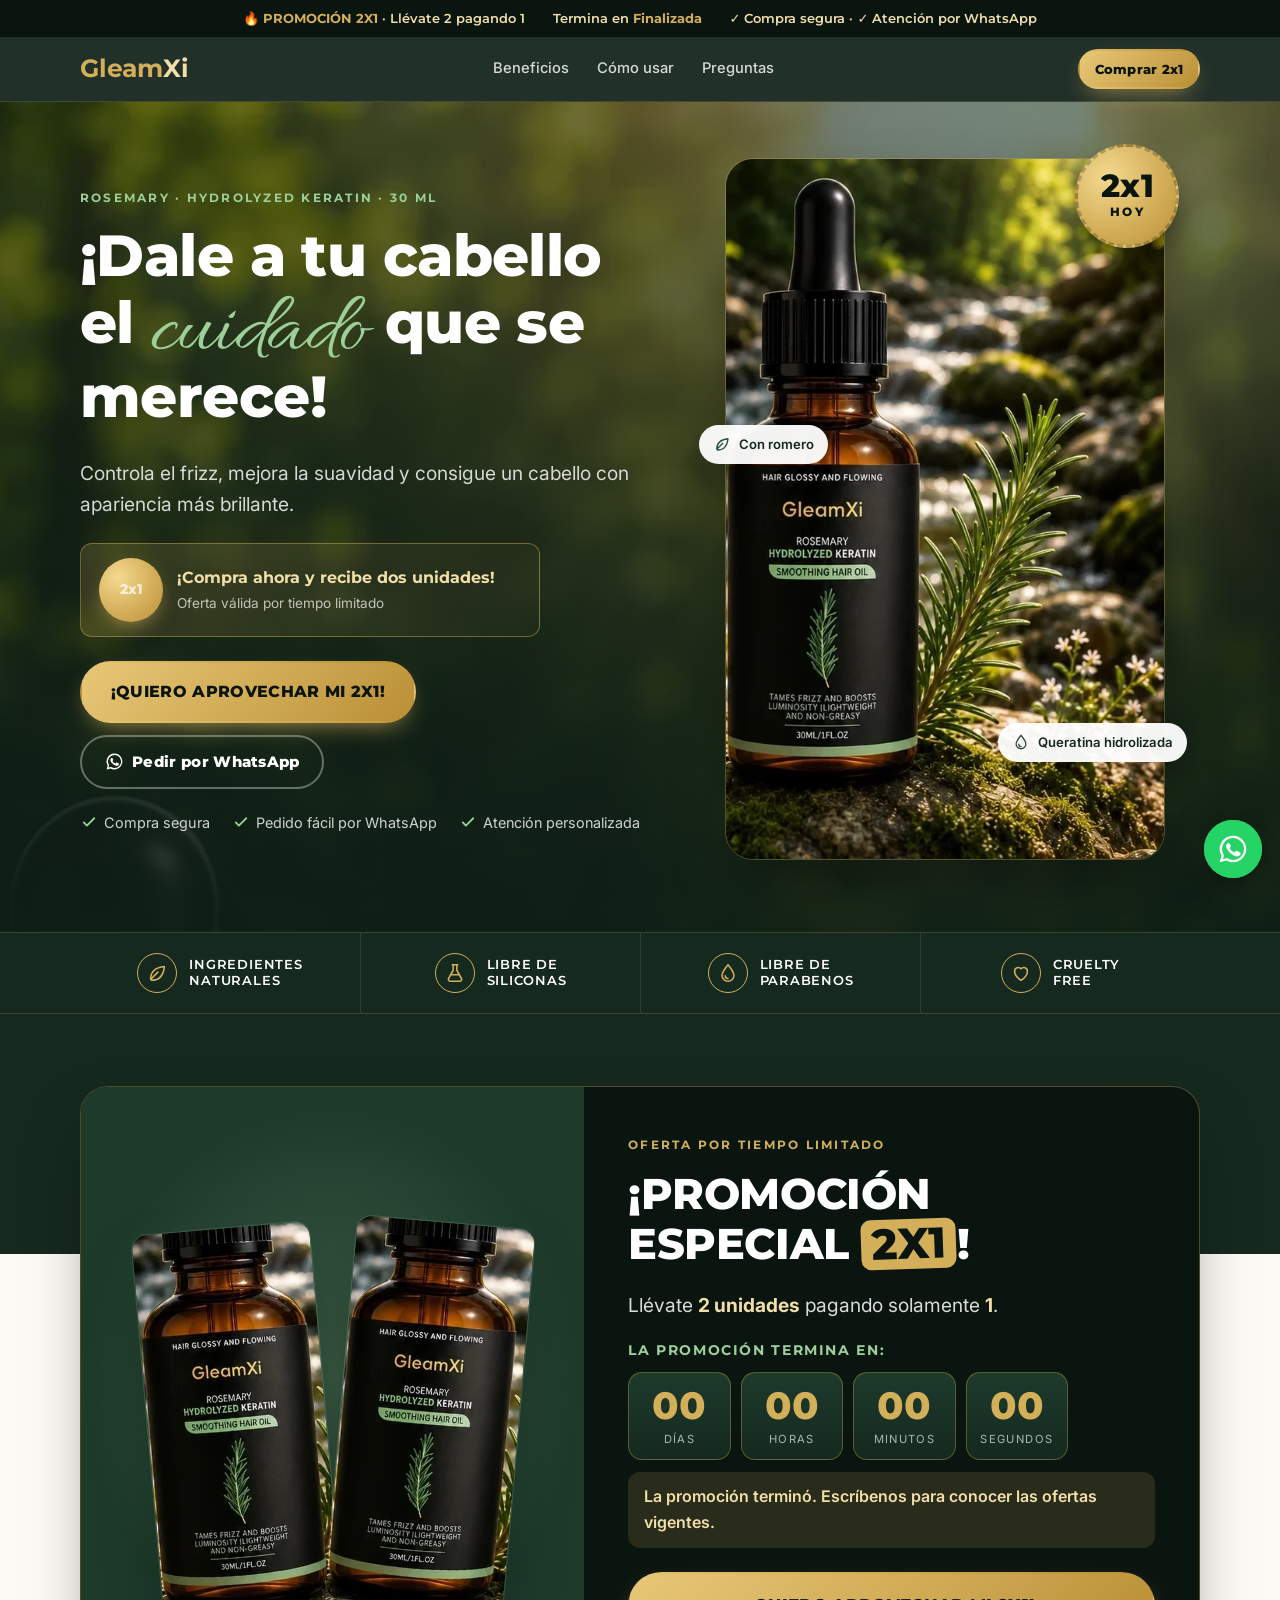
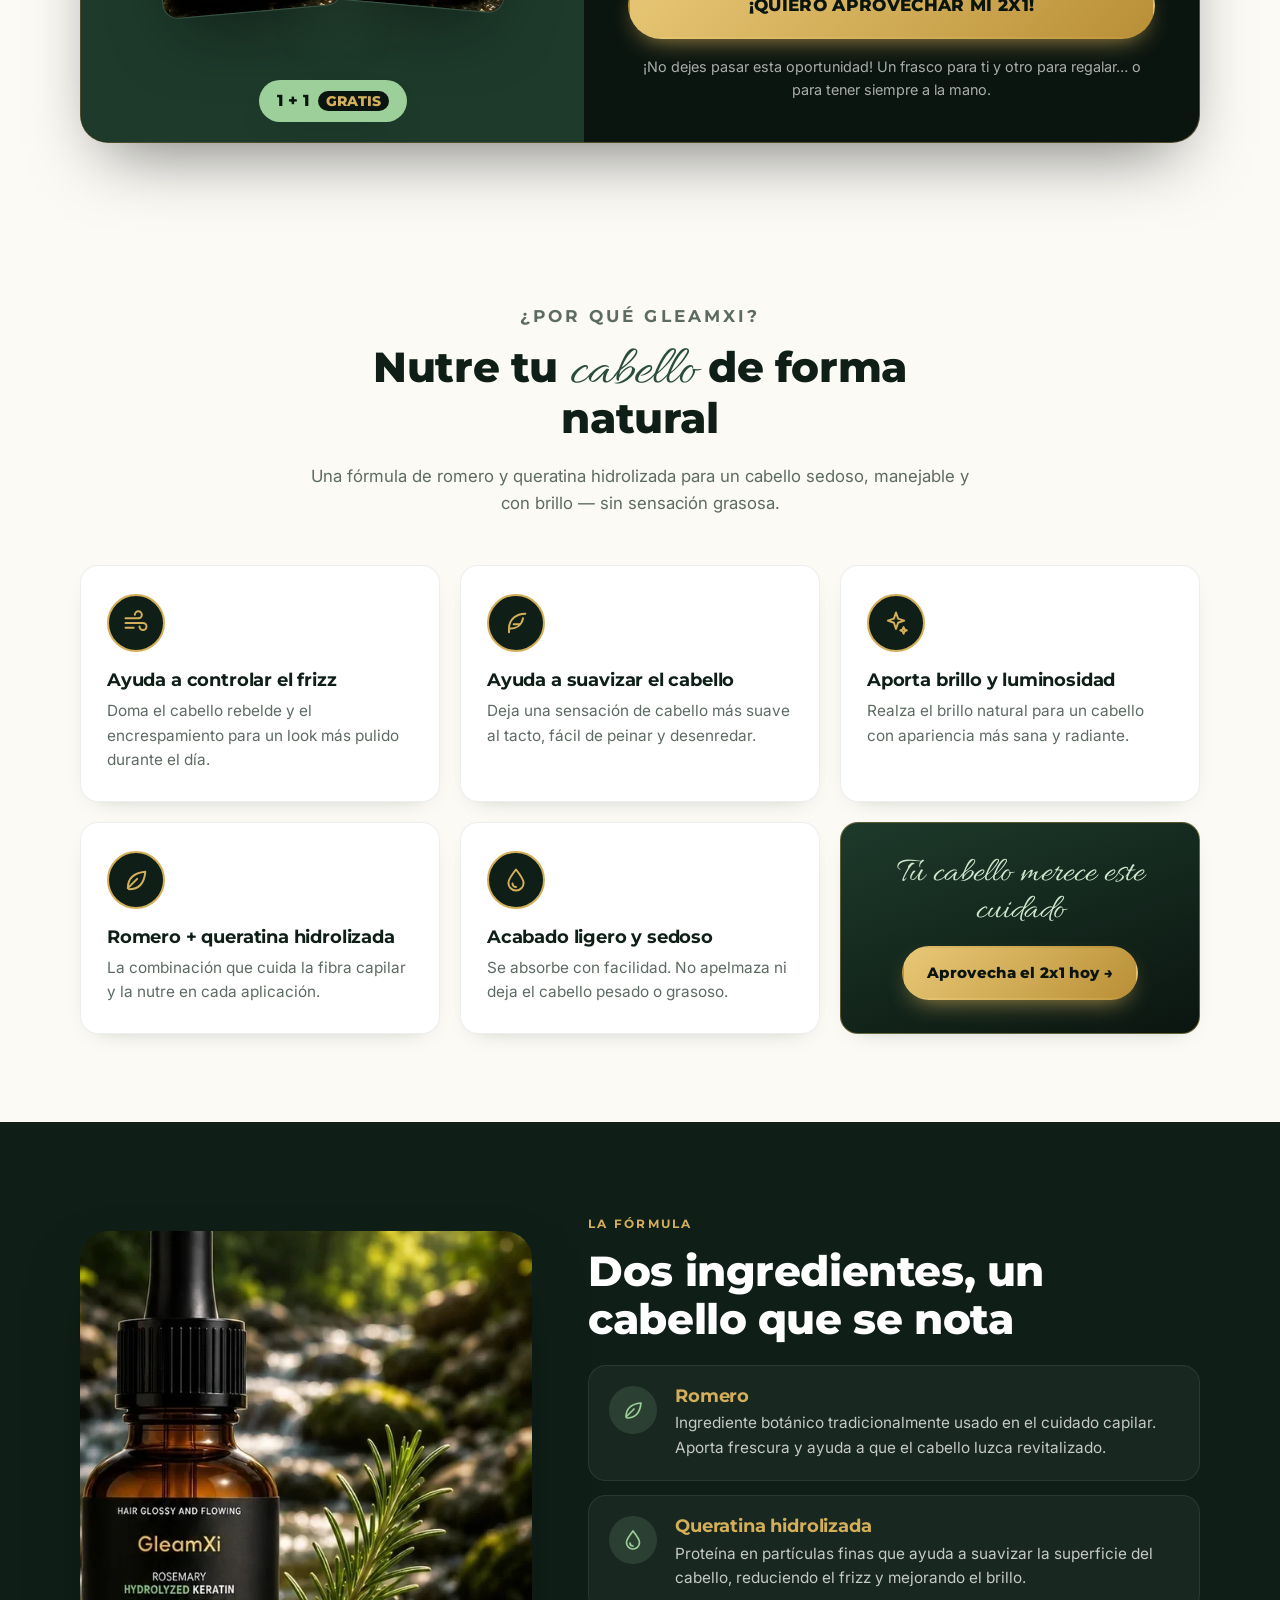
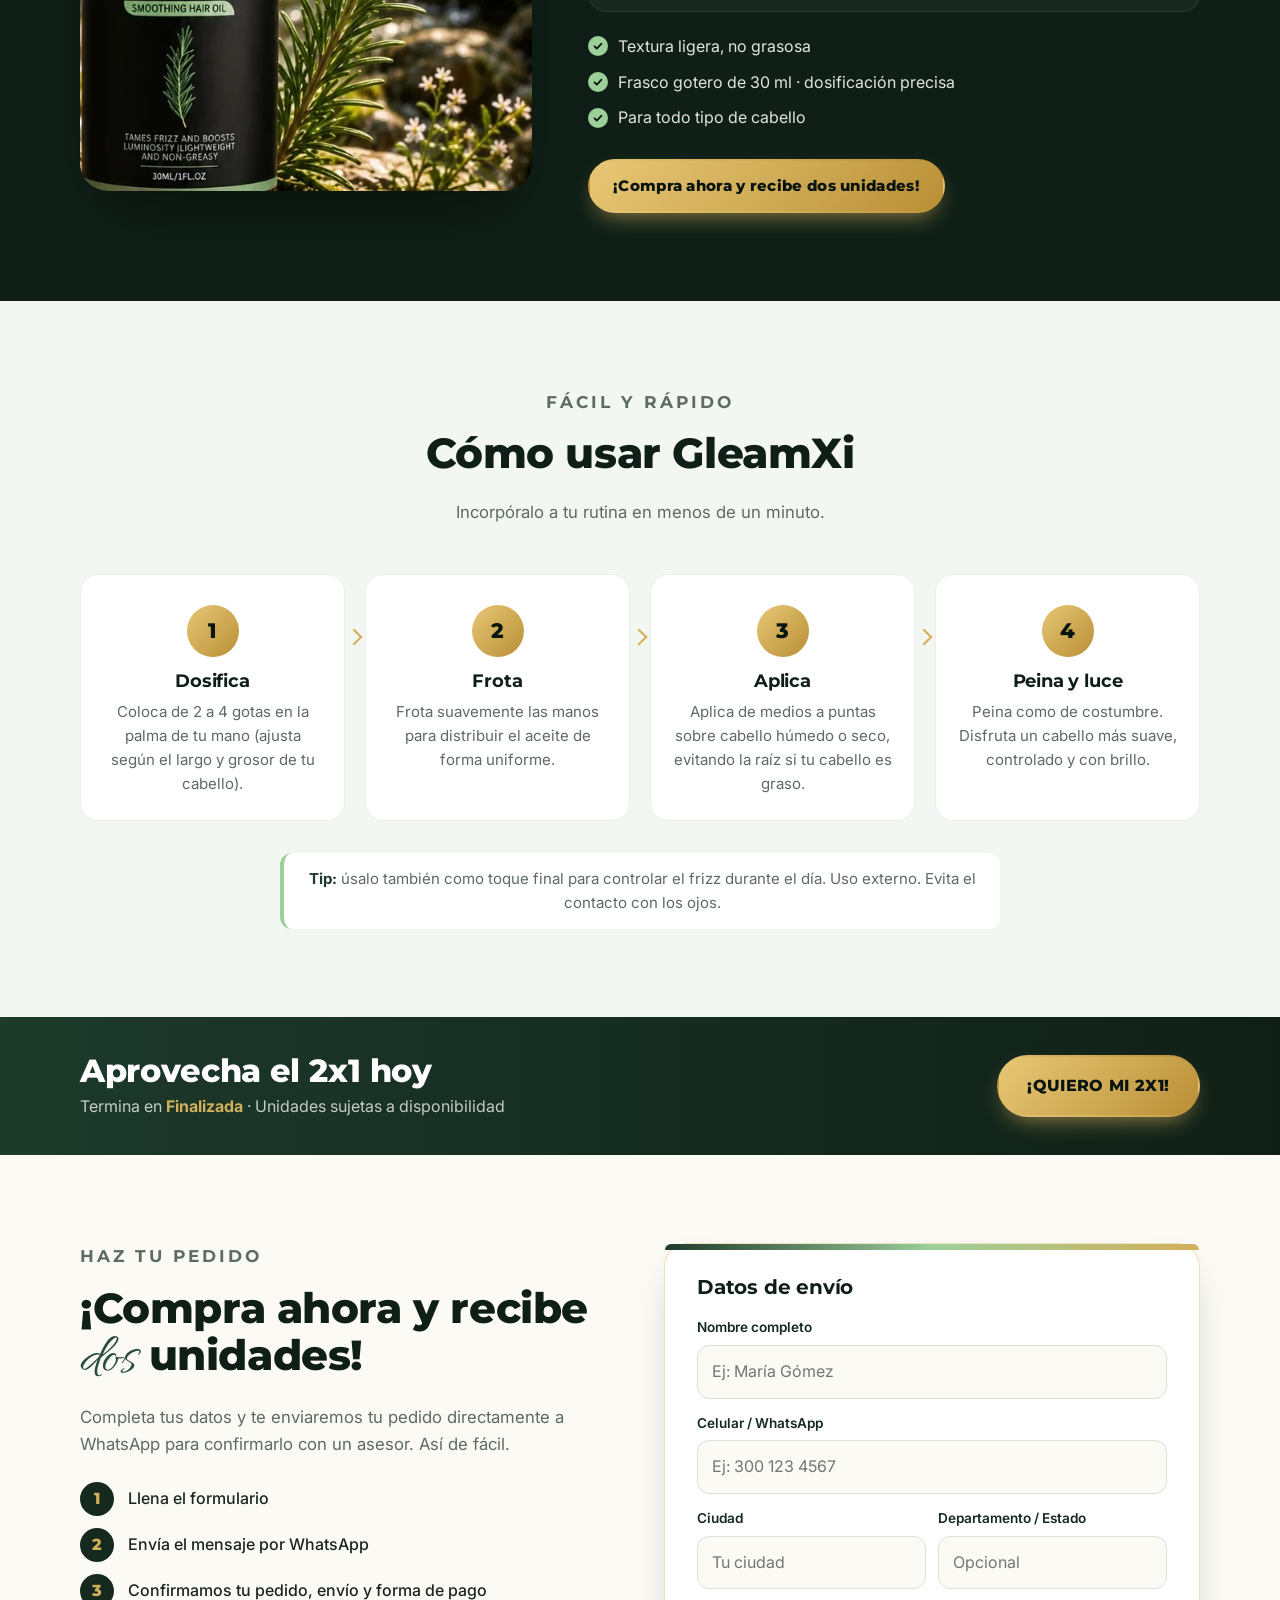
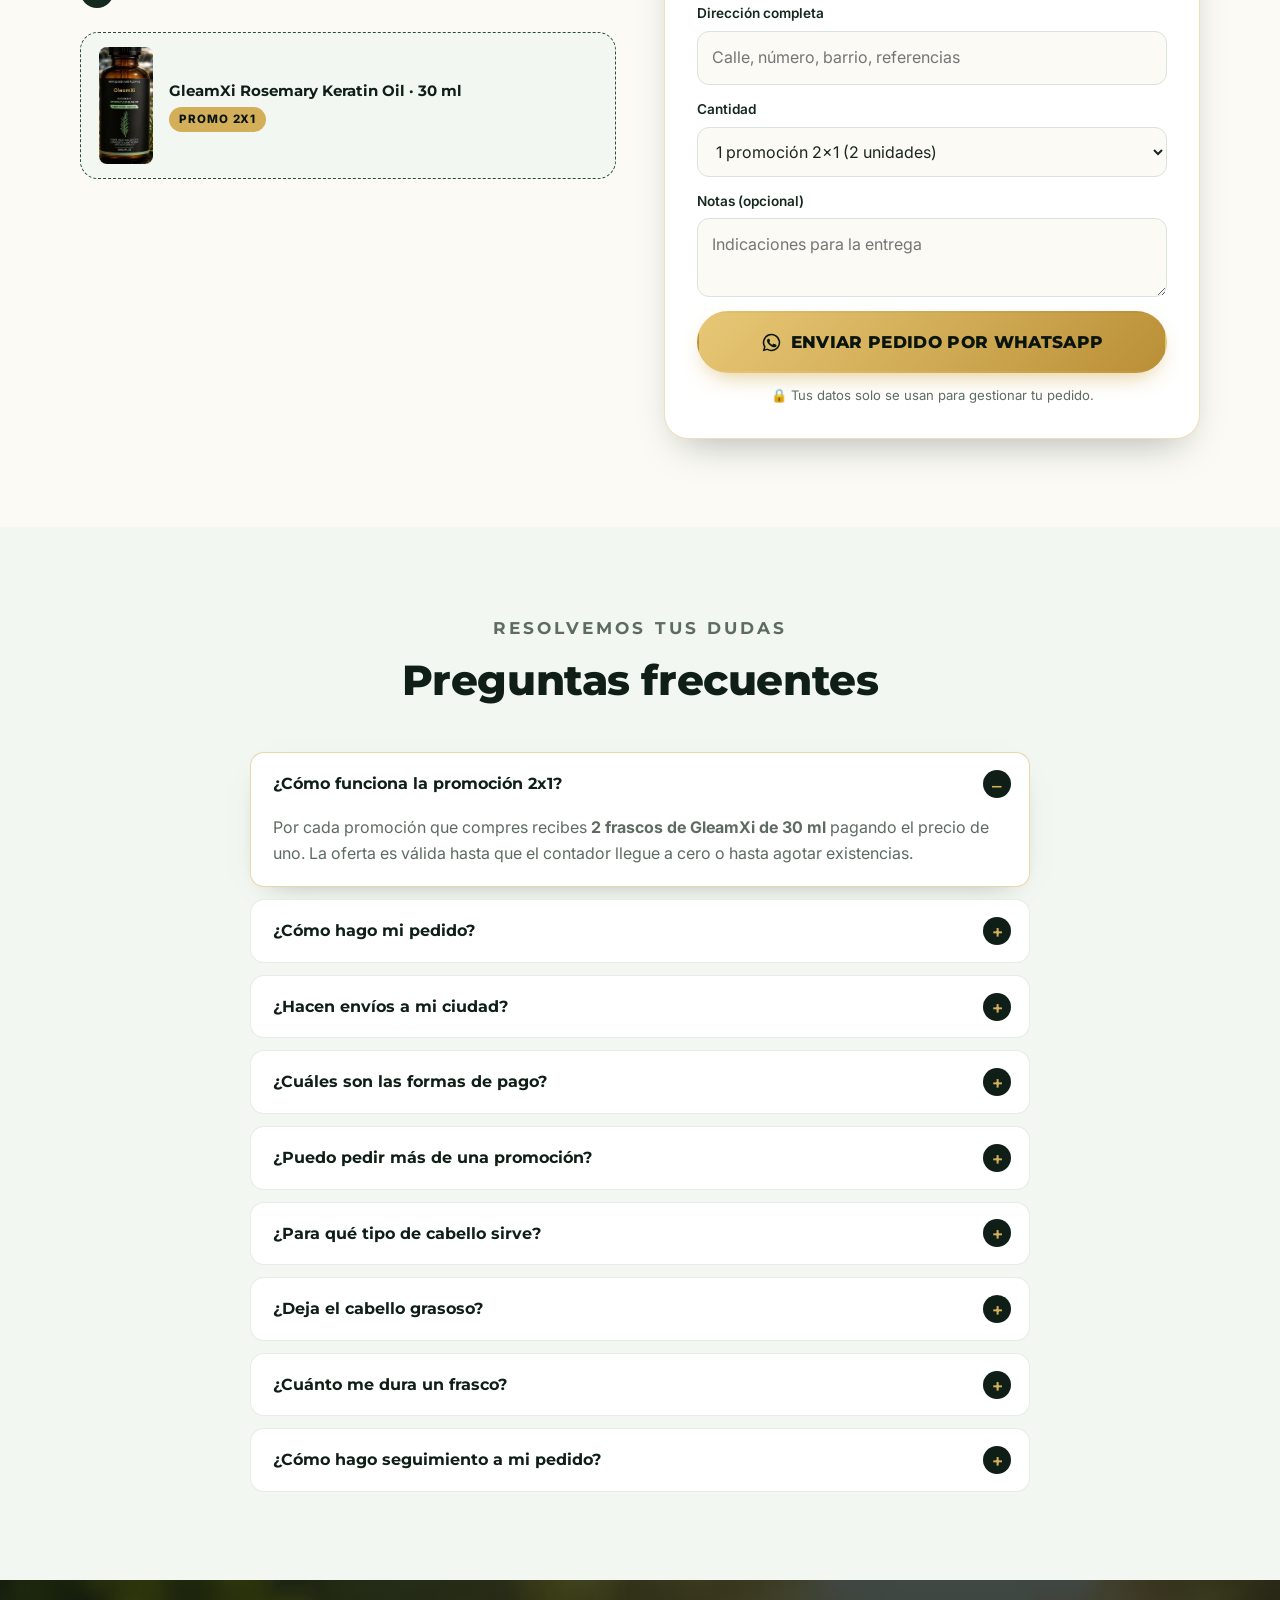
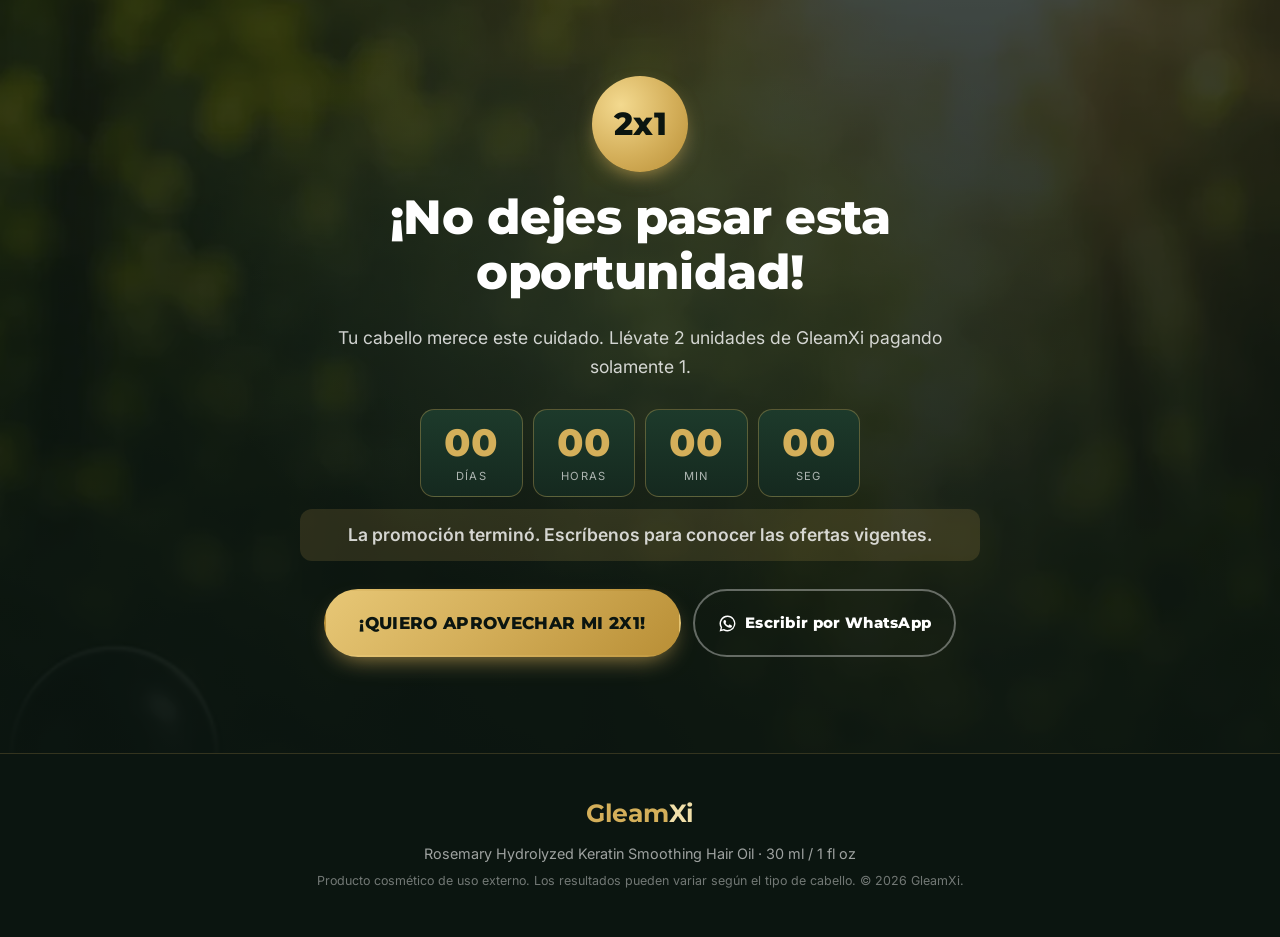
<file: index.html>
<!doctype html>
<html lang="es">
<head>
  <meta charset="utf-8">
  <meta name="viewport" content="width=device-width, initial-scale=1">
  <title>GleamXi · Aceite capilar de Romero y Queratina | Promoción 2x1</title>
  <meta name="description" content="GleamXi Rosemary Hydrolyzed Keratin Smoothing Hair Oil. Aceite capilar de 30 ml con romero y queratina hidrolizada. Controla el frizz y aporta brillo. ¡Promoción 2x1 por tiempo limitado!">
  <meta name="theme-color" content="#0f1f17">
  <meta property="og:type" content="product">
  <meta property="og:title" content="GleamXi · ¡Promoción 2x1! Aceite de Romero + Queratina">
  <meta property="og:description" content="Controla el frizz, mejora la suavidad y consigue un cabello con apariencia más brillante. Llévate 2 pagando 1.">
  <meta property="og:image" content="assets/img/og-image.jpg">
  <link rel="icon" href="data:image/svg+xml,%3Csvg xmlns='http://www.w3.org/2000/svg' viewBox='0 0 64 64'%3E%3Crect width='64' height='64' rx='14' fill='%230f1f17'/%3E%3Cpath d='M32 12c-8 10-12 18-12 25a12 12 0 0024 0c0-7-4-15-12-25z' fill='%23d4af5a'/%3E%3C/svg%3E">
  <link rel="preconnect" href="https://fonts.googleapis.com">
  <link rel="preconnect" href="https://fonts.gstatic.com" crossorigin>
  <link href="https://fonts.googleapis.com/css2?family=Allura&family=Montserrat:wght@500;600;700;800&family=Inter:wght@400;500;600&display=swap" rel="stylesheet">
  <link rel="preload" as="image" href="assets/img/gleamxi-producto.webp" type="image/webp">
  <link rel="stylesheet" href="assets/css/styles.css">
</head>
<body>

  <!-- ===== Barra de anuncio ===== -->
  <div class="announce" role="region" aria-label="Promoción">
    <div class="announce__track">
      <span>🔥 <strong>PROMOCIÓN 2X1</strong> · Llévate 2 pagando 1</span>
      <span class="announce__timer">Termina en <strong data-countdown-inline>--:--:--</strong></span>
      <span class="announce__hide-sm">✓ Compra segura · ✓ Atención por WhatsApp</span>
    </div>
  </div>

  <!-- ===== Header ===== -->
  <header class="header" id="top">
    <div class="container header__inner">
      <a href="#top" class="logo" aria-label="GleamXi inicio">Gleam<span>Xi</span></a>
      <nav class="nav" aria-label="Principal">
        <a href="#beneficios">Beneficios</a>
        <a href="#como-usar">Cómo usar</a>
        <a href="#preguntas">Preguntas</a>
      </nav>
      <a href="#pedido" class="btn btn--gold btn--sm">Comprar 2x1</a>
    </div>
  </header>

  <main>

    <!-- ===== 1. HERO ===== -->
    <section class="hero">
      <div class="hero__bg" aria-hidden="true"></div>
      <div class="container hero__grid">
        <div class="hero__copy">
          <p class="eyebrow reveal">Rosemary · Hydrolyzed Keratin · 30 ml</p>
          <h1 class="hero__title reveal">¡Dale a tu cabello el <span class="script">cuidado</span> que se merece!</h1>
          <p class="hero__sub reveal">Controla el frizz, mejora la suavidad y consigue un cabello con apariencia más brillante.</p>

          <div class="hero__promo reveal">
            <span class="badge-2x1">2x1</span>
            <div>
              <strong>¡Compra ahora y recibe dos unidades!</strong>
              <span>Oferta válida por tiempo limitado</span>
            </div>
          </div>

          <div class="hero__ctas reveal">
            <a href="#oferta" class="btn btn--gold btn--lg btn--pulse">¡QUIERO APROVECHAR MI 2X1!</a>
            <a href="#" class="btn btn--ghost" data-whatsapp="Hola, quiero información sobre el aceite GleamXi y la promoción 2x1.">
              <svg class="ico" viewBox="0 0 24 24" aria-hidden="true"><use href="#i-wa"/></svg> Pedir por WhatsApp
            </a>
          </div>

          <ul class="trust reveal">
            <li><svg viewBox="0 0 24 24"><use href="#i-check"/></svg>Compra segura</li>
            <li><svg viewBox="0 0 24 24"><use href="#i-check"/></svg>Pedido fácil por WhatsApp</li>
            <li><svg viewBox="0 0 24 24"><use href="#i-check"/></svg>Atención personalizada</li>
          </ul>
        </div>

        <div class="hero__media reveal">
          <div class="hero__frame">
            <picture>
              <source srcset="assets/img/gleamxi-producto.webp" type="image/webp">
              <img src="assets/img/gleamxi-producto.jpg" alt="Frasco gotero de GleamXi Rosemary Hydrolyzed Keratin Smoothing Hair Oil de 30 ml junto a una rama de romero" width="564" height="900" fetchpriority="high">
            </picture>
            <div class="sticker" aria-hidden="true"><b>2x1</b><span>HOY</span></div>
            <div class="chip chip--a"><svg viewBox="0 0 24 24"><use href="#i-leaf"/></svg> Con romero</div>
            <div class="chip chip--b"><svg viewBox="0 0 24 24"><use href="#i-drop"/></svg> Queratina hidrolizada</div>
          </div>
        </div>
      </div>
    </section>

    <!-- ===== Franja de sellos ===== -->
    <section class="seals" aria-label="Características">
      <div class="container seals__grid">
        <div class="seal"><svg viewBox="0 0 24 24"><use href="#i-leaf"/></svg><span>Ingredientes<br>naturales</span></div>
        <div class="seal"><svg viewBox="0 0 24 24"><use href="#i-flask"/></svg><span>Libre de<br>siliconas</span></div>
        <div class="seal"><svg viewBox="0 0 24 24"><use href="#i-drop"/></svg><span>Libre de<br>parabenos</span></div>
        <div class="seal"><svg viewBox="0 0 24 24"><use href="#i-heart"/></svg><span>Cruelty<br>free</span></div>
      </div>
    </section>

    <!-- ===== 2 + 3. PROMOCIÓN 2X1 + TEMPORIZADOR ===== -->
    <section class="offer" id="oferta">
      <div class="container">
        <div class="offer__card reveal">
          <div class="offer__media">
            <div class="duo" aria-hidden="true">
              <img src="assets/img/gleamxi-detalle.webp" alt="" width="264" height="570" loading="lazy">
              <img src="assets/img/gleamxi-detalle.webp" alt="" width="264" height="570" loading="lazy">
            </div>
            <span class="duo__plus">1 + 1 <em>GRATIS</em></span>
          </div>

          <div class="offer__body">
            <p class="eyebrow eyebrow--gold">Oferta por tiempo limitado</p>
            <h2 class="offer__title">¡PROMOCIÓN ESPECIAL <span>2X1</span>!</h2>
            <p class="offer__lead">Llévate <strong>2 unidades</strong> pagando solamente <strong>1</strong>.</p>

            <div class="price" data-price hidden>
              <span class="price__old" data-price-old></span>
              <span class="price__new" data-price-new></span>
              <span class="price__save" data-price-save></span>
            </div>

            <div class="countdown" data-countdown aria-live="polite">
              <p class="countdown__label">La promoción termina en:</p>
              <div class="countdown__grid">
                <div class="cd"><span data-cd="d">00</span><small>Días</small></div>
                <div class="cd"><span data-cd="h">00</span><small>Horas</small></div>
                <div class="cd"><span data-cd="m">00</span><small>Minutos</small></div>
                <div class="cd"><span data-cd="s">00</span><small>Segundos</small></div>
              </div>
              <p class="countdown__ended" data-cd-ended hidden></p>
            </div>

            <a href="#pedido" class="btn btn--gold btn--xl btn--pulse btn--block">¡QUIERO APROVECHAR MI 2X1!</a>
            <p class="offer__note">¡No dejes pasar esta oportunidad! Un frasco para ti y otro para regalar… o para tener siempre a la mano.</p>
          </div>
        </div>
      </div>
    </section>

    <!-- ===== 4. BENEFICIOS ===== -->
    <section class="section" id="beneficios">
      <div class="container">
        <header class="section__head reveal">
          <p class="eyebrow">¿Por qué GleamXi?</p>
          <h2>Nutre tu <span class="script">cabello</span> de forma natural</h2>
          <p>Una fórmula de romero y queratina hidrolizada para un cabello sedoso, manejable y con brillo — sin sensación grasosa.</p>
        </header>

        <div class="benefits">
          <article class="benefit reveal">
            <div class="benefit__icon"><svg viewBox="0 0 24 24"><use href="#i-wind"/></svg></div>
            <h3>Ayuda a controlar el frizz</h3>
            <p>Doma el cabello rebelde y el encrespamiento para un look más pulido durante el día.</p>
          </article>
          <article class="benefit reveal">
            <div class="benefit__icon"><svg viewBox="0 0 24 24"><use href="#i-feather"/></svg></div>
            <h3>Ayuda a suavizar el cabello</h3>
            <p>Deja una sensación de cabello más suave al tacto, fácil de peinar y desenredar.</p>
          </article>
          <article class="benefit reveal">
            <div class="benefit__icon"><svg viewBox="0 0 24 24"><use href="#i-spark"/></svg></div>
            <h3>Aporta brillo y luminosidad</h3>
            <p>Realza el brillo natural para un cabello con apariencia más sana y radiante.</p>
          </article>
          <article class="benefit reveal">
            <div class="benefit__icon"><svg viewBox="0 0 24 24"><use href="#i-leaf"/></svg></div>
            <h3>Romero + queratina hidrolizada</h3>
            <p>La combinación que cuida la fibra capilar y la nutre en cada aplicación.</p>
          </article>
          <article class="benefit reveal">
            <div class="benefit__icon"><svg viewBox="0 0 24 24"><use href="#i-drop"/></svg></div>
            <h3>Acabado ligero y sedoso</h3>
            <p>Se absorbe con facilidad. No apelmaza ni deja el cabello pesado o grasoso.</p>
          </article>
          <a href="#pedido" class="benefit benefit--cta reveal">
            <p class="script">Tu cabello merece este cuidado</p>
            <span class="btn btn--gold">Aprovecha el 2x1 hoy →</span>
          </a>
        </div>
      </div>
    </section>

    <!-- ===== Fórmula ===== -->
    <section class="formula">
      <div class="container formula__grid">
        <div class="formula__media reveal">
          <picture>
            <source srcset="assets/img/gleamxi-producto.webp" type="image/webp">
            <img src="assets/img/gleamxi-producto.jpg" alt="Aceite GleamXi sobre una roca con musgo junto a un arroyo" width="564" height="900" loading="lazy">
          </picture>
        </div>
        <div class="formula__copy">
          <p class="eyebrow eyebrow--gold reveal">La fórmula</p>
          <h2 class="reveal">Dos ingredientes, un cabello que se nota</h2>
          <div class="ingredient reveal">
            <div class="ingredient__icon"><svg viewBox="0 0 24 24"><use href="#i-leaf"/></svg></div>
            <div>
              <h3>Romero</h3>
              <p>Ingrediente botánico tradicionalmente usado en el cuidado capilar. Aporta frescura y ayuda a que el cabello luzca revitalizado.</p>
            </div>
          </div>
          <div class="ingredient reveal">
            <div class="ingredient__icon"><svg viewBox="0 0 24 24"><use href="#i-drop"/></svg></div>
            <div>
              <h3>Queratina hidrolizada</h3>
              <p>Proteína en partículas finas que ayuda a suavizar la superficie del cabello, reduciendo el frizz y mejorando el brillo.</p>
            </div>
          </div>
          <ul class="checks reveal">
            <li>Textura ligera, no grasosa</li>
            <li>Frasco gotero de 30 ml · dosificación precisa</li>
            <li>Para todo tipo de cabello</li>
          </ul>
          <a href="#oferta" class="btn btn--gold reveal">¡Compra ahora y recibe dos unidades!</a>
        </div>
      </div>
    </section>

    <!-- ===== 5a. CÓMO USAR ===== -->
    <section class="section section--soft" id="como-usar">
      <div class="container">
        <header class="section__head reveal">
          <p class="eyebrow">Fácil y rápido</p>
          <h2>Cómo usar GleamXi</h2>
          <p>Incorpóralo a tu rutina en menos de un minuto.</p>
        </header>
        <ol class="steps">
          <li class="step reveal">
            <span class="step__n">1</span>
            <h3>Dosifica</h3>
            <p>Coloca de 2 a 4 gotas en la palma de tu mano (ajusta según el largo y grosor de tu cabello).</p>
          </li>
          <li class="step reveal">
            <span class="step__n">2</span>
            <h3>Frota</h3>
            <p>Frota suavemente las manos para distribuir el aceite de forma uniforme.</p>
          </li>
          <li class="step reveal">
            <span class="step__n">3</span>
            <h3>Aplica</h3>
            <p>Aplica de medios a puntas sobre cabello húmedo o seco, evitando la raíz si tu cabello es graso.</p>
          </li>
          <li class="step reveal">
            <span class="step__n">4</span>
            <h3>Peina y luce</h3>
            <p>Peina como de costumbre. Disfruta un cabello más suave, controlado y con brillo.</p>
          </li>
        </ol>
        <p class="tip reveal"><strong>Tip:</strong> úsalo también como toque final para controlar el frizz durante el día. Uso externo. Evita el contacto con los ojos.</p>
      </div>
    </section>

    <!-- ===== Banner CTA ===== -->
    <section class="banner">
      <div class="container banner__inner reveal">
        <div>
          <h2>Aprovecha el 2x1 hoy</h2>
          <p>Termina en <strong data-countdown-inline>--:--:--</strong> · Unidades sujetas a disponibilidad</p>
        </div>
        <a href="#pedido" class="btn btn--gold btn--lg">¡QUIERO MI 2X1!</a>
      </div>
    </section>

    <!-- ===== 6. FORMULARIO DE PEDIDO (WhatsApp) ===== -->
    <section class="section" id="pedido">
      <div class="container order">
        <div class="order__info reveal">
          <p class="eyebrow">Haz tu pedido</p>
          <h2>¡Compra ahora y recibe <span class="script">dos</span> unidades!</h2>
          <p>Completa tus datos y te enviaremos tu pedido directamente a WhatsApp para confirmarlo con un asesor. Así de fácil.</p>
          <ul class="order__steps">
            <li><span>1</span>Llena el formulario</li>
            <li><span>2</span>Envía el mensaje por WhatsApp</li>
            <li><span>3</span>Confirmamos tu pedido, envío y forma de pago</li>
          </ul>
          <div class="mini-offer">
            <img src="assets/img/gleamxi-detalle.webp" alt="" width="66" height="142" loading="lazy">
            <div>
              <strong>GleamXi Rosemary Keratin Oil · 30 ml</strong>
              <span class="mini-offer__tag">PROMO 2X1</span>
              <span class="mini-offer__price" data-mini-price></span>
            </div>
          </div>
        </div>

        <form class="order__form reveal" id="orderForm" novalidate>
          <h3>Datos de envío</h3>
          <label>Nombre completo
            <input type="text" name="nombre" autocomplete="name" required placeholder="Ej: María Gómez">
          </label>
          <label>Celular / WhatsApp
            <input type="tel" name="telefono" autocomplete="tel" inputmode="tel" required placeholder="Ej: 300 123 4567">
          </label>
          <div class="row">
            <label>Ciudad
              <input type="text" name="ciudad" autocomplete="address-level2" required placeholder="Tu ciudad">
            </label>
            <label>Departamento / Estado
              <input type="text" name="region" autocomplete="address-level1" placeholder="Opcional">
            </label>
          </div>
          <label>Dirección completa
            <input type="text" name="direccion" autocomplete="street-address" required placeholder="Calle, número, barrio, referencias">
          </label>
          <label>Cantidad
            <select name="cantidad">
              <option value="1">1 promoción 2x1 (2 unidades)</option>
              <option value="2">2 promociones 2x1 (4 unidades)</option>
              <option value="3">3 promociones 2x1 (6 unidades)</option>
            </select>
          </label>
          <label>Notas (opcional)
            <textarea name="notas" rows="2" placeholder="Indicaciones para la entrega"></textarea>
          </label>
          <p class="form__error" id="formError" role="alert" hidden>Por favor completa los campos obligatorios.</p>
          <button type="submit" class="btn btn--gold btn--xl btn--block btn--pulse">
            <svg class="ico" viewBox="0 0 24 24" aria-hidden="true"><use href="#i-wa"/></svg> ENVIAR PEDIDO POR WHATSAPP
          </button>
          <p class="form__legal">🔒 Tus datos solo se usan para gestionar tu pedido.</p>
        </form>
      </div>
    </section>

    <!-- ===== 5b. PREGUNTAS FRECUENTES ===== -->
    <section class="section section--soft" id="preguntas">
      <div class="container container--narrow">
        <header class="section__head reveal">
          <p class="eyebrow">Resolvemos tus dudas</p>
          <h2>Preguntas frecuentes</h2>
        </header>

        <div class="faq">
          <details class="reveal" open>
            <summary>¿Cómo funciona la promoción 2x1?</summary>
            <p>Por cada promoción que compres recibes <strong>2 frascos de GleamXi de 30 ml</strong> pagando el precio de uno. La oferta es válida hasta que el contador llegue a cero o hasta agotar existencias.</p>
          </details>
          <details class="reveal">
            <summary>¿Cómo hago mi pedido?</summary>
            <p>Presiona cualquier botón de compra, completa el formulario y envía el mensaje por WhatsApp. Un asesor confirmará tu pedido, la dirección de entrega y la forma de pago.</p>
          </details>
          <details class="reveal">
            <summary>¿Hacen envíos a mi ciudad?</summary>
            <p>Escríbenos con tu ciudad y te confirmamos la cobertura. El tiempo y costo de envío dependen de tu ubicación y te los informamos antes de confirmar el pedido.</p>
          </details>
          <details class="reveal">
            <summary>¿Cuáles son las formas de pago?</summary>
            <p>Te indicamos las formas de pago disponibles al confirmar tu pedido por WhatsApp. No te pedimos datos de tarjeta en esta página.</p>
          </details>
          <details class="reveal">
            <summary>¿Puedo pedir más de una promoción?</summary>
            <p>¡Sí! En el formulario puedes elegir 1, 2 o 3 promociones 2x1. Si necesitas más unidades, cuéntanos por WhatsApp.</p>
          </details>
          <details class="reveal">
            <summary>¿Para qué tipo de cabello sirve?</summary>
            <p>Es apto para todo tipo de cabello: liso, ondulado, rizado, teñido o con tendencia al frizz. Ajusta la cantidad de gotas según el largo y grosor.</p>
          </details>
          <details class="reveal">
            <summary>¿Deja el cabello grasoso?</summary>
            <p>No. Es una fórmula de acabado ligero y sedoso. Recomendamos empezar con pocas gotas y aplicar de medios a puntas.</p>
          </details>
          <details class="reveal">
            <summary>¿Cuánto me dura un frasco?</summary>
            <p>Depende de la frecuencia de uso y del largo del cabello. Al usar solo unas gotas por aplicación, cada frasco de 30 ml rinde para muchas aplicaciones.</p>
          </details>
          <details class="reveal">
            <summary>¿Cómo hago seguimiento a mi pedido?</summary>
            <p>Una vez despachado, te compartimos la información de seguimiento por WhatsApp. Puedes escribirnos en cualquier momento.</p>
          </details>
        </div>
      </div>
    </section>

    <!-- ===== CTA FINAL ===== -->
    <section class="final">
      <div class="final__bg" aria-hidden="true"></div>
      <div class="container final__inner reveal">
        <span class="badge-2x1 badge-2x1--lg">2x1</span>
        <h2>¡No dejes pasar esta oportunidad!</h2>
        <p>Tu cabello merece este cuidado. Llévate 2 unidades de GleamXi pagando solamente 1.</p>
        <div class="countdown countdown--light" data-countdown>
          <div class="countdown__grid">
            <div class="cd"><span data-cd="d">00</span><small>Días</small></div>
            <div class="cd"><span data-cd="h">00</span><small>Horas</small></div>
            <div class="cd"><span data-cd="m">00</span><small>Min</small></div>
            <div class="cd"><span data-cd="s">00</span><small>Seg</small></div>
          </div>
          <p class="countdown__ended" data-cd-ended hidden></p>
        </div>
        <div class="final__ctas">
          <a href="#pedido" class="btn btn--gold btn--xl btn--pulse">¡QUIERO APROVECHAR MI 2X1!</a>
          <a href="#" class="btn btn--ghost" data-whatsapp="Hola, quiero aprovechar la promoción 2x1 del aceite GleamXi.">
            <svg class="ico" viewBox="0 0 24 24" aria-hidden="true"><use href="#i-wa"/></svg> Escribir por WhatsApp
          </a>
        </div>
      </div>
    </section>
  </main>

  <footer class="footer">
    <div class="container footer__inner">
      <a href="#top" class="logo">Gleam<span>Xi</span></a>
      <p>Rosemary Hydrolyzed Keratin Smoothing Hair Oil · 30 ml / 1 fl oz</p>
      <p class="footer__small">Producto cosmético de uso externo. Los resultados pueden variar según el tipo de cabello. © <span data-year></span> GleamXi.</p>
    </div>
  </footer>

  <!-- Botón flotante WhatsApp -->
  <a href="#" class="wa-float" data-whatsapp="Hola, tengo una pregunta sobre el aceite GleamXi." aria-label="Escríbenos por WhatsApp">
    <svg viewBox="0 0 24 24" aria-hidden="true"><use href="#i-wa"/></svg>
  </a>

  <!-- Barra de compra fija (móvil) -->
  <div class="buybar" id="buybar">
    <div class="buybar__info">
      <strong>Promo 2x1</strong>
      <span data-countdown-inline>--:--:--</span>
    </div>
    <a href="#pedido" class="btn btn--gold">¡QUIERO MI 2X1!</a>
  </div>

  <!-- ===== Iconos SVG ===== -->
  <svg width="0" height="0" style="position:absolute" aria-hidden="true">
    <symbol id="i-check" viewBox="0 0 24 24"><path fill="none" stroke="currentColor" stroke-width="2.4" stroke-linecap="round" stroke-linejoin="round" d="M5 12.5l4.2 4.2L19 7"/></symbol>
    <symbol id="i-leaf" viewBox="0 0 24 24"><path fill="none" stroke="currentColor" stroke-width="1.7" stroke-linecap="round" stroke-linejoin="round" d="M5 19c0-8 5-13 15-14-1 10-6 15-14 15M5 19l8-8"/></symbol>
    <symbol id="i-drop" viewBox="0 0 24 24"><path fill="none" stroke="currentColor" stroke-width="1.7" stroke-linejoin="round" d="M12 3c-4 5-6.5 8.6-6.5 11.5a6.5 6.5 0 0013 0C18.5 11.6 16 8 12 3z"/><path fill="none" stroke="currentColor" stroke-width="1.7" stroke-linecap="round" d="M9 15a3 3 0 003 3"/></symbol>
    <symbol id="i-flask" viewBox="0 0 24 24"><path fill="none" stroke="currentColor" stroke-width="1.7" stroke-linecap="round" stroke-linejoin="round" d="M9 3h6M10 3v6l-5 9a2 2 0 001.8 3h10.4a2 2 0 001.8-3l-5-9V3M7.5 14h9"/></symbol>
    <symbol id="i-heart" viewBox="0 0 24 24"><path fill="none" stroke="currentColor" stroke-width="1.7" stroke-linejoin="round" d="M12 20s-7-4.4-7-10a4 4 0 017-2.6A4 4 0 0119 10c0 5.6-7 10-7 10z"/></symbol>
    <symbol id="i-spark" viewBox="0 0 24 24"><path fill="none" stroke="currentColor" stroke-width="1.7" stroke-linejoin="round" d="M12 3l1.8 5.2L19 10l-5.2 1.8L12 17l-1.8-5.2L5 10l5.2-1.8zM18.5 15.5l.8 2 2 .8-2 .8-.8 2-.8-2-2-.8 2-.8z"/></symbol>
    <symbol id="i-wind" viewBox="0 0 24 24"><path fill="none" stroke="currentColor" stroke-width="1.7" stroke-linecap="round" d="M3 8h11a3 3 0 10-3-3M3 12h15a3 3 0 11-3 3M3 16h7"/></symbol>
    <symbol id="i-feather" viewBox="0 0 24 24"><path fill="none" stroke="currentColor" stroke-width="1.7" stroke-linecap="round" stroke-linejoin="round" d="M20 4C12 4 6 9 6 17v3M6 17c6 0 11-3 12-9M10 13h5"/></symbol>
    <symbol id="i-wa" viewBox="0 0 24 24"><path fill="currentColor" d="M12 2a10 10 0 00-8.6 15.1L2 22l5-1.3A10 10 0 1012 2zm0 18.2a8.2 8.2 0 01-4.2-1.2l-.3-.2-3 .8.8-2.9-.2-.3A8.2 8.2 0 1112 20.2zm4.5-6.1c-.2-.1-1.5-.7-1.7-.8s-.4-.1-.6.1-.7.8-.8 1-.3.2-.5.1a6.7 6.7 0 01-3.3-2.9c-.3-.4.3-.4.7-1.4.1-.2 0-.3 0-.4l-.8-1.8c-.2-.5-.4-.4-.6-.4h-.5a1 1 0 00-.7.3 3 3 0 00-.9 2.2 5.2 5.2 0 001.1 2.7 11.9 11.9 0 004.6 4c1.7.7 2.4.8 3.2.7a2.8 2.8 0 001.8-1.3 2.3 2.3 0 00.2-1.3c-.1-.1-.3-.2-.5-.3z"/></symbol>
  </svg>

  <script src="assets/js/config.js"></script>
  <script src="assets/js/main.js"></script>
</body>
</html>
</file>
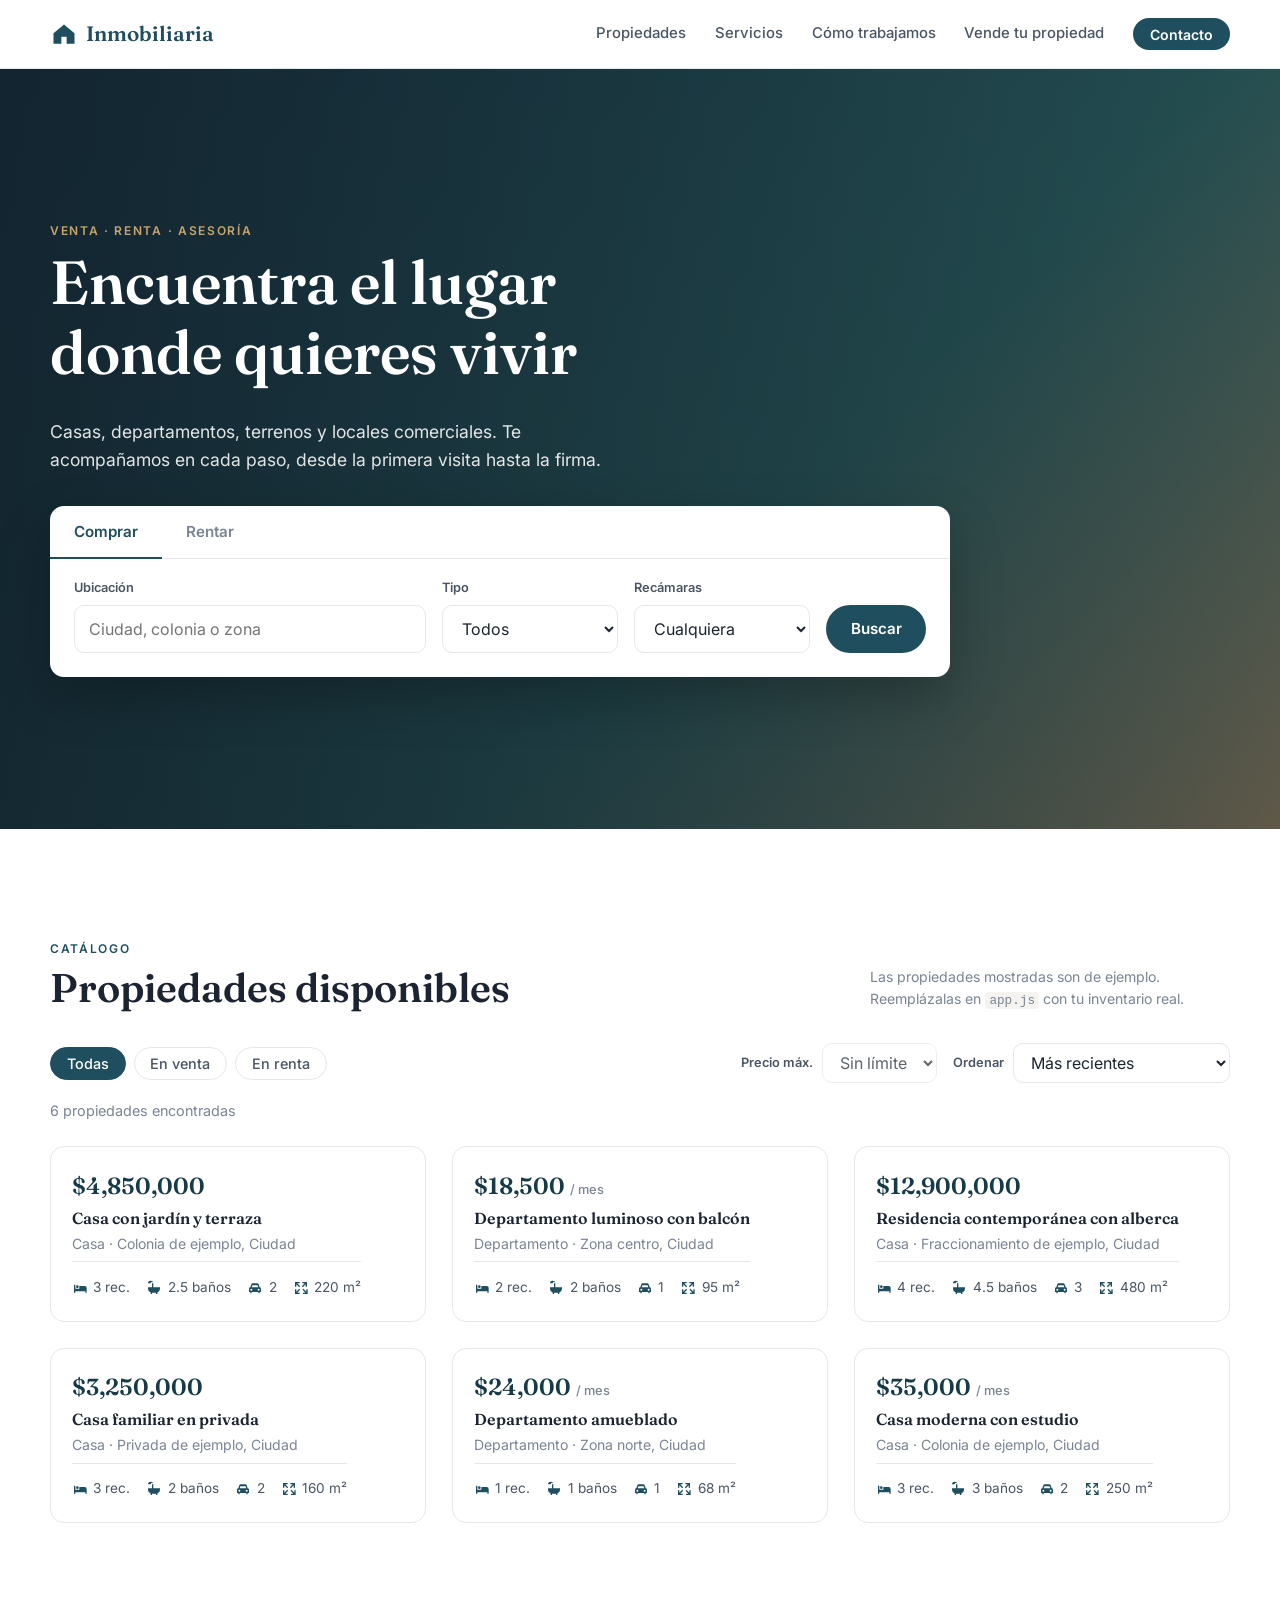
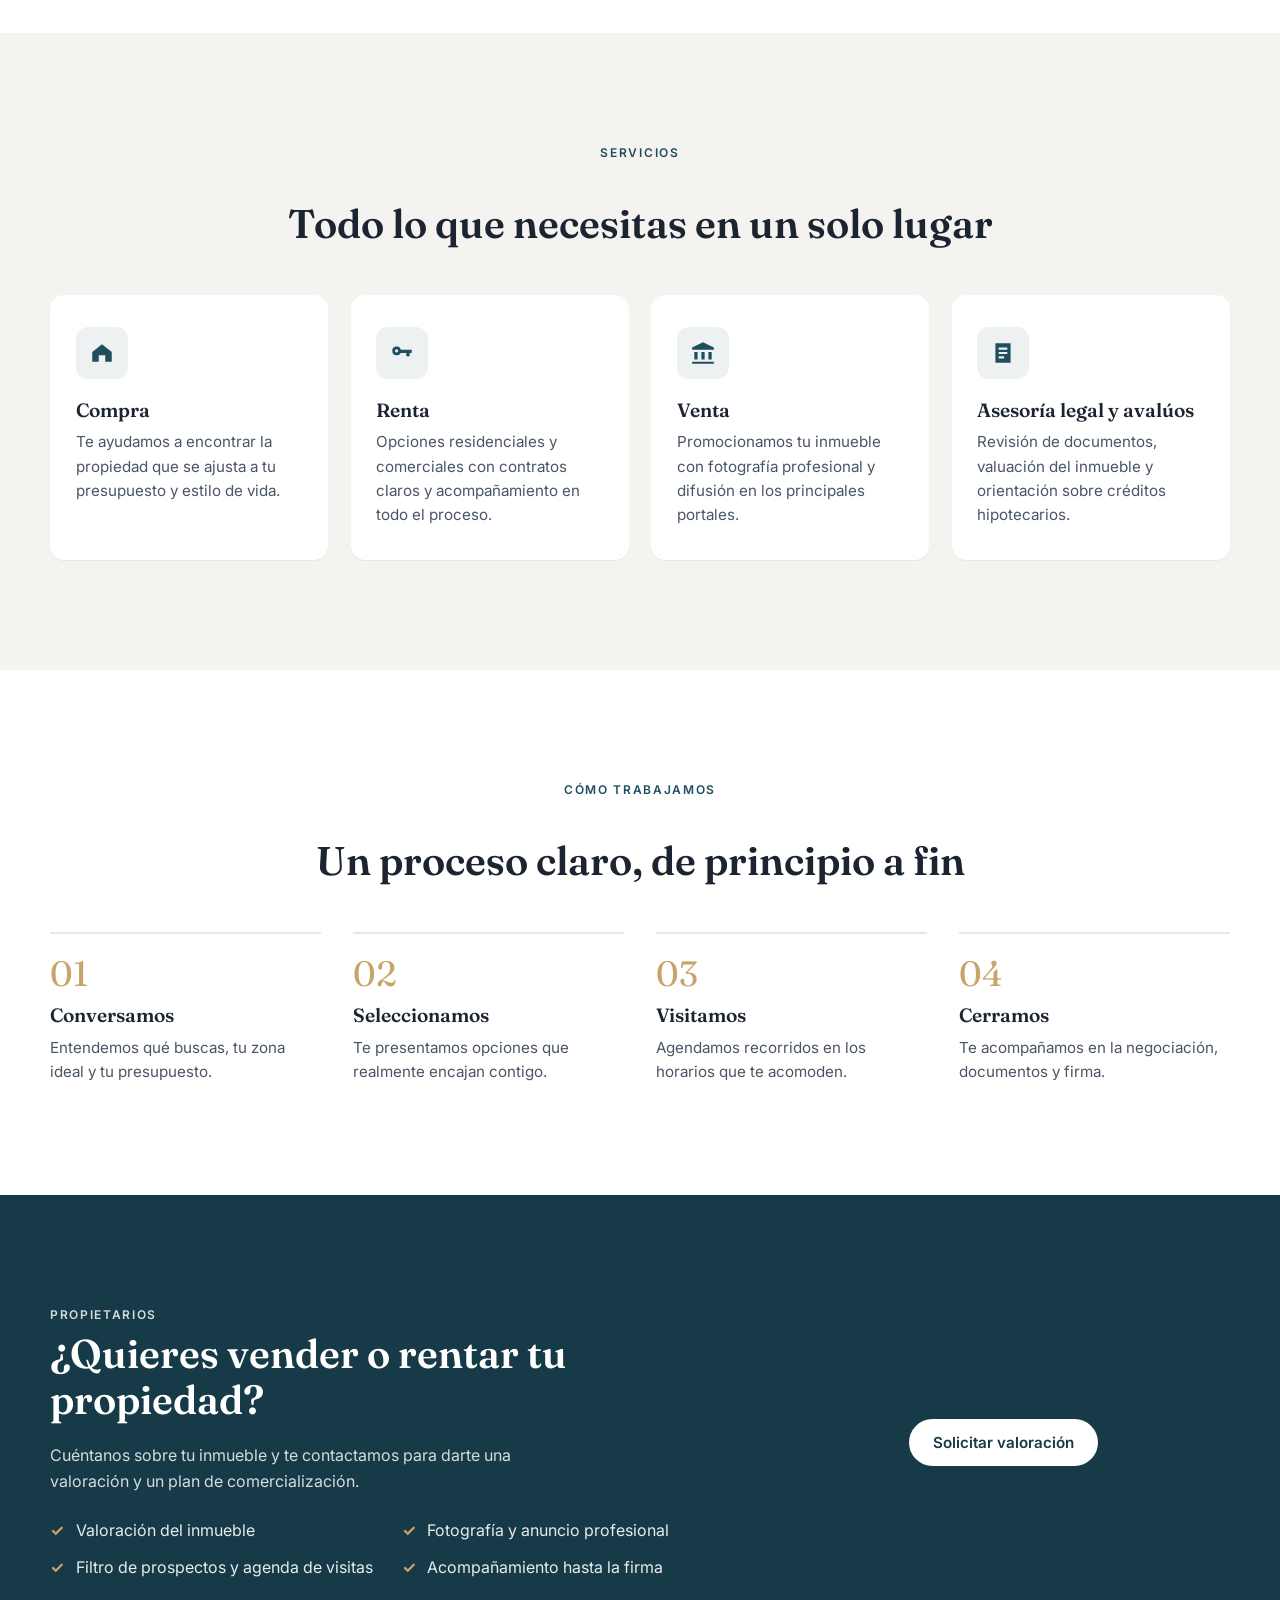
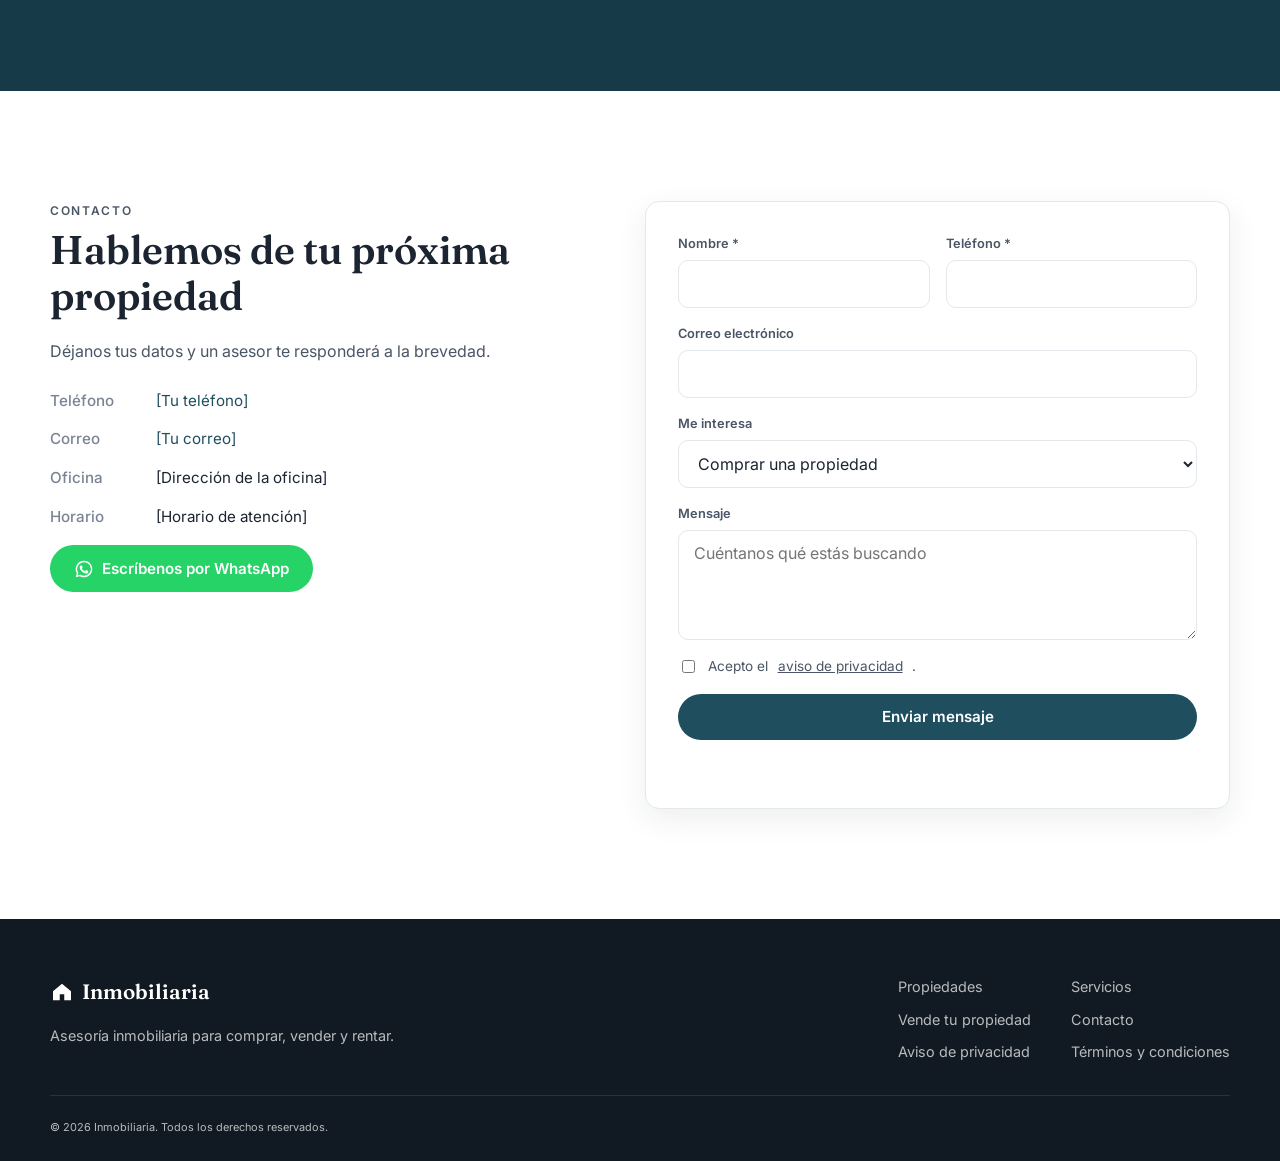
<file: bienes-raices/index.html>
<!doctype html>
<html lang="es">
<head>
  <meta charset="utf-8">
  <meta name="viewport" content="width=device-width, initial-scale=1">
  <title>Inmobiliaria · Casas y departamentos en venta y renta</title>
  <meta name="description" content="Encuentra casas, departamentos, terrenos y locales en venta y renta. Asesoría inmobiliaria personalizada.">
  <link rel="preconnect" href="https://fonts.googleapis.com">
  <link rel="preconnect" href="https://fonts.gstatic.com" crossorigin>
  <link href="https://fonts.googleapis.com/css2?family=Fraunces:opsz,wght@9..144,500;9..144,600&family=Inter:wght@400;500;600&display=swap" rel="stylesheet">
  <link rel="stylesheet" href="styles.css">
</head>
<body>

  <!-- ENCABEZADO -->
  <header class="header" id="top">
    <div class="container header__inner">
      <a href="#top" class="logo" aria-label="Inicio">
        <svg viewBox="0 0 32 32" width="28" height="28" aria-hidden="true"><path d="M4 15 16 5l12 10v12H19v-8h-6v8H4z" fill="currentColor"/></svg>
        <span data-config="brandName">Inmobiliaria</span>
      </a>
      <nav class="nav" id="nav" aria-label="Principal">
        <a href="#propiedades">Propiedades</a>
        <a href="#servicios">Servicios</a>
        <a href="#proceso">Cómo trabajamos</a>
        <a href="#vender">Vende tu propiedad</a>
        <a href="#contacto" class="btn btn--small">Contacto</a>
      </nav>
      <button class="menu-toggle" id="menuToggle" aria-label="Abrir menú" aria-expanded="false" aria-controls="nav">
        <span></span><span></span><span></span>
      </button>
    </div>
  </header>

  <main>
    <!-- HERO + BUSCADOR -->
    <section class="hero">
      <div class="hero__media" aria-hidden="true">
        <img src="https://images.unsplash.com/photo-1600596542815-ffad4c1539a9?auto=format&fit=crop&w=1800&q=70" alt="" onerror="this.remove()">
      </div>
      <div class="container hero__content">
        <p class="eyebrow">Venta · Renta · Asesoría</p>
        <h1>Encuentra el lugar donde quieres vivir</h1>
        <p class="hero__lead">Casas, departamentos, terrenos y locales comerciales. Te acompañamos en cada paso, desde la primera visita hasta la firma.</p>

        <form class="search" id="heroSearch">
          <div class="search__tabs" role="tablist">
            <button type="button" class="search__tab is-active" data-op="venta" role="tab" aria-selected="true">Comprar</button>
            <button type="button" class="search__tab" data-op="renta" role="tab" aria-selected="false">Rentar</button>
          </div>
          <div class="search__fields">
            <label class="field">
              <span>Ubicación</span>
              <input type="text" name="q" placeholder="Ciudad, colonia o zona">
            </label>
            <label class="field">
              <span>Tipo</span>
              <select name="tipo">
                <option value="">Todos</option>
                <option value="casa">Casa</option>
                <option value="departamento">Departamento</option>
                <option value="terreno">Terreno</option>
                <option value="local">Local comercial</option>
              </select>
            </label>
            <label class="field">
              <span>Recámaras</span>
              <select name="recamaras">
                <option value="0">Cualquiera</option>
                <option value="1">1+</option>
                <option value="2">2+</option>
                <option value="3">3+</option>
                <option value="4">4+</option>
              </select>
            </label>
            <button type="submit" class="btn search__submit">Buscar</button>
          </div>
        </form>
      </div>
    </section>

    <!-- PROPIEDADES -->
    <section class="section" id="propiedades">
      <div class="container">
        <div class="section__head">
          <div>
            <p class="eyebrow">Catálogo</p>
            <h2>Propiedades disponibles</h2>
          </div>
          <p class="section__note">Las propiedades mostradas son de ejemplo. Reemplázalas en <code>app.js</code> con tu inventario real.</p>
        </div>

        <div class="filters" id="filters">
          <div class="chips" role="group" aria-label="Operación">
            <button class="chip is-active" data-filter-op="">Todas</button>
            <button class="chip" data-filter-op="venta">En venta</button>
            <button class="chip" data-filter-op="renta">En renta</button>
          </div>
          <div class="filters__right">
            <label class="field field--inline">
              <span>Precio máx.</span>
              <select id="filterPrecio">
                <option value="">Sin límite</option>
              </select>
            </label>
            <label class="field field--inline">
              <span>Ordenar</span>
              <select id="filterOrden">
                <option value="recientes">Más recientes</option>
                <option value="precio-asc">Precio: menor a mayor</option>
                <option value="precio-desc">Precio: mayor a menor</option>
                <option value="m2-desc">Mayor superficie</option>
              </select>
            </label>
          </div>
        </div>

        <p class="results-count" id="resultsCount" aria-live="polite"></p>
        <div class="grid" id="propertyGrid"></div>
        <div class="empty" id="emptyState" hidden>
          <p>No encontramos propiedades con esos filtros.</p>
          <button class="btn btn--ghost" id="clearFilters">Limpiar filtros</button>
        </div>
      </div>
    </section>

    <!-- SERVICIOS -->
    <section class="section section--alt" id="servicios">
      <div class="container">
        <div class="section__head section__head--center">
          <p class="eyebrow">Servicios</p>
          <h2>Todo lo que necesitas en un solo lugar</h2>
        </div>
        <div class="services">
          <article class="service reveal">
            <div class="service__icon"><svg viewBox="0 0 24 24"><path d="M3 11 12 4l9 7v9h-6v-6H9v6H3z"/></svg></div>
            <h3>Compra</h3>
            <p>Te ayudamos a encontrar la propiedad que se ajusta a tu presupuesto y estilo de vida.</p>
          </article>
          <article class="service reveal">
            <div class="service__icon"><svg viewBox="0 0 24 24"><path d="M7 14a4 4 0 1 1 3.9-5H21v3h-2v3h-3v-3h-5.1A4 4 0 0 1 7 14zm0-2.5a1.5 1.5 0 1 0 0-3 1.5 1.5 0 0 0 0 3z"/></svg></div>
            <h3>Renta</h3>
            <p>Opciones residenciales y comerciales con contratos claros y acompañamiento en todo el proceso.</p>
          </article>
          <article class="service reveal">
            <div class="service__icon"><svg viewBox="0 0 24 24"><path d="M12 2 2 7v2h20V7zM4 11h3v7H4zm6.5 0h3v7h-3zM17 11h3v7h-3zM2 20h20v2H2z"/></svg></div>
            <h3>Venta</h3>
            <p>Promocionamos tu inmueble con fotografía profesional y difusión en los principales portales.</p>
          </article>
          <article class="service reveal">
            <div class="service__icon"><svg viewBox="0 0 24 24"><path d="M5 3h14v18H5zm3 4v2h8V7zm0 4v2h8v-2zm0 4v2h5v-2z"/></svg></div>
            <h3>Asesoría legal y avalúos</h3>
            <p>Revisión de documentos, valuación del inmueble y orientación sobre créditos hipotecarios.</p>
          </article>
        </div>
      </div>
    </section>

    <!-- PROCESO -->
    <section class="section" id="proceso">
      <div class="container">
        <div class="section__head section__head--center">
          <p class="eyebrow">Cómo trabajamos</p>
          <h2>Un proceso claro, de principio a fin</h2>
        </div>
        <ol class="steps">
          <li class="step reveal"><span class="step__num">01</span><h3>Conversamos</h3><p>Entendemos qué buscas, tu zona ideal y tu presupuesto.</p></li>
          <li class="step reveal"><span class="step__num">02</span><h3>Seleccionamos</h3><p>Te presentamos opciones que realmente encajan contigo.</p></li>
          <li class="step reveal"><span class="step__num">03</span><h3>Visitamos</h3><p>Agendamos recorridos en los horarios que te acomoden.</p></li>
          <li class="step reveal"><span class="step__num">04</span><h3>Cerramos</h3><p>Te acompañamos en la negociación, documentos y firma.</p></li>
        </ol>
      </div>
    </section>

    <!-- VENDE TU PROPIEDAD -->
    <section class="section section--dark" id="vender">
      <div class="container sell">
        <div class="sell__text">
          <p class="eyebrow eyebrow--light">Propietarios</p>
          <h2>¿Quieres vender o rentar tu propiedad?</h2>
          <p>Cuéntanos sobre tu inmueble y te contactamos para darte una valoración y un plan de comercialización.</p>
          <ul class="checks">
            <li>Valoración del inmueble</li>
            <li>Fotografía y anuncio profesional</li>
            <li>Filtro de prospectos y agenda de visitas</li>
            <li>Acompañamiento hasta la firma</li>
          </ul>
        </div>
        <div class="sell__cta">
          <a href="#contacto" class="btn btn--light" data-interest="Quiero vender o rentar mi propiedad">Solicitar valoración</a>
        </div>
      </div>
    </section>

    <!-- CONTACTO -->
    <section class="section" id="contacto">
      <div class="container contact">
        <div class="contact__info">
          <p class="eyebrow">Contacto</p>
          <h2>Hablemos de tu próxima propiedad</h2>
          <p>Déjanos tus datos y un asesor te responderá a la brevedad.</p>
          <ul class="contact__list">
            <li><strong>Teléfono</strong><a data-config="phone" href="#">[Tu teléfono]</a></li>
            <li><strong>Correo</strong><a data-config="email" href="#">[Tu correo]</a></li>
            <li><strong>Oficina</strong><span data-config="address">[Dirección de la oficina]</span></li>
            <li><strong>Horario</strong><span data-config="hours">[Horario de atención]</span></li>
          </ul>
          <a class="btn btn--whatsapp" id="whatsappBtn" href="#" target="_blank" rel="noopener">
            <svg viewBox="0 0 24 24" width="20" height="20" aria-hidden="true"><path fill="currentColor" d="M12 2a10 10 0 0 0-8.6 15.1L2 22l5-1.3A10 10 0 1 0 12 2zm0 18.2a8.2 8.2 0 0 1-4.2-1.2l-.3-.2-3 .8.8-2.9-.2-.3A8.2 8.2 0 1 1 12 20.2zm4.5-6.1c-.2-.1-1.5-.7-1.7-.8-.2-.1-.4-.1-.6.1l-.8 1c-.1.2-.3.2-.5.1a6.7 6.7 0 0 1-3.3-2.9c-.2-.4.2-.4.7-1.3.1-.2 0-.3 0-.4l-.8-1.8c-.2-.5-.4-.4-.6-.4h-.5a1 1 0 0 0-.7.3 3 3 0 0 0-.9 2.2c0 1.3.9 2.5 1 2.7.1.2 1.8 2.8 4.4 3.9 1.6.7 2.3.8 3.1.6.5-.1 1.5-.6 1.7-1.2.2-.6.2-1.1.1-1.2l-.6-.3z"/></svg>
            Escríbenos por WhatsApp
          </a>
        </div>

        <form class="form" id="contactForm" novalidate>
          <div class="form__row">
            <label class="field"><span>Nombre *</span><input type="text" name="nombre" required autocomplete="name"></label>
            <label class="field"><span>Teléfono *</span><input type="tel" name="telefono" required autocomplete="tel"></label>
          </div>
          <label class="field"><span>Correo electrónico</span><input type="email" name="email" autocomplete="email"></label>
          <label class="field">
            <span>Me interesa</span>
            <select name="interes">
              <option>Comprar una propiedad</option>
              <option>Rentar una propiedad</option>
              <option>Vender o rentar mi propiedad</option>
              <option>Asesoría / avalúo</option>
            </select>
          </label>
          <label class="field"><span>Mensaje</span><textarea name="mensaje" rows="4" id="contactMessage" placeholder="Cuéntanos qué estás buscando"></textarea></label>
          <label class="consent"><input type="checkbox" name="privacidad" required> Acepto el <a href="#" data-legal>aviso de privacidad</a>.</label>
          <button type="submit" class="btn btn--block">Enviar mensaje</button>
          <p class="form__status" id="formStatus" role="status"></p>
        </form>
      </div>
    </section>
  </main>

  <footer class="footer">
    <div class="container footer__inner">
      <div>
        <a href="#top" class="logo logo--light">
          <svg viewBox="0 0 32 32" width="24" height="24" aria-hidden="true"><path d="M4 15 16 5l12 10v12H19v-8h-6v8H4z" fill="currentColor"/></svg>
          <span data-config="brandName">Inmobiliaria</span>
        </a>
        <p class="footer__tag">Asesoría inmobiliaria para comprar, vender y rentar.</p>
      </div>
      <nav class="footer__links" aria-label="Pie de página">
        <a href="#propiedades">Propiedades</a>
        <a href="#servicios">Servicios</a>
        <a href="#vender">Vende tu propiedad</a>
        <a href="#contacto">Contacto</a>
        <a href="#" data-legal>Aviso de privacidad</a>
        <a href="#" data-legal>Términos y condiciones</a>
      </nav>
    </div>
    <div class="container footer__bottom">
      <small>© <span id="year"></span> <span data-config="brandName">Inmobiliaria</span>. Todos los derechos reservados.</small>
    </div>
  </footer>

  <!-- MODAL DETALLE -->
  <div class="modal" id="propertyModal" hidden>
    <div class="modal__backdrop" data-close></div>
    <div class="modal__dialog" role="dialog" aria-modal="true" aria-labelledby="modalTitle">
      <button class="modal__close" data-close aria-label="Cerrar">×</button>
      <div id="modalBody"></div>
    </div>
  </div>

  <!-- BOTÓN FLOTANTE MÓVIL -->
  <a href="#contacto" class="fab">Contactar a un asesor</a>

  <script src="app.js"></script>
</body>
</html>
</file>
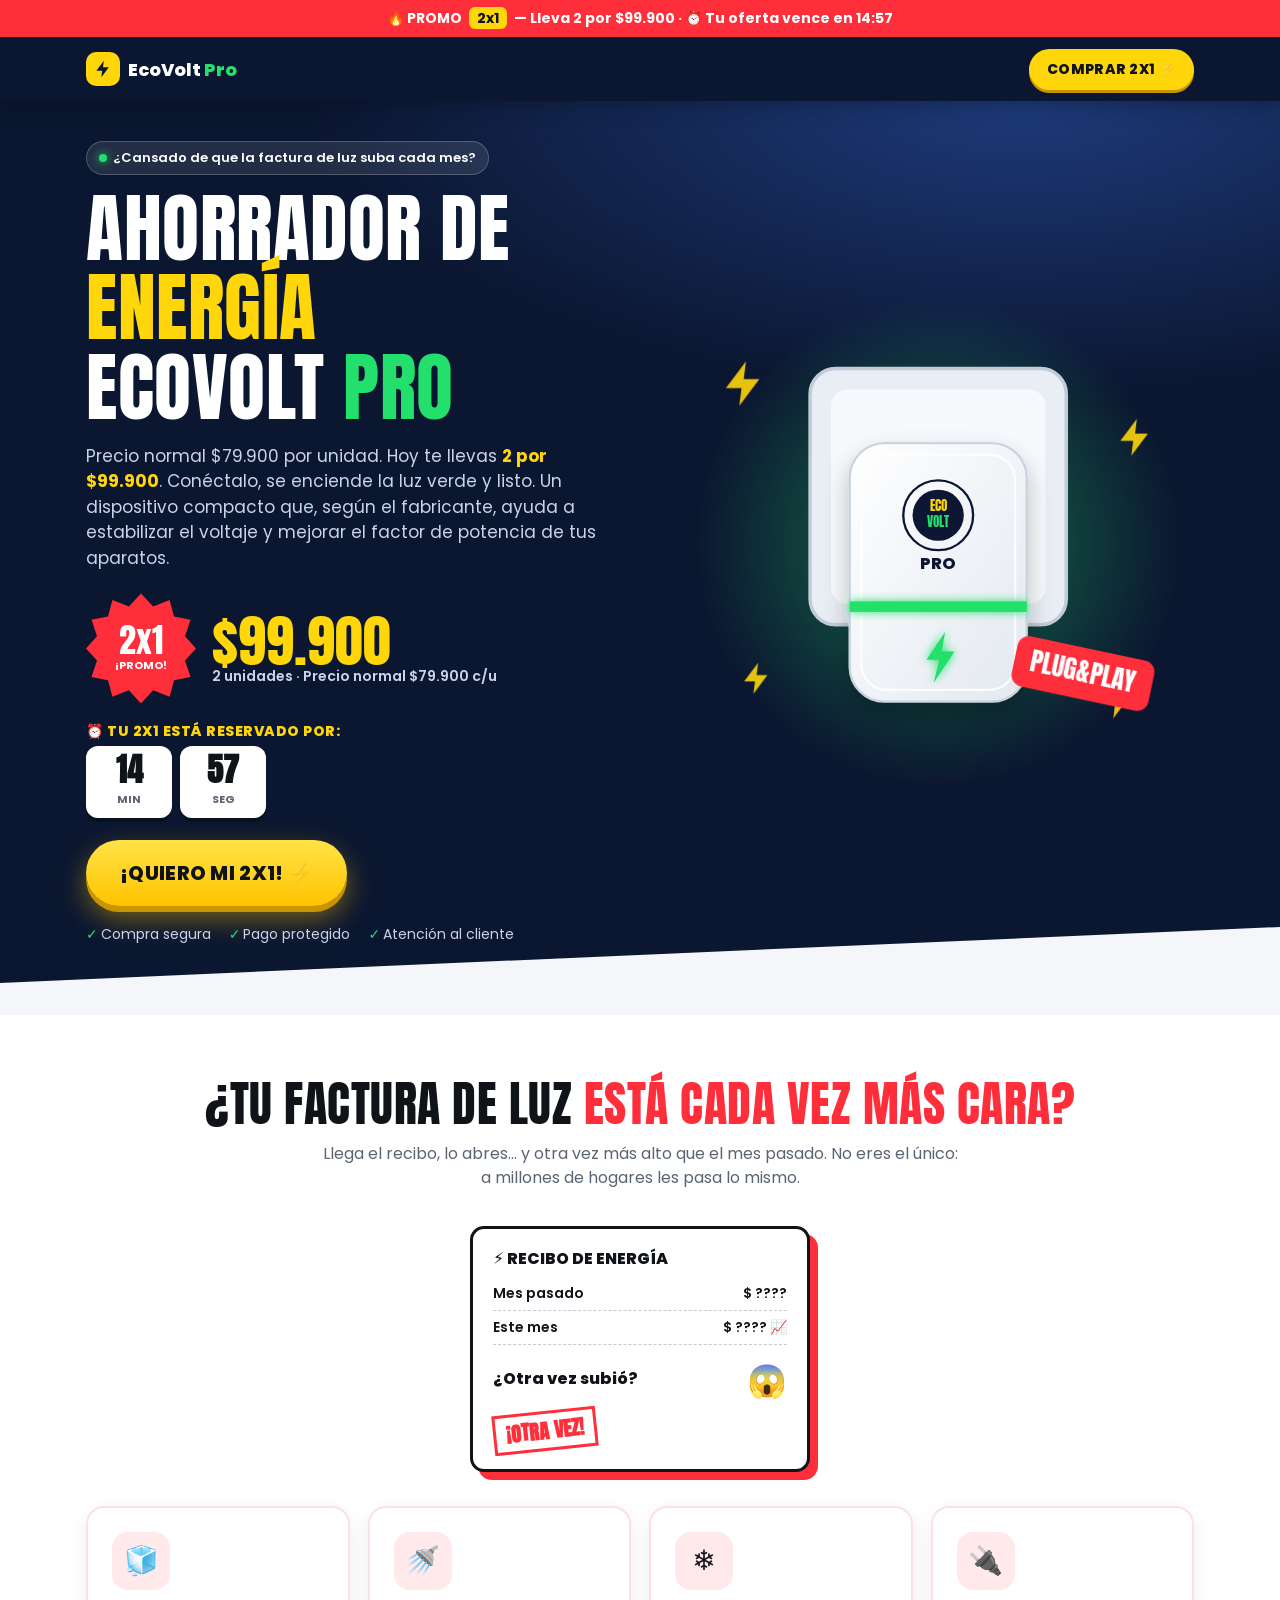
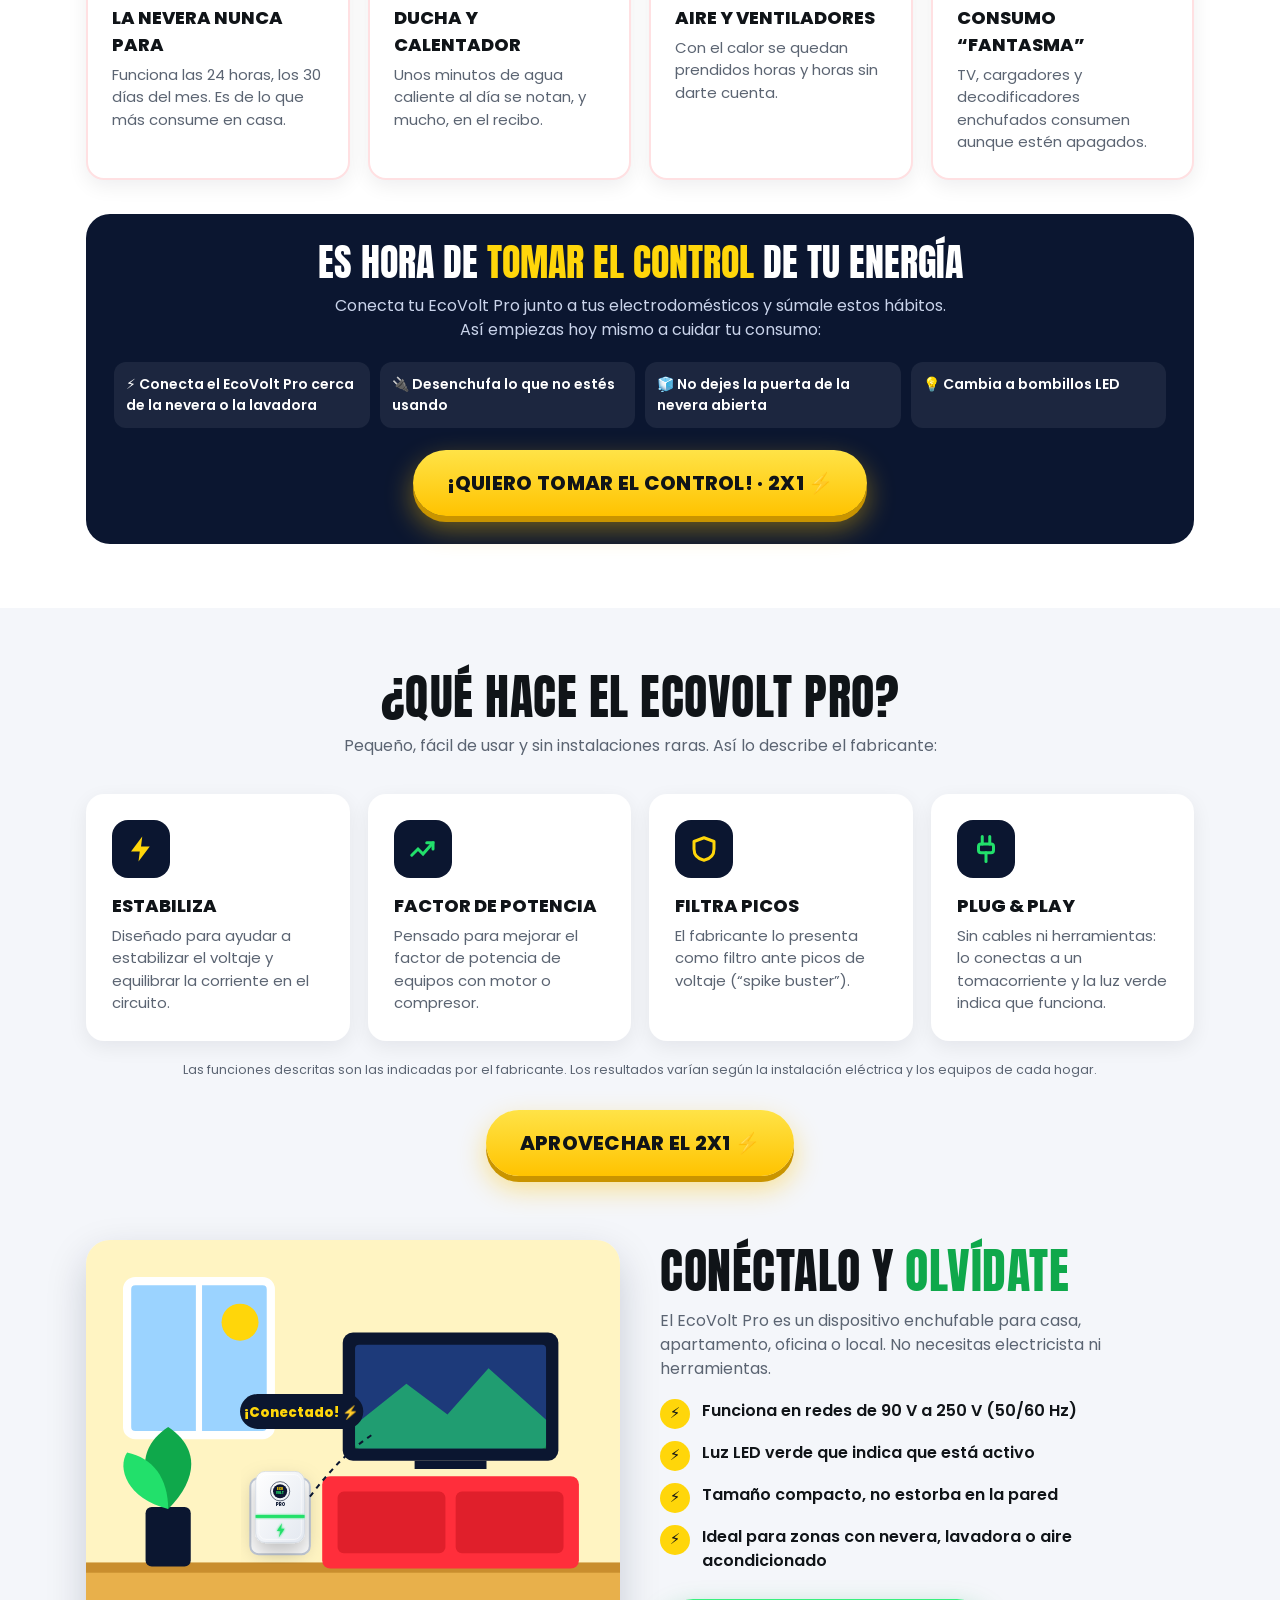
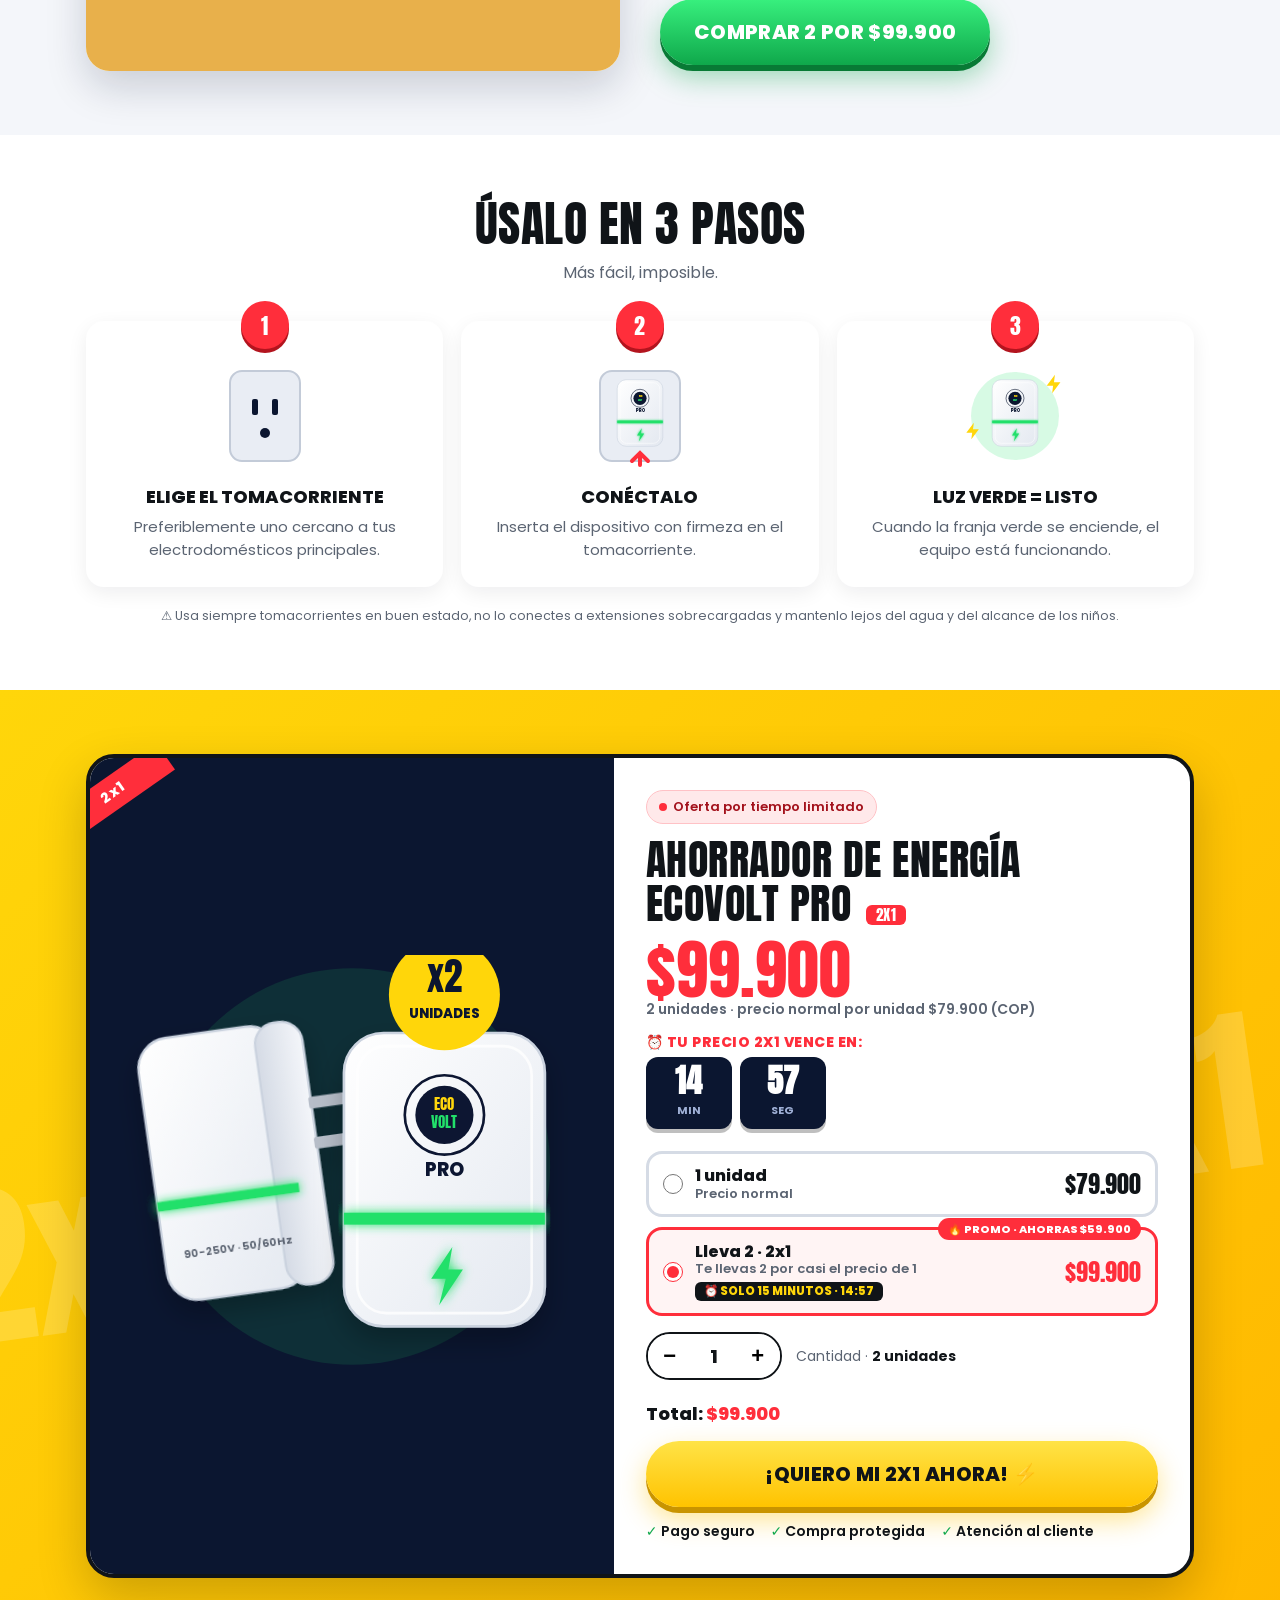
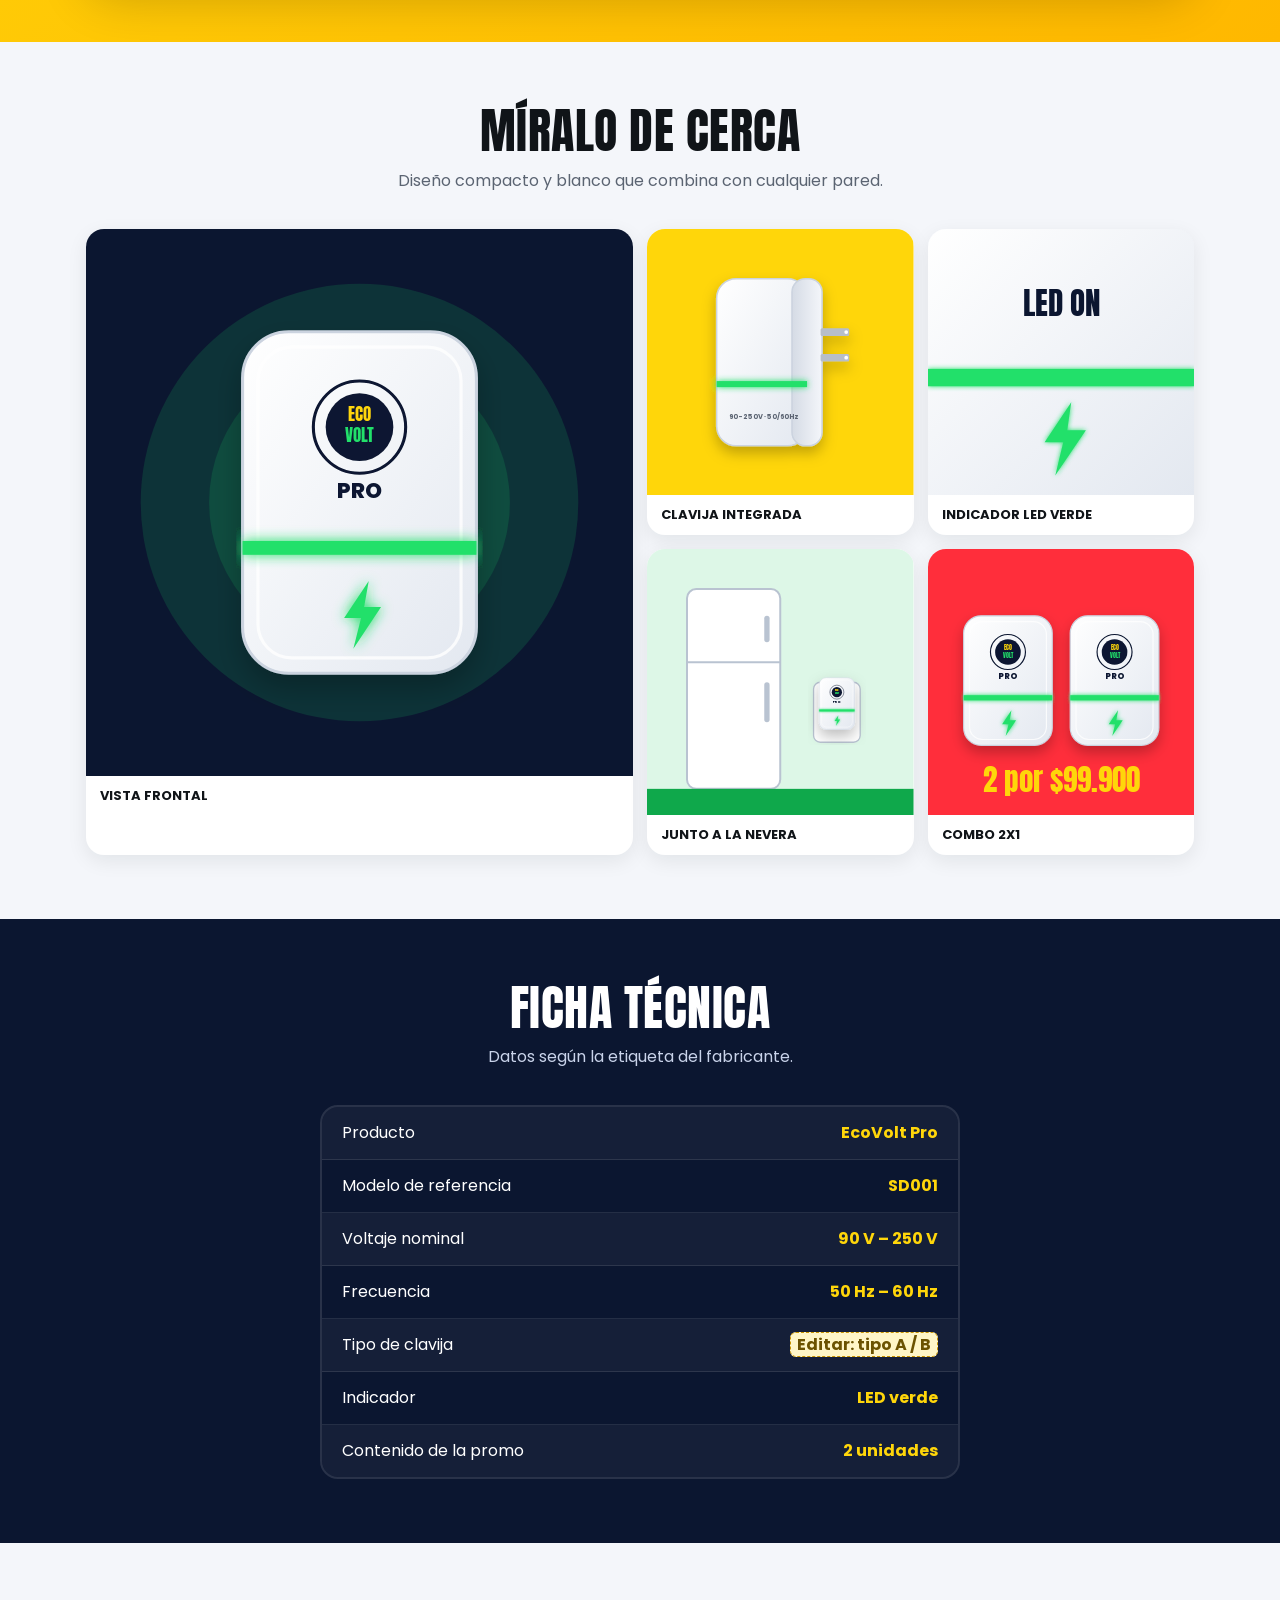
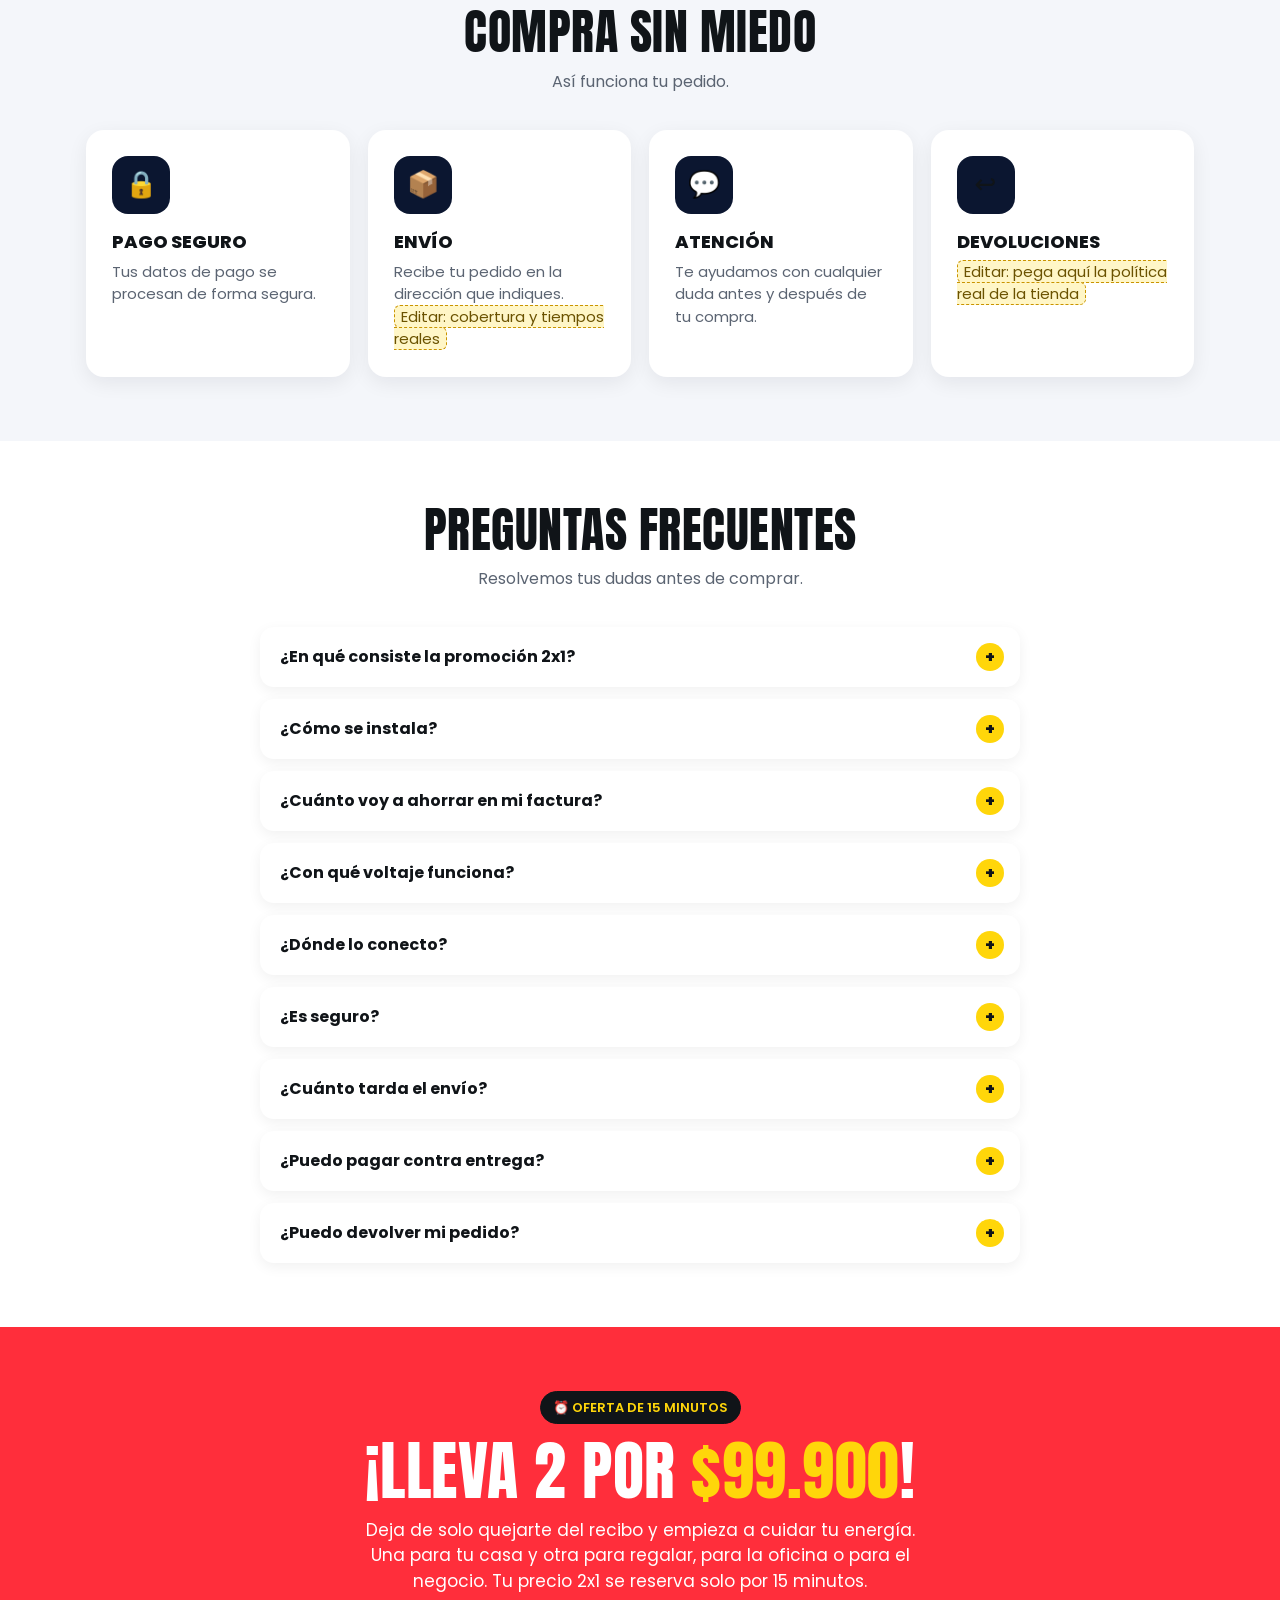
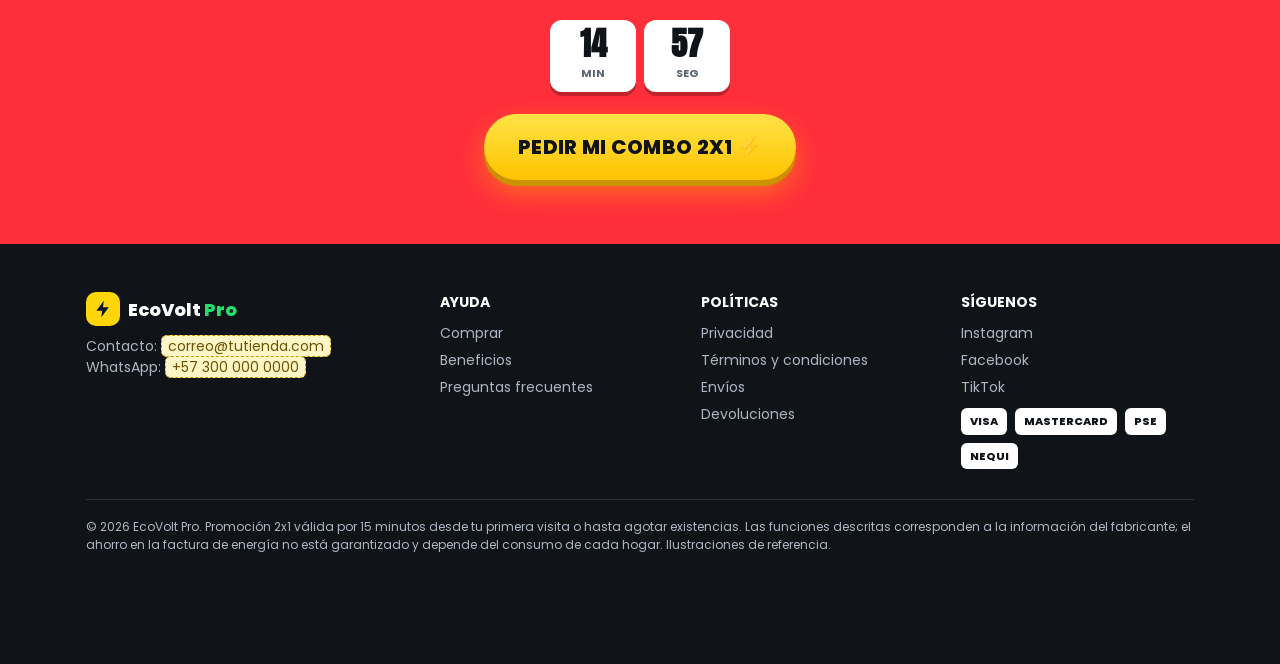
<file: power-factor-x1/index.html>
<!doctype html>
<html lang="es">
<head>
<meta charset="utf-8">
<meta name="viewport" content="width=device-width, initial-scale=1">
<title>EcoVolt Pro – Promo 2x1</title>
<meta name="description" content="Ahorrador De Energía EcoVolt Pro. Promoción 2x1 por $99.900 por tiempo limitado.">
<link rel="preconnect" href="https://fonts.googleapis.com">
<link rel="preconnect" href="https://fonts.gstatic.com" crossorigin>
<link href="https://fonts.googleapis.com/css2?family=Anton&family=Poppins:wght@400;600;700;800&display=swap" rel="stylesheet">
<style>
  :root{
    --yellow:#FFD60A;
    --green:#22E06B;
    --green-dark:#0FA84B;
    --red:#FF2E3B;
    --navy:#0B1630;
    --navy-2:#13234A;
    --ink:#101418;
    --muted:#5B6472;
    --bg:#F4F6FA;
    --white:#fff;
    --radius:18px;
  }
  *{box-sizing:border-box;margin:0;padding:0}
  html{scroll-behavior:smooth}
  body{font-family:Poppins,system-ui,sans-serif;background:var(--bg);color:var(--ink);line-height:1.5;overflow-x:hidden}
  img,svg{display:block;max-width:100%}
  a{color:inherit}
  .wrap{max-width:1140px;margin:0 auto;padding:0 16px}
  h1,h2,.big{font-family:Anton,Impact,sans-serif;font-weight:400;letter-spacing:.5px;line-height:1.05;text-transform:uppercase}
  h2{font-size:clamp(30px,5vw,48px);text-align:center;margin-bottom:12px}
  .lead{text-align:center;color:var(--muted);max-width:640px;margin:0 auto 36px}
  section{padding:64px 0}

  /* ---------- PROMO BAR ---------- */
  .promobar{background:var(--red);color:#fff;font-weight:700;font-size:14px;text-align:center;padding:8px 12px;position:relative;z-index:30}
  .promobar b{background:var(--yellow);color:var(--ink);padding:1px 8px;border-radius:6px;margin:0 4px}
  .promobar .mini-timer{font-variant-numeric:tabular-nums;white-space:nowrap}

  /* ---------- HEADER ---------- */
  header{background:var(--navy);color:#fff;position:sticky;top:0;z-index:20;box-shadow:0 4px 18px rgba(0,0,0,.25)}
  header .wrap{display:flex;align-items:center;justify-content:space-between;height:64px;gap:12px}
  .logo{display:flex;align-items:center;gap:8px;font-weight:800;font-size:18px;text-decoration:none}
  .logo .bolt{width:34px;height:34px;border-radius:10px;background:var(--yellow);display:grid;place-items:center}
  .logo span em{color:var(--green);font-style:normal}

  /* ---------- BUTTONS ---------- */
  .btn{display:inline-flex;align-items:center;justify-content:center;gap:10px;border:0;cursor:pointer;text-decoration:none;
       font-family:Poppins,sans-serif;font-weight:800;text-transform:uppercase;letter-spacing:.3px;border-radius:999px;transition:transform .15s, box-shadow .15s, filter .15s}
  .btn:hover{transform:translateY(-2px) scale(1.02);filter:brightness(1.05)}
  .btn:active{transform:scale(.98)}
  .btn-promo{background:linear-gradient(180deg,#FFE347,#FFC300);color:var(--ink);font-size:20px;padding:18px 34px;
             box-shadow:0 6px 0 #C99400,0 12px 28px rgba(255,195,0,.45)}
  .btn-promo:hover{box-shadow:0 8px 0 #C99400,0 16px 34px rgba(255,195,0,.55)}
  .btn-green{background:linear-gradient(180deg,#38F07E,var(--green-dark));color:#fff;font-size:20px;padding:18px 34px;
             box-shadow:0 6px 0 #087A35,0 12px 28px rgba(15,168,75,.4)}
  .btn-sm{font-size:14px;padding:10px 18px;background:var(--yellow);color:var(--ink);box-shadow:0 3px 0 #C99400}
  .btn-block{width:100%}
  .pulse{animation:pulse 1.8s infinite}
  @keyframes pulse{0%,100%{transform:scale(1)}50%{transform:scale(1.04)}}
  .tag-2x1{display:inline-block;background:var(--red);color:#fff;font-family:Anton,sans-serif;font-size:15px;padding:2px 10px;border-radius:6px;margin-left:4px}

  /* ---------- HERO ---------- */
  .hero{background:radial-gradient(1200px 500px at 80% 0%, #1D3A7A 0%, transparent 60%), var(--navy);color:#fff;padding:40px 0 70px;position:relative;overflow:hidden}
  .hero::after{content:"";position:absolute;inset:auto -10% -60px -10%;height:120px;background:var(--bg);transform:rotate(-2.5deg)}
  .hero .wrap{display:grid;grid-template-columns:1.1fr 1fr;gap:32px;align-items:center;position:relative;z-index:1}
  .hero h1{font-size:clamp(40px,7vw,76px)}
  .hero h1 .y{color:var(--yellow)}
  .hero h1 .g{color:var(--green)}
  .hero p.sub{font-size:17px;color:#C9D3EA;margin:16px 0 22px;max-width:520px}
  .chip{display:inline-flex;align-items:center;gap:6px;background:rgba(255,255,255,.1);border:1px solid rgba(255,255,255,.2);padding:6px 12px;border-radius:999px;font-size:13px;font-weight:600;margin-bottom:14px}
  .chip i{width:8px;height:8px;border-radius:50%;background:var(--green);box-shadow:0 0 10px var(--green)}
  .price-row{display:flex;align-items:center;gap:16px;flex-wrap:wrap;margin-bottom:18px}
  .burst{width:110px;height:110px;flex:none;display:grid;place-items:center;background:var(--red);color:#fff;text-align:center;
         clip-path:polygon(50% 0,61% 12%,76% 6%,80% 21%,95% 24%,90% 39%,100% 50%,90% 61%,95% 76%,80% 79%,76% 94%,61% 88%,50% 100%,39% 88%,24% 94%,20% 79%,5% 76%,10% 61%,0 50%,10% 39%,5% 24%,20% 21%,24% 6%,39% 12%);
         animation:spin 14s linear infinite}
  .burst span{font-family:Anton,sans-serif;font-size:34px;line-height:1;animation:spin 14s linear infinite reverse;display:block}
  .burst small{display:block;font-size:11px;font-weight:700;font-family:Poppins}
  @keyframes spin{to{transform:rotate(360deg)}}
  .price{font-family:Anton,sans-serif;font-size:56px;color:var(--yellow);line-height:1}
  .price small{display:block;font-family:Poppins;font-size:14px;color:#C9D3EA;font-weight:600}
  .trust-mini{display:flex;flex-wrap:wrap;gap:8px 18px;margin-top:18px;font-size:14px;color:#C9D3EA}
  .trust-mini span::before{content:"✓ ";color:var(--green);font-weight:800}

  /* ---------- TIMER ---------- */
  .timer{display:flex;gap:8px;margin:4px 0 22px}
  .timer .u{background:#fff;color:var(--ink);border-radius:12px;min-width:86px;padding:8px 6px;text-align:center;box-shadow:0 4px 0 rgba(0,0,0,.25)}
  .timer .u b{display:block;font-family:Anton,sans-serif;font-size:32px;line-height:1;font-variant-numeric:tabular-nums}
  .timer .u small{font-size:11px;font-weight:700;color:var(--muted);text-transform:uppercase}
  .timer-label{font-weight:800;color:var(--yellow);text-transform:uppercase;font-size:14px;letter-spacing:.5px}
  .timer.ended .u{opacity:.4}

  /* ---------- CARDS ---------- */
  .grid{display:grid;gap:18px}
  .g4{grid-template-columns:repeat(4,1fr)}
  .g3{grid-template-columns:repeat(3,1fr)}
  .g2{grid-template-columns:repeat(2,1fr)}
  .card{background:#fff;border-radius:var(--radius);padding:24px;box-shadow:0 6px 20px rgba(16,20,24,.07);border:2px solid transparent;transition:border-color .2s, transform .2s}
  .card:hover{border-color:var(--yellow);transform:translateY(-4px)}
  .card .ic{width:58px;height:58px;border-radius:16px;background:var(--navy);display:grid;place-items:center;margin-bottom:14px}
  .card h3{font-size:18px;font-weight:800;margin-bottom:6px;text-transform:uppercase}
  .card p{color:var(--muted);font-size:15px}
  .note{font-size:12.5px;color:var(--muted);text-align:center;margin-top:20px}

  /* ---------- SPLIT ---------- */
  .split{display:grid;grid-template-columns:1fr 1fr;gap:40px;align-items:center}
  .split h2{text-align:left}
  .checklist{list-style:none;display:grid;gap:12px;margin:18px 0 26px}
  .checklist li{display:flex;gap:12px;align-items:flex-start;font-weight:600}
  .checklist li::before{content:"⚡";flex:none;width:30px;height:30px;border-radius:50%;background:var(--yellow);display:grid;place-items:center;font-size:15px}
  .art{border-radius:24px;overflow:hidden;box-shadow:0 16px 40px rgba(11,22,48,.18)}

  /* ---------- STEPS ---------- */
  .steps .card{text-align:center;position:relative;padding-top:38px}
  .steps .num{position:absolute;top:-22px;left:50%;transform:translateX(-50%);width:48px;height:48px;border-radius:50%;background:var(--red);color:#fff;font-family:Anton,sans-serif;font-size:22px;display:grid;place-items:center;box-shadow:0 4px 0 #B3141E}
  .steps svg{margin:0 auto 12px}

  /* ---------- OFFER ---------- */
  .offer{background:linear-gradient(135deg,var(--yellow),#FFB800);position:relative;overflow:hidden}
  .offer::before{content:"2x1 2x1 2x1 2x1 2x1 2x1 2x1 2x1 2x1 2x1 2x1 2x1";position:absolute;top:50%;left:-5%;width:120%;transform:translateY(-50%) rotate(-8deg);
                 font-family:Anton,sans-serif;font-size:180px;line-height:1;color:rgba(255,255,255,.18);white-space:nowrap;pointer-events:none}
  .offer-box{position:relative;background:#fff;border-radius:28px;display:grid;grid-template-columns:1fr 1.1fr;overflow:hidden;box-shadow:0 20px 50px rgba(0,0,0,.2);border:4px solid var(--ink)}
  .offer-art{background:var(--navy);display:grid;place-items:center;padding:24px;position:relative}
  .offer-art .ribbon{position:absolute;top:18px;left:-40px;background:var(--red);color:#fff;font-weight:800;padding:6px 50px;transform:rotate(-35deg);font-size:14px;letter-spacing:1px}
  .offer-body{padding:32px}
  .offer-body h2{text-align:left;font-size:clamp(28px,4vw,42px)}
  .offer-body .price{color:var(--red);font-size:64px}
  .offer-body .price small{color:var(--muted)}
  .offer-body .timer .u{background:var(--navy);color:#fff}
  .offer-body .timer .u small{color:#9FB0D6}
  .offer-body .timer-label{color:var(--red)}
  .packs{display:grid;gap:10px;margin:6px 0 16px}
  .pack{display:flex;align-items:center;gap:12px;border:3px solid #D5DBE5;border-radius:16px;padding:12px 14px;cursor:pointer;position:relative;transition:border-color .15s, background .15s}
  .pack input{accent-color:var(--red);width:20px;height:20px;flex:none}
  .pack .p-name{flex:1;font-weight:800;line-height:1.2}
  .pack .p-name small{display:block;font-weight:600;color:var(--muted);font-size:13px}
  .pack .p-price{font-family:Anton,sans-serif;font-size:24px}
  .pack:has(input:checked){border-color:var(--red);background:#FFF4F4}
  .pack .limit{display:inline-block;margin-top:5px;background:var(--ink);color:var(--yellow);font-size:11.5px;font-weight:800;padding:3px 9px;border-radius:6px;font-variant-numeric:tabular-nums}
  .pack .best{position:absolute;top:-12px;right:14px;background:var(--red);color:#fff;font-size:11px;font-weight:800;padding:3px 10px;border-radius:999px}
  .qty{display:flex;align-items:center;gap:14px;margin:6px 0 20px;flex-wrap:wrap}
  .qty-ctrl{display:flex;align-items:center;border:2px solid var(--ink);border-radius:999px;overflow:hidden}
  .qty-ctrl button{width:44px;height:44px;border:0;background:#fff;font-size:22px;font-weight:800;cursor:pointer}
  .qty-ctrl button:hover{background:var(--yellow)}
  .qty-ctrl output{min-width:44px;text-align:center;font-weight:800;font-size:18px}
  .qty-info{font-size:14px;color:var(--muted)}
  .qty-info b{color:var(--ink)}
  .total{font-weight:800;font-size:18px;margin-bottom:14px}
  .total span{color:var(--red)}
  .ok-list{display:flex;flex-wrap:wrap;gap:6px 16px;margin-top:14px;font-size:14px;font-weight:600}
  .ok-list span::before{content:"✓ ";color:var(--green-dark);font-weight:800}
  .ended-msg{display:none;background:#FFE9EA;color:#A3121C;border-radius:12px;padding:10px 14px;font-weight:700;margin-bottom:14px}
  body.promo-ended .ended-msg{display:block}

  /* ---------- GALLERY ---------- */
  .gallery{display:grid;grid-template-columns:repeat(4,1fr);gap:14px}
  .gallery figure{background:#fff;border-radius:18px;overflow:hidden;box-shadow:0 6px 20px rgba(16,20,24,.08)}
  .gallery figure:first-child{grid-column:span 2;grid-row:span 2}
  .gallery figcaption{font-size:13px;font-weight:700;padding:10px 14px;text-transform:uppercase}
  .gallery svg{width:100%;height:auto}

  /* ---------- SPECS ---------- */
  .specs{background:var(--navy);color:#fff}
  .specs h2{color:#fff}
  .specs .lead{color:#C9D3EA}
  .spec-table{max-width:640px;margin:0 auto;border-radius:18px;overflow:hidden;border:2px solid rgba(255,255,255,.12)}
  .spec-table div{display:flex;justify-content:space-between;gap:16px;padding:14px 20px;border-bottom:1px solid rgba(255,255,255,.1)}
  .spec-table div:nth-child(odd){background:rgba(255,255,255,.04)}
  .spec-table div:last-child{border:0}
  .spec-table b{color:var(--yellow)}

  /* ---------- FAQ ---------- */
  .faq{max-width:760px;margin:0 auto;display:grid;gap:12px}
  .faq details{background:#fff;border-radius:14px;box-shadow:0 4px 14px rgba(16,20,24,.06);overflow:hidden}
  .faq summary{cursor:pointer;list-style:none;padding:18px 54px 18px 20px;font-weight:700;position:relative}
  .faq summary::-webkit-details-marker{display:none}
  .faq summary::after{content:"+";position:absolute;right:16px;top:50%;transform:translateY(-50%);width:28px;height:28px;border-radius:50%;background:var(--yellow);display:grid;place-items:center;font-weight:800}
  .faq details[open] summary::after{content:"–"}
  .faq details p{padding:0 20px 18px;color:var(--muted)}
  .edit{background:#FFF6C7;border:1px dashed #C99400;border-radius:6px;padding:0 6px;color:#6B5200}

  /* ---------- FINAL CTA ---------- */
  .final{background:var(--red);color:#fff;text-align:center}
  .final h2{color:#fff;font-size:clamp(36px,6vw,64px)}
  .final h2 span{color:var(--yellow)}
  .final p{margin:0 auto 26px;max-width:560px;font-size:17px}
  .final .timer{justify-content:center}
  .final .timer-label{color:#fff}

  /* ---------- FOOTER ---------- */
  footer{background:var(--ink);color:#AEB6C4;padding:48px 0 110px;font-size:14px}
  footer .cols{display:grid;grid-template-columns:1.4fr 1fr 1fr 1fr;gap:28px}
  footer h4{color:#fff;font-size:14px;text-transform:uppercase;margin-bottom:10px}
  footer ul{list-style:none;display:grid;gap:6px}
  footer a{text-decoration:none}
  footer a:hover{color:var(--yellow)}
  .pay{display:flex;gap:8px;flex-wrap:wrap;margin-top:10px}
  .pay span{background:#fff;color:var(--ink);font-weight:800;font-size:11px;padding:5px 9px;border-radius:6px}
  .legal{border-top:1px solid #2A313B;margin-top:30px;padding-top:18px;font-size:12px}

  /* ---------- STICKY MOBILE ---------- */
  .sticky{position:fixed;left:0;right:0;bottom:0;z-index:40;background:#fff;box-shadow:0 -6px 20px rgba(0,0,0,.15);padding:10px 16px;display:none;align-items:center;gap:12px}
  .sticky .s-info{flex:1;min-width:0;line-height:1.25}
  .sticky .s-info b,.sticky .s-info small{white-space:nowrap;overflow:hidden;text-overflow:ellipsis}
  .sticky .s-info b{font-family:Anton,sans-serif;font-size:20px;color:var(--red);display:block}
  .sticky .s-info small{display:block;font-size:11.5px;color:var(--muted);font-weight:600;font-variant-numeric:tabular-nums}
  .sticky .btn{font-size:16px;padding:14px 18px;width:auto;flex:none}

  /* ---------- DOLOR ---------- */
  .pain{background:#fff}
  .pain h2 span{color:var(--red)}
  .bill{max-width:340px;margin:0 auto 34px;background:#fff;border:3px solid var(--ink);border-radius:14px;padding:18px 20px;box-shadow:8px 8px 0 var(--red);transform:rotate(-2deg);font-weight:600}
  .bill .row{display:flex;justify-content:space-between;border-bottom:1px dashed #C3CBD8;padding:6px 0;font-size:14px}
  .bill .tot{display:flex;justify-content:space-between;align-items:center;margin-top:10px;font-weight:800}
  .bill .tot b{font-family:Anton,sans-serif;font-size:32px;color:var(--red)}
  .bill .stamp{display:inline-block;margin-top:8px;border:3px solid var(--red);color:var(--red);font-family:Anton,sans-serif;font-size:20px;padding:2px 10px;transform:rotate(-6deg)}
  .pain .card{border-color:#FFE0E2}
  .pain .card .ic{background:#FFE9EA;font-size:28px}
  .pain-cta{margin-top:34px;background:var(--navy);color:#fff;border-radius:24px;padding:28px;text-align:center}
  .pain-cta h3{font-family:Anton,sans-serif;font-weight:400;font-size:clamp(26px,4vw,38px);text-transform:uppercase;line-height:1.1;margin-bottom:10px}
  .pain-cta h3 span{color:var(--yellow)}
  .pain-cta p{color:#C9D3EA;max-width:620px;margin:0 auto 20px}
  .habits{display:grid;grid-template-columns:repeat(4,1fr);gap:10px;margin:0 0 22px;text-align:left}
  .habits div{background:rgba(255,255,255,.07);border-radius:12px;padding:12px;font-size:14px;font-weight:600}
  @media (max-width:900px){.habits{grid-template-columns:1fr 1fr}}
  @media (max-width:560px){.habits{grid-template-columns:1fr}}
  /* ---------- REVEAL ---------- */
  .rv{opacity:0;transform:translateY(24px);transition:opacity .6s, transform .6s}
  .rv.in{opacity:1;transform:none}
  @media (prefers-reduced-motion:reduce){.rv{opacity:1;transform:none}.pulse,.burst,.burst span{animation:none}}

  /* ---------- RESPONSIVE ---------- */
  @media (max-width:900px){
    .hero .wrap,.split,.offer-box{grid-template-columns:1fr}
    .g4{grid-template-columns:repeat(2,1fr)}
    .g3{grid-template-columns:1fr;gap:34px}
    .gallery{grid-template-columns:repeat(2,1fr)}
    footer .cols{grid-template-columns:1fr 1fr}
    .hero-art{order:-1;max-width:380px;margin:0 auto}
    .split h2{text-align:center}
  }
  @media (max-width:560px){
    section{padding:48px 0}
    .g4,.g2{grid-template-columns:1fr}
    .btn-promo,.btn-green{width:100%;font-size:18px;padding:17px 20px}
    .timer .u{min-width:0;flex:1}
    .price{font-size:48px}
    .offer-body{padding:22px}
    .offer-body .price{font-size:52px}
    .header-cta{display:none}
    .sticky{display:flex}
    .promobar{font-size:12.5px}
    .gallery figure:first-child{grid-column:span 2;grid-row:auto}
  }
</style>
</head>
<body>

<!-- =========================================================
     SVG reutilizables: el dispositivo dibujado (ilustración propia)
========================================================== -->
<svg width="0" height="0" style="position:absolute" aria-hidden="true">
  <defs>
    <linearGradient id="caseG" x1="0" x2="1" y1="0" y2="1">
      <stop offset="0" stop-color="#FFFFFF"/><stop offset="1" stop-color="#E3E8F0"/>
    </linearGradient>
    <linearGradient id="sideG" x1="0" x2="1">
      <stop offset="0" stop-color="#D5DBE5"/><stop offset="1" stop-color="#F4F6FA"/>
    </linearGradient>
    <filter id="glow" x="-50%" y="-200%" width="200%" height="500%">
      <feGaussianBlur stdDeviation="4" result="b"/><feMerge><feMergeNode in="b"/><feMergeNode in="SourceGraphic"/></feMerge>
    </filter>
    <filter id="shadow" x="-30%" y="-30%" width="160%" height="160%">
      <feDropShadow dx="0" dy="10" stdDeviation="10" flood-color="#000" flood-opacity=".25"/>
    </filter>
    <!-- Vista frontal: 160 x 230 -->
    <symbol id="dev" viewBox="0 0 160 230">
      <rect x="4" y="4" width="152" height="222" rx="30" fill="url(#caseG)" stroke="#CBD3DF" stroke-width="2"/>
      <rect x="14" y="14" width="132" height="202" rx="22" fill="none" stroke="#fff" stroke-width="2" opacity=".8"/>
      <circle cx="80" cy="66" r="30" fill="none" stroke="#0B1630" stroke-width="2"/>
      <circle cx="80" cy="66" r="22" fill="#0B1630"/>
      <text x="80" y="62" text-anchor="middle" font-family="Anton,Impact,sans-serif" font-size="11" fill="#FFD60A">ECO</text>
      <text x="80" y="76" text-anchor="middle" font-family="Anton,Impact,sans-serif" font-size="11" fill="#22E06B">VOLT</text>
      <text x="80" y="112" text-anchor="middle" font-family="Poppins,sans-serif" font-weight="800" font-size="14" fill="#0B1630">PRO</text>
      <rect x="4" y="140" width="152" height="9" fill="#22E06B" filter="url(#glow)"/>
      <path d="M86 166 l-16 24 h11 l-5 20 l18 -27 h-11 z" fill="#22E06B" filter="url(#glow)"/>
    </symbol>
    <!-- Vista lateral con clavija: 200 x 230 -->
    <symbol id="devSide" viewBox="0 0 200 230">
      <rect x="20" y="4" width="120" height="222" rx="26" fill="url(#caseG)" stroke="#CBD3DF" stroke-width="2"/>
      <rect x="120" y="4" width="40" height="222" rx="18" fill="url(#sideG)" stroke="#CBD3DF" stroke-width="2"/>
      <rect x="20" y="140" width="120" height="8" fill="#22E06B" filter="url(#glow)"/>
      <rect x="158" y="70" width="38" height="10" rx="2" fill="#B7BEC9"/>
      <rect x="158" y="104" width="38" height="10" rx="2" fill="#B7BEC9"/>
      <circle cx="192" cy="75" r="2.5" fill="#fff"/><circle cx="192" cy="109" r="2.5" fill="#fff"/>
      <text x="36" y="190" font-family="Poppins,sans-serif" font-size="9" font-weight="700" fill="#5B6472">90-250V · 50/60Hz</text>
    </symbol>
    <!-- Bolt icon -->
    <symbol id="bolt" viewBox="0 0 24 24"><path d="M13 2 4 14h7l-1 8 9-12h-7z"/></symbol>
  </defs>
</svg>

<!-- ================= PROMO BAR ================= -->
<div class="promobar">
  🔥 PROMO <b>2x1</b> — Lleva 2 por $99.900 · ⏰ Tu oferta vence en <span class="mini-timer" data-mini>--:--:--</span>
</div>

<!-- ================= HEADER ================= -->
<header>
  <div class="wrap">
    <a href="#" class="logo" aria-label="EcoVolt Pro">
      <span class="bolt"><svg width="20" height="20" fill="#0B1630"><use href="#bolt"/></svg></span>
      <span>EcoVolt <em>Pro</em></span>
    </a>
    <a href="#oferta" class="btn btn-sm header-cta">Comprar 2x1 ⚡</a>
  </div>
</header>

<!-- ================= HERO ================= -->
<section class="hero">
  <div class="wrap">
    <div class="rv">
      <div class="chip"><i></i> ¿Cansado de que la factura de luz suba cada mes?</div>
      <h1>Ahorrador de <span class="y">Energía</span><br>EcoVolt <span class="g">Pro</span></h1>
      <p class="sub">Precio normal $79.900 por unidad. Hoy te llevas <b style="color:#FFD60A">2 por $99.900</b>. Conéctalo, se enciende la luz verde y listo. Un dispositivo compacto que, según el fabricante, ayuda a estabilizar el voltaje y mejorar el factor de potencia de tus aparatos.</p>

      <div class="price-row">
        <div class="burst"><div><span>2x1</span><small>¡PROMO!</small></div></div>
        <div class="price">$99.900<small>2 unidades · Precio normal $79.900 c/u</small></div>
      </div>

      <div class="timer-label">⏰ Tu 2x1 está reservado por:</div>
      <div class="timer" data-timer>
        <div class="u"><b data-m>00</b><small>Min</small></div>
        <div class="u"><b data-s>00</b><small>Seg</small></div>
      </div>

      <a href="#oferta" class="btn btn-promo pulse">¡Quiero mi 2x1! ⚡</a>
      <div class="trust-mini"><span>Compra segura</span><span>Pago protegido</span><span>Atención al cliente</span></div>
    </div>

    <!-- Ilustración hero: toma de pared + dispositivo -->
    <div class="hero-art rv">
      <svg viewBox="0 0 440 440" role="img" aria-label="Ilustración del EcoVolt Pro conectado a la pared">
        <defs>
          <radialGradient id="halo"><stop offset="0" stop-color="#22E06B" stop-opacity=".45"/><stop offset="1" stop-color="#22E06B" stop-opacity="0"/></radialGradient>
        </defs>
        <circle cx="220" cy="220" r="210" fill="url(#halo)"/>
        <!-- rayos -->
        <g fill="#FFD60A" opacity=".9">
          <use href="#bolt" x="30" y="60" width="46" height="46"/>
          <use href="#bolt" x="370" y="110" width="38" height="38"/>
          <use href="#bolt" x="352" y="330" width="44" height="44"/>
          <use href="#bolt" x="48" y="320" width="32" height="32"/>
        </g>
        <!-- placa de pared -->
        <rect x="110" y="70" width="220" height="220" rx="22" fill="#E9EDF4" stroke="#C3CBD8" stroke-width="3"/>
        <rect x="128" y="88" width="184" height="184" rx="14" fill="#F7F9FC"/>
        <!-- dispositivo -->
        <use href="#dev" x="140" y="120" width="160" height="250" filter="url(#shadow)"/>
        <!-- sticker -->
        <g transform="translate(300 300) rotate(12)">
          <rect x="-10" y="0" width="120" height="44" rx="10" fill="#FF2E3B"/>
          <text x="50" y="29" text-anchor="middle" font-family="Anton,sans-serif" font-size="22" fill="#fff">PLUG&amp;PLAY</text>
        </g>
      </svg>
    </div>
  </div>
</section>

<!-- ================= DOLOR ================= -->
<section class="pain">
  <div class="wrap">
    <h2 class="rv">¿Tu factura de luz <span>está cada vez más cara?</span></h2>
    <p class="lead rv">Llega el recibo, lo abres… y otra vez más alto que el mes pasado. No eres el único: a millones de hogares les pasa lo mismo.</p>

    <div class="bill rv">
      <div style="font-weight:800;margin-bottom:6px">⚡ RECIBO DE ENERGÍA</div>
      <div class="row"><span>Mes pasado</span><span>$ ????</span></div>
      <div class="row"><span>Este mes</span><span>$ ???? 📈</span></div>
      <div class="tot"><span>¿Otra vez subió?</span><b>😱</b></div>
      <div class="stamp">¡OTRA VEZ!</div>
    </div>

    <div class="grid g4">
      <div class="card rv"><div class="ic">🧊</div><h3>La nevera nunca para</h3><p>Funciona las 24 horas, los 30 días del mes. Es de lo que más consume en casa.</p></div>
      <div class="card rv"><div class="ic">🚿</div><h3>Ducha y calentador</h3><p>Unos minutos de agua caliente al día se notan, y mucho, en el recibo.</p></div>
      <div class="card rv"><div class="ic">❄️</div><h3>Aire y ventiladores</h3><p>Con el calor se quedan prendidos horas y horas sin darte cuenta.</p></div>
      <div class="card rv"><div class="ic">🔌</div><h3>Consumo “fantasma”</h3><p>TV, cargadores y decodificadores enchufados consumen aunque estén apagados.</p></div>
    </div>

    <div class="pain-cta rv">
      <h3>Es hora de <span>tomar el control</span> de tu energía</h3>
      <p>Conecta tu EcoVolt Pro junto a tus electrodomésticos y súmale estos hábitos. Así empiezas hoy mismo a cuidar tu consumo:</p>
      <div class="habits">
        <div>⚡ Conecta el EcoVolt Pro cerca de la nevera o la lavadora</div>
        <div>🔌 Desenchufa lo que no estés usando</div>
        <div>🧊 No dejes la puerta de la nevera abierta</div>
        <div>💡 Cambia a bombillos LED</div>
      </div>
      <a href="#oferta" class="btn btn-promo pulse">¡Quiero tomar el control! · 2x1 ⚡</a>
    </div>
  </div>
</section>

<!-- ================= BENEFICIOS ================= -->
<section id="beneficios">
  <div class="wrap">
    <h2 class="rv">¿Qué hace el EcoVolt Pro?</h2>
    <p class="lead rv">Pequeño, fácil de usar y sin instalaciones raras. Así lo describe el fabricante:</p>
    <div class="grid g4">
      <div class="card rv">
        <div class="ic"><svg width="30" height="30" fill="#FFD60A"><use href="#bolt"/></svg></div>
        <h3>Estabiliza</h3>
        <p>Diseñado para ayudar a estabilizar el voltaje y equilibrar la corriente en el circuito.</p>
      </div>
      <div class="card rv">
        <div class="ic"><svg width="30" height="30" viewBox="0 0 24 24" fill="none" stroke="#22E06B" stroke-width="2.4" stroke-linecap="round"><path d="M3 17l5-5 4 4 8-9"/><path d="M15 7h5v5"/></svg></div>
        <h3>Factor de potencia</h3>
        <p>Pensado para mejorar el factor de potencia de equipos con motor o compresor.</p>
      </div>
      <div class="card rv">
        <div class="ic"><svg width="30" height="30" viewBox="0 0 24 24" fill="none" stroke="#FFD60A" stroke-width="2.4" stroke-linejoin="round"><path d="M12 3l8 3v6c0 5-3.5 8-8 9-4.5-1-8-4-8-9V6z"/></svg></div>
        <h3>Filtra picos</h3>
        <p>El fabricante lo presenta como filtro ante picos de voltaje (“spike buster”).</p>
      </div>
      <div class="card rv">
        <div class="ic"><svg width="30" height="30" viewBox="0 0 24 24" fill="none" stroke="#22E06B" stroke-width="2.4" stroke-linecap="round"><path d="M9 2v6M15 2v6"/><rect x="6" y="8" width="12" height="7" rx="2"/><path d="M12 15v7"/></svg></div>
        <h3>Plug &amp; Play</h3>
        <p>Sin cables ni herramientas: lo conectas a un tomacorriente y la luz verde indica que funciona.</p>
      </div>
    </div>
    <p class="note rv">Las funciones descritas son las indicadas por el fabricante. Los resultados varían según la instalación eléctrica y los equipos de cada hogar.</p>
    <div style="text-align:center;margin-top:30px" class="rv">
      <a href="#oferta" class="btn btn-promo">Aprovechar el 2x1 ⚡</a>
    </div>
  </div>
</section>

<!-- ================= QUE ES ================= -->
<section style="padding-top:0">
  <div class="wrap split">
    <div class="art rv">
      <!-- Escena: sala con TV, dispositivo en la pared -->
      <svg viewBox="0 0 520 420" role="img" aria-label="Ilustración del dispositivo en una sala">
        <rect width="520" height="420" fill="#FFF4C2"/>
        <rect y="320" width="520" height="100" fill="#E8B04B"/>
        <rect y="314" width="520" height="10" fill="#C98E2E"/>
        <!-- ventana -->
        <rect x="40" y="40" width="140" height="150" rx="8" fill="#9BD3FF" stroke="#fff" stroke-width="8"/>
        <line x1="110" y1="40" x2="110" y2="190" stroke="#fff" stroke-width="6"/>
        <circle cx="150" cy="80" r="18" fill="#FFD60A"/>
        <!-- TV -->
        <rect x="250" y="90" width="210" height="125" rx="10" fill="#0B1630"/>
        <rect x="262" y="102" width="186" height="101" rx="4" fill="#1D3A7A"/>
        <path d="M262 180 l50 -40 l40 30 l40 -45 l56 50 v28 h-186z" fill="#22E06B" opacity=".6"/>
        <rect x="320" y="215" width="70" height="8" fill="#0B1630"/>
        <!-- mueble -->
        <rect x="230" y="230" width="250" height="90" rx="8" fill="#FF2E3B"/>
        <rect x="245" y="245" width="105" height="60" rx="6" fill="#E01F2B"/>
        <rect x="360" y="245" width="105" height="60" rx="6" fill="#E01F2B"/>
        <!-- planta -->
        <rect x="58" y="260" width="44" height="58" rx="6" fill="#0B1630"/>
        <path d="M80 262 c-30 -30 -30 -60 0 -80 c30 20 30 50 0 80z" fill="#0FA84B"/>
        <path d="M80 262 c-40 -10 -50 -40 -40 -55 c25 5 40 25 40 55z" fill="#22E06B"/>
        <!-- tomacorriente con dispositivo -->
        <rect x="160" y="232" width="58" height="74" rx="8" fill="#fff" stroke="#C3CBD8" stroke-width="2"/>
        <use href="#dev" x="164" y="222" width="50" height="76" filter="url(#shadow)"/>
        <!-- callout -->
        <path d="M218 250 q30 -40 60 -60" fill="none" stroke="#0B1630" stroke-width="2" stroke-dasharray="5 5"/>
        <g transform="translate(150 150)">
          <rect width="120" height="34" rx="17" fill="#0B1630"/>
          <text x="60" y="22" text-anchor="middle" font-family="Poppins,sans-serif" font-weight="800" font-size="13" fill="#FFD60A">¡Conectado! ⚡</text>
        </g>
      </svg>
    </div>
    <div class="rv">
      <h2>Conéctalo y <span style="color:var(--green-dark)">olvídate</span></h2>
      <p style="color:var(--muted)">El EcoVolt Pro es un dispositivo enchufable para casa, apartamento, oficina o local. No necesitas electricista ni herramientas.</p>
      <ul class="checklist">
        <li>Funciona en redes de 90 V a 250 V (50/60 Hz)</li>
        <li>Luz LED verde que indica que está activo</li>
        <li>Tamaño compacto, no estorba en la pared</li>
        <li>Ideal para zonas con nevera, lavadora o aire acondicionado</li>
      </ul>
      <a href="#oferta" class="btn btn-green">Comprar 2 por $99.900</a>
    </div>
  </div>
</section>

<!-- ================= CÓMO SE USA ================= -->
<section style="background:#fff">
  <div class="wrap">
    <h2 class="rv">Úsalo en 3 pasos</h2>
    <p class="lead rv">Más fácil, imposible.</p>
    <div class="grid g3 steps">
      <div class="card rv">
        <div class="num">1</div>
        <svg width="120" height="110" viewBox="0 0 120 110"><rect x="25" y="10" width="70" height="90" rx="12" fill="#E9EDF4" stroke="#C3CBD8" stroke-width="2"/><rect x="47" y="38" width="6" height="16" rx="2" fill="#0B1630"/><rect x="67" y="38" width="6" height="16" rx="2" fill="#0B1630"/><circle cx="60" cy="72" r="5" fill="#0B1630"/></svg>
        <h3>Elige el tomacorriente</h3>
        <p>Preferiblemente uno cercano a tus electrodomésticos principales.</p>
      </div>
      <div class="card rv">
        <div class="num">2</div>
        <svg width="120" height="110" viewBox="0 0 120 110"><rect x="20" y="10" width="80" height="90" rx="12" fill="#E9EDF4" stroke="#C3CBD8" stroke-width="2"/><use href="#dev" x="36" y="14" width="48" height="76"/><path d="M60 104 v-8" stroke="#FF2E3B" stroke-width="4" stroke-linecap="round"/><path d="M52 100 l8 -8 l8 8" fill="none" stroke="#FF2E3B" stroke-width="4" stroke-linecap="round"/></svg>
        <h3>Conéctalo</h3>
        <p>Inserta el dispositivo con firmeza en el tomacorriente.</p>
      </div>
      <div class="card rv">
        <div class="num">3</div>
        <svg width="120" height="110" viewBox="0 0 120 110"><circle cx="60" cy="55" r="44" fill="#22E06B" opacity=".18"/><use href="#dev" x="36" y="14" width="48" height="76"/><g fill="#FFD60A"><use href="#bolt" x="88" y="12" width="22" height="22"/><use href="#bolt" x="8" y="60" width="20" height="20"/></g></svg>
        <h3>Luz verde = listo</h3>
        <p>Cuando la franja verde se enciende, el equipo está funcionando.</p>
      </div>
    </div>
    <p class="note rv">⚠️ Usa siempre tomacorrientes en buen estado, no lo conectes a extensiones sobrecargadas y mantenlo lejos del agua y del alcance de los niños.</p>
  </div>
</section>

<!-- ================= OFERTA ================= -->
<section class="offer" id="oferta">
  <div class="wrap">
    <div class="offer-box rv">
      <div class="offer-art">
        <div class="ribbon">2x1</div>
        <svg viewBox="0 0 360 320" role="img" aria-label="Dos unidades del EcoVolt Pro">
          <circle cx="180" cy="160" r="150" fill="#22E06B" opacity=".12"/>
          <use href="#devSide" x="10" y="40" width="180" height="230" filter="url(#shadow)" transform="rotate(-8 100 150)"/>
          <use href="#dev" x="170" y="50" width="160" height="240" filter="url(#shadow)"/>
          <g transform="translate(250 30)">
            <circle r="42" fill="#FFD60A"/>
            <text y="-2" text-anchor="middle" font-family="Anton,sans-serif" font-size="28" fill="#0B1630">x2</text>
            <text y="18" text-anchor="middle" font-family="Poppins,sans-serif" font-weight="800" font-size="10" fill="#0B1630">UNIDADES</text>
          </g>
        </svg>
      </div>
      <div class="offer-body">
        <div class="chip" style="background:#FFE9EA;color:#A3121C;border-color:#FFC2C6"><i style="background:var(--red);box-shadow:none"></i> Oferta por tiempo limitado</div>
        <h2>Ahorrador De Energía EcoVolt Pro <span class="tag-2x1">2x1</span></h2>
        <div class="price" style="margin:12px 0 16px">$99.900<small>2 unidades · precio normal por unidad $79.900 (COP)</small></div>

        <div class="timer-label">⏰ Tu precio 2x1 vence en:</div>
        <div class="timer" data-timer>
          <div class="u"><b data-m>00</b><small>Min</small></div>
          <div class="u"><b data-s>00</b><small>Seg</small></div>
        </div>

        <div class="ended-msg">Tu tiempo para el 2x1 terminó. Puedes seguir comprando por unidad a $79.900.</div>

        <div class="packs">
          <label class="pack"><input type="radio" name="pack" value="1"><span class="p-name">1 unidad<small>Precio normal</small></span><span class="p-price">$79.900</span></label>
          <label class="pack"><span class="best">🔥 PROMO · AHORRAS $59.900</span><input type="radio" name="pack" value="2" checked><span class="p-name">Lleva 2 · 2x1<small>Te llevas 2 por casi el precio de 1</small><span class="limit">⏰ SOLO 15 MINUTOS · <span data-mini>--:--:--</span></span></span><span class="p-price" style="color:var(--red)">$99.900</span></label>
        </div>

        <div class="qty">
          <div class="qty-ctrl">
            <button type="button" data-qty="-1" aria-label="Quitar">−</button>
            <output id="qty">1</output>
            <button type="button" data-qty="1" aria-label="Agregar">+</button>
          </div>
          <div class="qty-info">Cantidad · <b id="units">2 unidades</b></div>
        </div>
        <div class="total">Total: <span id="total">$99.900</span></div>

        <a href="#" id="buyBtn" class="btn btn-promo btn-block pulse">¡Quiero mi 2x1 ahora! ⚡</a>
        <div class="ok-list"><span>Pago seguro</span><span>Compra protegida</span><span>Atención al cliente</span></div>
      </div>
    </div>
  </div>
</section>

<!-- ================= GALERÍA ================= -->
<section>
  <div class="wrap">
    <h2 class="rv">Míralo de cerca</h2>
    <p class="lead rv">Diseño compacto y blanco que combina con cualquier pared.</p>
    <div class="gallery">
      <figure class="rv">
        <svg viewBox="0 0 400 400"><rect width="400" height="400" fill="#0B1630"/><circle cx="200" cy="200" r="160" fill="#22E06B" opacity=".14"/><circle cx="200" cy="200" r="110" fill="#22E06B" opacity=".14"/><use href="#dev" x="110" y="60" width="180" height="280" filter="url(#shadow)"/></svg>
        <figcaption>Vista frontal</figcaption>
      </figure>
      <figure class="rv">
        <svg viewBox="0 0 400 400"><rect width="400" height="400" fill="#FFD60A"/><use href="#devSide" x="80" y="70" width="230" height="260" filter="url(#shadow)"/></svg>
        <figcaption>Clavija integrada</figcaption>
      </figure>
      <figure class="rv">
        <svg viewBox="0 0 400 400"><rect width="400" height="400" fill="#E9EDF4"/><rect x="0" y="0" width="400" height="400" fill="url(#caseG)"/><rect x="0" y="210" width="400" height="26" fill="#22E06B" filter="url(#glow)"/><path d="M215 260 l-40 60 h28 l-12 50 l46 -68 h-28 z" fill="#22E06B" filter="url(#glow)"/><text x="200" y="130" text-anchor="middle" font-family="Anton,sans-serif" font-size="46" fill="#0B1630">LED ON</text></svg>
        <figcaption>Indicador LED verde</figcaption>
      </figure>
      <figure class="rv">
        <svg viewBox="0 0 400 400"><rect width="400" height="400" fill="#DDF7E7"/>
          <!-- cocina: nevera -->
          <rect x="60" y="60" width="140" height="300" rx="14" fill="#fff" stroke="#B9C3D1" stroke-width="3"/>
          <line x1="60" y1="170" x2="200" y2="170" stroke="#B9C3D1" stroke-width="3"/>
          <rect x="176" y="100" width="8" height="40" rx="4" fill="#B9C3D1"/><rect x="176" y="200" width="8" height="60" rx="4" fill="#B9C3D1"/>
          <rect x="250" y="200" width="70" height="90" rx="10" fill="#fff" stroke="#B9C3D1" stroke-width="2"/>
          <use href="#dev" x="257" y="188" width="56" height="88" filter="url(#shadow)"/>
          <rect y="360" width="400" height="40" fill="#0FA84B"/></svg>
        <figcaption>Junto a la nevera</figcaption>
      </figure>
      <figure class="rv">
        <svg viewBox="0 0 400 400"><rect width="400" height="400" fill="#FF2E3B"/>
          <use href="#dev" x="50" y="90" width="140" height="215" filter="url(#shadow)"/>
          <use href="#dev" x="210" y="90" width="140" height="215" filter="url(#shadow)"/>
          <text x="200" y="365" text-anchor="middle" font-family="Anton,sans-serif" font-size="44" fill="#FFD60A">2 por $99.900</text></svg>
        <figcaption>Combo 2x1</figcaption>
      </figure>
    </div>
  </div>
</section>

<!-- ================= ESPECIFICACIONES ================= -->
<section class="specs">
  <div class="wrap">
    <h2 class="rv">Ficha técnica</h2>
    <p class="lead rv">Datos según la etiqueta del fabricante.</p>
    <div class="spec-table rv">
      <div><span>Producto</span><b>EcoVolt Pro</b></div>
      <div><span>Modelo de referencia</span><b>SD001</b></div>
      <div><span>Voltaje nominal</span><b>90 V – 250 V</b></div>
      <div><span>Frecuencia</span><b>50 Hz – 60 Hz</b></div>
      <div><span>Tipo de clavija</span><b><span class="edit">Editar: tipo A / B</span></b></div>
      <div><span>Indicador</span><b>LED verde</b></div>
      <div><span>Contenido de la promo</span><b>2 unidades</b></div>
    </div>
  </div>
</section>

<!-- ================= CONFIANZA ================= -->
<section>
  <div class="wrap">
    <h2 class="rv">Compra sin miedo</h2>
    <p class="lead rv">Así funciona tu pedido.</p>
    <div class="grid g4">
      <div class="card rv"><div class="ic" style="font-size:26px">🔒</div><h3>Pago seguro</h3><p>Tus datos de pago se procesan de forma segura.</p></div>
      <div class="card rv"><div class="ic" style="font-size:26px">📦</div><h3>Envío</h3><p>Recibe tu pedido en la dirección que indiques. <span class="edit">Editar: cobertura y tiempos reales</span></p></div>
      <div class="card rv"><div class="ic" style="font-size:26px">💬</div><h3>Atención</h3><p>Te ayudamos con cualquier duda antes y después de tu compra.</p></div>
      <div class="card rv"><div class="ic" style="font-size:26px">↩️</div><h3>Devoluciones</h3><p><span class="edit">Editar: pega aquí la política real de la tienda</span></p></div>
    </div>
  </div>
</section>

<!-- ================= FAQ ================= -->
<section style="background:#fff">
  <div class="wrap">
    <h2 class="rv">Preguntas frecuentes</h2>
    <p class="lead rv">Resolvemos tus dudas antes de comprar.</p>
    <div class="faq rv">
      <details><summary>¿En qué consiste la promoción 2x1?</summary><p>El precio normal es $79.900 COP por unidad. Con la promo pagas $99.900 COP y recibes 2 unidades del EcoVolt Pro. Al entrar a la página tu precio 2x1 queda reservado por 15 minutos. Cuando el contador llega a cero, la oferta vence y el precio vuelve a $79.900 por unidad.</p></details>
      <details><summary>¿Cómo se instala?</summary><p>Solo lo conectas a un tomacorriente. Cuando la franja verde se enciende, el dispositivo está activo. No requiere herramientas ni cableado.</p></details>
      <details><summary>¿Cuánto voy a ahorrar en mi factura?</summary><p>No podemos prometer un porcentaje de ahorro. En los hogares el medidor registra principalmente la energía activa que consumen tus aparatos, así que el efecto en la factura depende de tu instalación, tus equipos y tus hábitos de consumo. Lo que más reduce la factura sigue siendo apagar lo que no usas y usar equipos eficientes.</p></details>
      <details><summary>¿Con qué voltaje funciona?</summary><p>Según el fabricante, funciona entre 90 V y 250 V a 50/60 Hz, por lo que es compatible con la red eléctrica doméstica de Colombia (110–120 V).</p></details>
      <details><summary>¿Dónde lo conecto?</summary><p>En un tomacorriente en buen estado, idealmente cerca de los electrodomésticos que más usas (nevera, lavadora, aire acondicionado). Evita conectarlo a extensiones sobrecargadas.</p></details>
      <details><summary>¿Es seguro?</summary><p>Sigue siempre las indicaciones del empaque: no lo mojes, no lo abras y mantenlo fuera del alcance de los niños. Si notas calor excesivo, olor o ruido, desconéctalo.</p></details>
      <details><summary>¿Cuánto tarda el envío?</summary><p><span class="edit">Editar: indica aquí los tiempos de envío reales por ciudad.</span></p></details>
      <details><summary>¿Puedo pagar contra entrega?</summary><p><span class="edit">Editar: indica aquí los métodos de pago disponibles.</span></p></details>
      <details><summary>¿Puedo devolver mi pedido?</summary><p><span class="edit">Editar: indica aquí la política real de devoluciones y garantía.</span></p></details>
    </div>
  </div>
</section>

<!-- ================= CTA FINAL ================= -->
<section class="final">
  <div class="wrap">
    <div class="chip rv" style="background:var(--ink);border-color:var(--ink);color:var(--yellow)">⏰ OFERTA DE 15 MINUTOS</div>
    <h2 class="rv">¡Lleva 2 por <span>$99.900</span>!</h2>
    <p class="rv">Deja de solo quejarte del recibo y empieza a cuidar tu energía. Una para tu casa y otra para regalar, para la oficina o para el negocio. Tu precio 2x1 se reserva solo por 15 minutos.</p>
    <div class="timer rv" data-timer>
      <div class="u"><b data-m>00</b><small>Min</small></div>
      <div class="u"><b data-s>00</b><small>Seg</small></div>
    </div>
    <a href="#oferta" class="btn btn-promo pulse rv">Pedir mi combo 2x1 ⚡</a>
  </div>
</section>

<!-- ================= FOOTER ================= -->
<footer>
  <div class="wrap">
    <div class="cols">
      <div>
        <a href="#" class="logo" style="color:#fff;margin-bottom:10px">
          <span class="bolt"><svg width="20" height="20" fill="#0B1630"><use href="#bolt"/></svg></span>
          <span>EcoVolt <em>Pro</em></span>
        </a>
        <p>Contacto: <span class="edit">correo@tutienda.com</span></p>
        <p>WhatsApp: <span class="edit">+57 300 000 0000</span></p>
      </div>
      <div>
        <h4>Ayuda</h4>
        <ul><li><a href="#oferta">Comprar</a></li><li><a href="#beneficios">Beneficios</a></li><li><a href="#">Preguntas frecuentes</a></li></ul>
      </div>
      <div>
        <h4>Políticas</h4>
        <ul><li><a href="#">Privacidad</a></li><li><a href="#">Términos y condiciones</a></li><li><a href="#">Envíos</a></li><li><a href="#">Devoluciones</a></li></ul>
      </div>
      <div>
        <h4>Síguenos</h4>
        <ul><li><a href="#">Instagram</a></li><li><a href="#">Facebook</a></li><li><a href="#">TikTok</a></li></ul>
        <div class="pay"><span>VISA</span><span>MASTERCARD</span><span>PSE</span><span>NEQUI</span></div>
      </div>
    </div>
    <div class="legal">© <span id="yr"></span> EcoVolt Pro. Promoción 2x1 válida por 15 minutos desde tu primera visita o hasta agotar existencias. Las funciones descritas corresponden a la información del fabricante; el ahorro en la factura de energía no está garantizado y depende del consumo de cada hogar. Ilustraciones de referencia.</div>
  </div>
</footer>

<!-- ================= STICKY MÓVIL ================= -->
<div class="sticky">
  <div class="s-info"><b>Lleva 2 por $99.900</b><small>⏰ Tiempo limitado · <span data-mini>--:--:--</span></small></div>
  <a href="#oferta" class="btn btn-promo">Comprar ⚡</a>
</div>

<script>
/* =========================================================
   CONFIGURACIÓN — edita estos valores
========================================================== */
const CONFIG = {
  // Minutos que dura la oferta 2x1 para cada visitante (cuenta desde su primera visita)
  offerMinutes: 15,
  // Precios en COP
  unitPrice: 79900,           // 1 unidad
  comboPrice: 99900,          // promo 2x1 (2 unidades)
  // Enlace de pago / checkout (Shopify, Dropi, etc.). Si se deja vacío se usa WhatsApp.
  checkoutUrl: "",
  // Número de WhatsApp con indicativo, sin "+" ni espacios
  whatsapp: "573000000000"
};

const fmt = n => "$" + n.toLocaleString("es-CO");
const pad = n => String(n).padStart(2, "0");

/* ---------- Contador de 15 minutos por visitante ----------
   Empieza en la primera visita y se guarda en el navegador: recargar la
   página NO lo reinicia. Al llegar a cero, el 2x1 se desactiva de verdad. */
const KEY = "pfx1_offer_start";
let start = Date.now();
try {
  const saved = Number(localStorage.getItem(KEY));
  if (saved) start = saved; else localStorage.setItem(KEY, String(start));
} catch (e) {}
const end = start + CONFIG.offerMinutes * 6e4;
function tick(){
  let diff = Math.max(0, end - Date.now());
  const m = Math.floor(diff / 6e4); diff -= m * 6e4;
  const s = Math.floor(diff / 1e3);
  document.querySelectorAll("[data-timer]").forEach(t => {
    t.querySelector("[data-m]").textContent = pad(m);
    t.querySelector("[data-s]").textContent = pad(s);
  });
  document.querySelectorAll("[data-mini]").forEach(e => e.textContent = pad(m) + ":" + pad(s));
  if (end - Date.now() <= 0 && !document.body.classList.contains("promo-ended")){
    document.body.classList.add("promo-ended");
    document.querySelectorAll("[data-timer]").forEach(t => t.classList.add("ended"));
    document.querySelectorAll("[data-mini]").forEach(e => e.textContent = "vencida");
    clearInterval(timerId);
    if (window.pfReady) endPromo();
  }
}
const timerId = setInterval(tick, 1000); tick();

/* ---------- Paquete y cantidad ---------- */
let qty = 1;
const qtyEl = document.getElementById("qty"), unitsEl = document.getElementById("units"), totalEl = document.getElementById("total");
const pack = () => {
  const promoOn = !document.body.classList.contains("promo-ended");
  const v = document.querySelector('input[name="pack"]:checked').value;
  return (v === "2" && promoOn)
    ? {units: 2, price: CONFIG.comboPrice, name: "promo 2x1"}
    : {units: 1, price: CONFIG.unitPrice, name: "1 unidad"};
};
function renderQty(){
  const p = pack();
  qtyEl.textContent = qty;
  unitsEl.textContent = (qty * p.units) + (qty * p.units === 1 ? " unidad" : " unidades");
  totalEl.textContent = fmt(qty * p.price);
}
document.querySelectorAll("[data-qty]").forEach(b => b.addEventListener("click", () => {
  qty = Math.min(10, Math.max(1, qty + Number(b.dataset.qty))); renderQty();
}));
document.querySelectorAll('input[name="pack"]').forEach(r => r.addEventListener("change", renderQty));
function endPromo(){
  const two = document.querySelector('input[name="pack"][value="2"]');
  two.disabled = true; two.closest(".pack").style.opacity = .45;
  document.querySelector('input[name="pack"][value="1"]').checked = true;
  renderQty();
}
if (document.body.classList.contains("promo-ended")) endPromo();
window.pfReady = true;
renderQty();

/* ---------- Botón de compra ---------- */
document.getElementById("buyBtn").addEventListener("click", e => {
  e.preventDefault();
  if (CONFIG.checkoutUrl){ location.href = CONFIG.checkoutUrl; return; }
  const p = pack();
  const msg = `Hola, quiero el Ahorrador De Energía EcoVolt Pro (${p.name}): ${qty * p.units} unidad(es), total ${fmt(qty * p.price)}.`;
  window.open(`https://wa.me/${CONFIG.whatsapp}?text=${encodeURIComponent(msg)}`, "_blank");
});

/* ---------- Animaciones al hacer scroll ---------- */
const io = new IntersectionObserver(es => es.forEach(x => { if (x.isIntersecting){ x.target.classList.add("in"); io.unobserve(x.target); } }), {threshold:.12});
document.querySelectorAll(".rv").forEach(el => io.observe(el));

document.getElementById("yr").textContent = new Date().getFullYear();
</script>
</body>
</html>
</file>
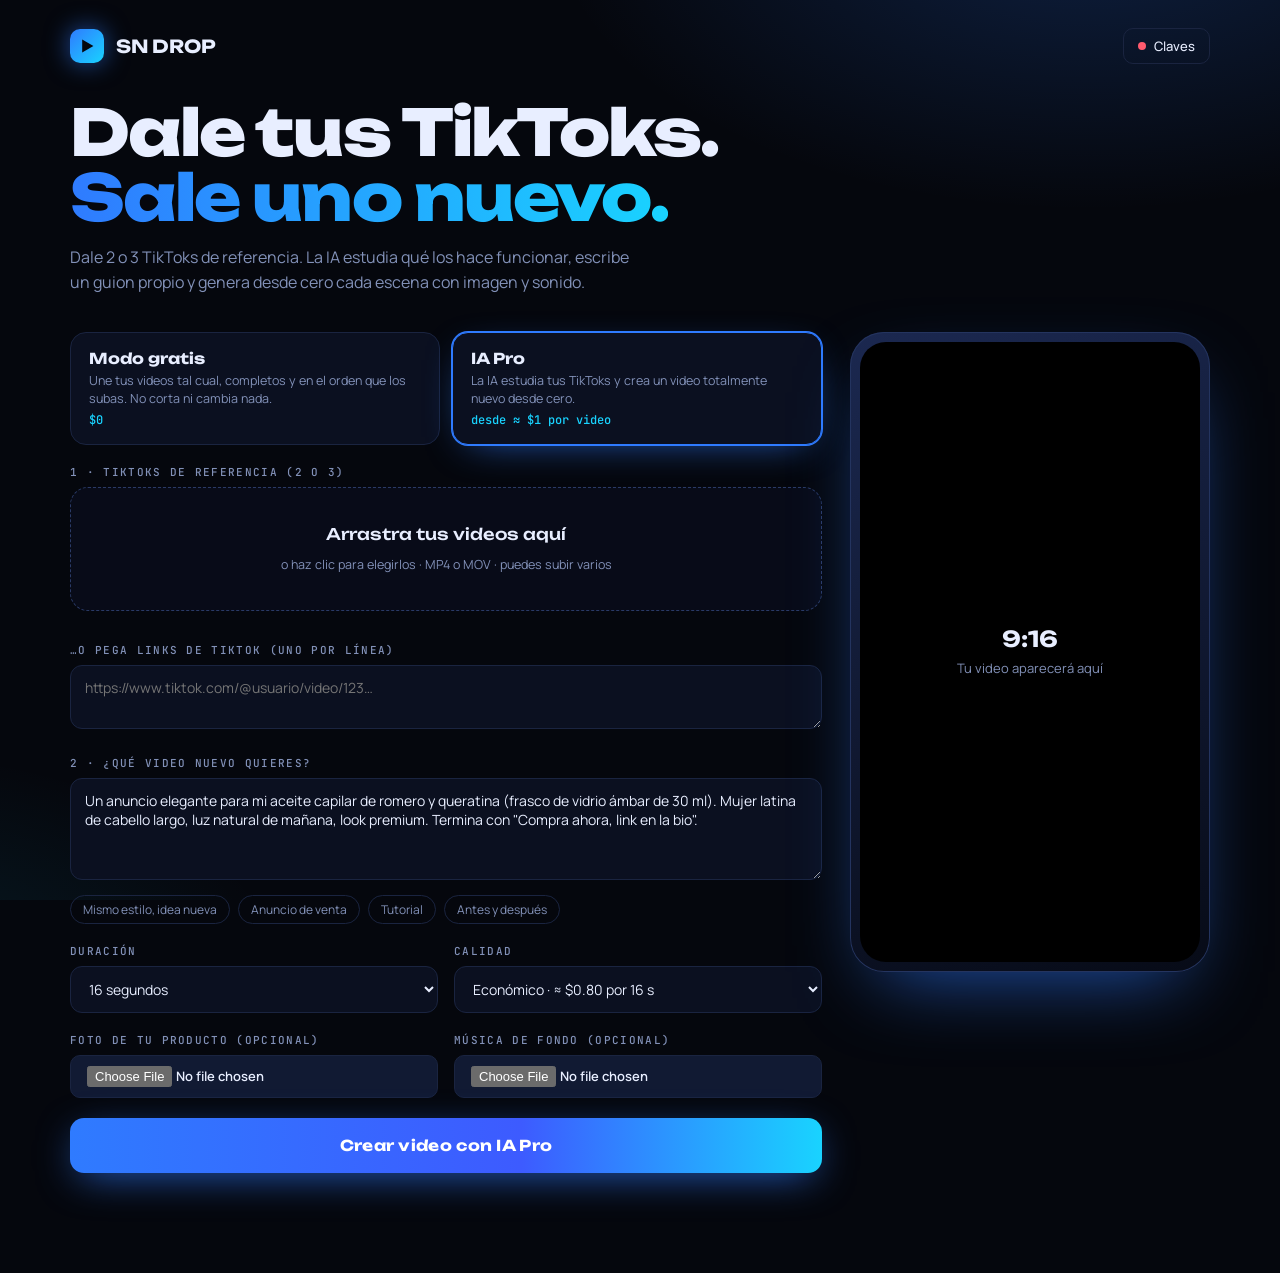
<file: tiktok-video-ai/templates/index.html>
<!doctype html>
<html lang="es">
<head>
<meta charset="utf-8">
<meta name="viewport" content="width=device-width, initial-scale=1">
<title>SN DROP</title>
<link rel="preconnect" href="https://fonts.googleapis.com">
<link rel="stylesheet" href="https://fonts.googleapis.com/css2?family=Unbounded:wght@500;700;800&family=Manrope:wght@400;500;700&family=JetBrains+Mono:wght@500&display=swap">
<style>
/* Layout: estudio de edición oscuro — panel de entrada a la izquierda, "teléfono" 9:16 de vista previa a la derecha */
:root {
  color-scheme: dark;
  --bg: #05070d;
  --panel: #0b1020;
  --line: #1a2440;
  --fg: #e8eeff;
  --muted: #8291b8;
  --blue: #2f7bff;
  --cyan: #19d3ff;
  --danger: #ff5a6e;
  --display: "Unbounded", "Arial Black", sans-serif;
  --body: "Manrope", system-ui, -apple-system, sans-serif;
  --mono: "JetBrains Mono", ui-monospace, Menlo, monospace;
}
* { box-sizing: border-box; }
html, body { margin: 0; }
body {
  background: var(--bg);
  background-image:
    radial-gradient(900px 500px at 85% -10%, rgba(47,123,255,.22), transparent 60%),
    radial-gradient(700px 400px at -10% 110%, rgba(25,211,255,.10), transparent 60%);
  background-attachment: fixed;
  color: var(--fg);
  font: 15px/1.6 var(--body);
  min-height: 100vh;
}
.wrap { max-width: 1180px; margin: 0 auto; padding-inline: 20px; padding-block: 28px 60px; }
header { display: flex; align-items: center; justify-content: space-between; gap: 16px; margin-bottom: 36px; }
.brand { display: flex; align-items: center; gap: 12px; font-family: var(--display); font-weight: 700; letter-spacing: -.01em; font-size: 18px; }
.logo { width: 34px; height: 34px; border-radius: 10px; background: linear-gradient(135deg, var(--blue), var(--cyan)); display: grid; place-items: center; box-shadow: 0 0 24px rgba(47,123,255,.6); }
.logo svg { width: 16px; height: 16px; fill: #05070d; }
.icon-btn { background: transparent; border: 1px solid var(--line); color: var(--fg); border-radius: 10px; padding: 8px 14px; font: 500 13px var(--body); cursor: pointer; display: flex; gap: 8px; align-items: center; }
.icon-btn:hover { border-color: var(--blue); }
.dot { width: 8px; height: 8px; border-radius: 50%; background: var(--danger); }
.dot.ok { background: #36e39a; }

h1 { font-family: var(--display); font-weight: 800; font-size: clamp(32px, 5.4vw, 64px); line-height: 1.02; letter-spacing: -.03em; margin: 0 0 14px; text-wrap: balance; }
h1 span { background: linear-gradient(90deg, var(--blue), var(--cyan)); -webkit-background-clip: text; background-clip: text; color: transparent; }
.lead { color: var(--muted); max-width: 58ch; margin: 0 0 36px; font-size: 16px; }

.grid { display: grid; grid-template-columns: minmax(0, 1fr) 360px; gap: 28px; align-items: start; }
@media (max-width: 900px) { .grid { grid-template-columns: 1fr; } }

form { display: grid; gap: 20px; min-width: 0; }
.label { font: 500 11px var(--mono); text-transform: uppercase; letter-spacing: .12em; color: var(--muted); margin-bottom: 8px; display: block; }
.drop {
  border: 1.5px dashed #2a3a66; border-radius: 18px; padding: 34px 20px; text-align: center; cursor: pointer;
  background: rgba(11,16,32,.6); transition: border-color .2s, background .2s;
}
.drop:hover, .drop.over { border-color: var(--cyan); background: rgba(47,123,255,.08); }
.drop strong { font-family: var(--display); font-weight: 500; font-size: 16px; display: block; margin-bottom: 4px; }
.drop small { color: var(--muted); }
.chips { display: flex; flex-wrap: wrap; gap: 8px; margin-top: 12px; }
.chip { background: #111a33; border: 1px solid var(--line); border-radius: 999px; padding: 4px 12px; font-size: 12px; max-width: 100%; overflow: hidden; text-overflow: ellipsis; white-space: nowrap; }
textarea, select, input[type=number], input[type=password] {
  width: 100%; background: var(--panel); border: 1px solid var(--line); color: var(--fg); border-radius: 12px;
  padding: 12px 14px; font: 14px var(--body); resize: vertical;
}
textarea:focus, input:focus, .drop:focus-visible, button:focus-visible { outline: 2px solid var(--blue); outline-offset: 2px; }
.row { display: grid; grid-template-columns: 1fr 1fr; gap: 16px; }
@media (max-width: 560px) { .row { grid-template-columns: 1fr; } }
.presets { display: flex; flex-wrap: wrap; gap: 8px; margin-top: 8px; }
.preset { background: transparent; border: 1px solid var(--line); color: var(--muted); border-radius: 999px; padding: 5px 12px; font: 12px var(--body); cursor: pointer; }
.preset:hover { color: var(--fg); border-color: var(--blue); }
.go {
  border: 0; border-radius: 14px; padding: 18px; cursor: pointer; color: #fff;
  font: 700 15px var(--display); letter-spacing: .02em;
  background: linear-gradient(90deg, var(--blue), #3d5bff 60%, var(--cyan));
  box-shadow: 0 10px 40px -10px rgba(47,123,255,.8);
  transition: transform .15s, box-shadow .15s;
}
.go:hover { transform: translateY(-1px); box-shadow: 0 14px 50px -10px rgba(25,211,255,.8); }
.go:disabled { opacity: .5; cursor: wait; transform: none; }

.phone {
  position: sticky; top: 20px; aspect-ratio: 9 / 16; max-width: 100%; border-radius: 34px; padding: 10px;
  background: linear-gradient(160deg, #1b2850, #070b17); box-shadow: 0 30px 80px -30px rgba(47,123,255,.7), inset 0 0 0 1px #24345f;
}
.screen { width: 100%; height: 100%; border-radius: 26px; background: #000; overflow: hidden; display: grid; place-items: center; position: relative; }
.screen video { width: 100%; height: 100%; object-fit: cover; }
.idle { text-align: center; padding: 24px; color: var(--muted); font-size: 13px; }
.idle b { display: block; font: 700 22px var(--display); color: var(--fg); margin-bottom: 6px; }
.spinner { width: 46px; height: 46px; border-radius: 50%; border: 3px solid #1a2440; border-top-color: var(--cyan); animation: spin 1s linear infinite; margin: 0 auto 16px; }
@keyframes spin { to { transform: rotate(360deg); } }
@media (prefers-reduced-motion: reduce) { .spinner { animation-duration: 3s; } .go { transition: none; } }

.result { margin-top: 40px; display: grid; gap: 16px; }
.card { background: var(--panel); border: 1px solid var(--line); border-radius: 16px; padding: 20px; min-width: 0; }
.card h3 { font: 700 15px var(--display); margin: 0 0 10px; }
.card p { margin: 0; white-space: pre-wrap; }
.tags { color: var(--cyan); font-family: var(--mono); font-size: 13px; }
.actions { display: flex; flex-wrap: wrap; gap: 10px; }
.btn2 { background: #111a33; border: 1px solid var(--line); color: var(--fg); border-radius: 10px; padding: 10px 16px; font: 600 13px var(--body); cursor: pointer; text-decoration: none; }
.btn2:hover { border-color: var(--blue); }
.modes { display: grid; grid-template-columns: 1fr 1fr; gap: 12px; }
@media (max-width: 560px) { .modes { grid-template-columns: 1fr; } }
.mode { cursor: pointer; }
.mode input { position: absolute; opacity: 0; }
.mode span { display: grid; gap: 4px; height: 100%; padding: 16px 18px; border-radius: 16px; border: 1.5px solid var(--line); background: var(--panel); transition: border-color .2s, box-shadow .2s; }
.mode b { font: 700 15px var(--display); }
.mode small { color: var(--muted); font-size: 12.5px; line-height: 1.45; }
.mode em { font: 500 12px var(--mono); font-style: normal; color: var(--cyan); }
.mode input:checked + span { border-color: var(--blue); box-shadow: 0 0 0 1px var(--blue), 0 10px 40px -18px rgba(47,123,255,.9); }
.mode input:focus-visible + span { outline: 2px solid var(--cyan); outline-offset: 2px; }
body.gratis .only-pro, body.pro .only-free { display: none; }
.muted { color: var(--muted); font-size: 12px; }
.err { color: var(--danger); font-weight: 600; }
table { width: 100%; border-collapse: collapse; font-size: 13px; }
td, th { text-align: left; padding: 6px 8px; border-bottom: 1px solid var(--line); }
th { font: 500 11px var(--mono); color: var(--muted); text-transform: uppercase; letter-spacing: .1em; }
td.n { font-family: var(--mono); font-variant-numeric: tabular-nums; white-space: nowrap; }
.scroll { overflow-x: auto; }

dialog { background: var(--panel); color: var(--fg); border: 1px solid var(--line); border-radius: 18px; padding: 24px; max-width: 440px; width: calc(100% - 32px); }
dialog::backdrop { background: rgba(0,0,0,.7); }
dialog h2 { font: 700 18px var(--display); margin: 0 0 8px; }
dialog p { color: var(--muted); font-size: 13px; margin: 0 0 16px; }
dialog a { color: var(--cyan); }
</style>
</head>
<body>
<div class="wrap">
  <header>
    <div class="brand"><div class="logo"><svg viewBox="0 0 10 10"><path d="M2 1 L9 5 L2 9 Z"/></svg></div>SN DROP</div>
    <button class="icon-btn" id="keyBtn" type="button"><span class="dot {{ 'ok' if has_keys else '' }}" id="keyDot"></span>Claves</button>
  </header>

  <h1>Dale tus TikToks.<br><span>Sale uno nuevo.</span></h1>
  <p class="lead" id="lead"></p>

  <div class="grid">
    <form id="form">
      <div class="modes" role="radiogroup" aria-label="Modo">
        <label class="mode"><input type="radio" name="modo" value="gratis">
          <span><b>Modo gratis</b><small>Une tus videos tal cual, completos y en el orden que los subas. No corta ni cambia nada.</small><em>$0</em></span></label>
        <label class="mode"><input type="radio" name="modo" value="pro" checked>
          <span><b>IA Pro</b><small>La IA estudia tus TikToks y crea un video totalmente nuevo desde cero.</small><em>desde ≈ $1 por video</em></span></label>
      </div>
      <div>
        <span class="label" id="lblVideos">1 · Tus videos</span>
        <div class="drop" id="drop" tabindex="0" role="button">
          <strong>Arrastra tus videos aquí</strong>
          <small>o haz clic para elegirlos · MP4 o MOV · puedes subir varios</small>
          <input type="file" id="videos" name="videos" accept="video/*" multiple hidden>
        </div>
        <div class="chips" id="chips"></div>
      </div>

      <div>
        <label class="label" for="links">…o pega links de TikTok (uno por línea)</label>
        <textarea id="links" name="links" rows="2" placeholder="https://www.tiktok.com/@usuario/video/123…"></textarea>
      </div>

      <div class="only-free">
        <label class="label" for="textos">2 · Textos en pantalla (uno por línea, opcional · se reparten a lo largo del video)</label>
        <textarea id="textos" name="textos" rows="3" placeholder="Déjalo vacío para no agregar ningún texto"></textarea>
      </div>

      <div class="only-pro">
        <label class="label" for="instrucciones">2 · ¿Qué video nuevo quieres?</label>
        <textarea id="instrucciones" name="instrucciones" rows="4">Un anuncio elegante para mi aceite capilar de romero y queratina (frasco de vidrio ámbar de 30 ml). Mujer latina de cabello largo, luz natural de mañana, look premium. Termina con "Compra ahora, link en la bio".</textarea>
        <div class="presets">
          <button type="button" class="preset" data-p="Un video viral con el mismo estilo y ritmo de mis referencias, pero con una idea nueva y original.">Mismo estilo, idea nueva</button>
          <button type="button" class="preset" data-p="Un anuncio para vender mi producto: gancho, problema, solución, beneficios y llamada a la acción.">Anuncio de venta</button>
          <button type="button" class="preset" data-p="Un tutorial paso a paso de cómo usar mi producto, con una persona hablando a cámara.">Tutorial</button>
          <button type="button" class="preset" data-p="Un video de antes y después muy dinámico, con la persona sorprendida por el resultado.">Antes y después</button>
        </div>
      </div>

      <div class="row">
        <div class="only-pro">
          <label class="label" for="duracion">Duración</label>
          <select id="duracion" name="duracion">
            <option value="8">8 segundos</option>
            <option value="16" selected>16 segundos</option>
            <option value="24">24 segundos</option>
            <option value="32">32 segundos</option>
          </select>
        </div>
        <div class="only-pro">
          <label class="label" for="calidad">Calidad</label>
          <select id="calidad" name="calidad">
            <option value="economico" selected>Económico · ≈ $0.80 por 16 s</option>
            <option value="rapido">Buena · ≈ $2.40 por 16 s</option>
            <option value="calidad">Máxima calidad · más caro</option>
          </select>
        </div>
      </div>
      <div class="row">
        <div class="only-pro">
          <label class="label" for="foto">Foto de tu producto (opcional)</label>
          <input type="file" id="foto" name="foto" accept="image/png,image/jpeg" class="btn2" style="width:100%">
        </div>
        <div>
          <label class="label" for="musica">Música de fondo (opcional)</label>
          <input type="file" id="musica" name="musica" accept="audio/*" class="btn2" style="width:100%">
        </div>
      </div>

      <button class="go" id="go" type="submit">Crear video</button>
    </form>

    <div class="phone"><div class="screen" id="screen">
      <div class="idle"><b>9:16</b>Tu video aparecerá aquí</div>
    </div></div>
  </div>

  <section class="result" id="result" hidden></section>
</div>

<dialog id="keyDlg">
  <form method="dialog" id="keyForm">
    <h2>Tus dos claves</h2>
    <p>Se guardan solo en tu Mac. Si ya las guardaste, deja los campos vacíos.</p>
    <label class="label" for="keyInput">Claude (escribe el guion)</label>
    <p>Créala en <a href="https://console.anthropic.com/settings/keys" target="_blank" rel="noopener">console.anthropic.com/settings/keys</a></p>
    <input type="password" id="keyInput" placeholder="sk-ant-…" autocomplete="off">
    <label class="label" for="gkeyInput" style="margin-top:16px">Google (genera el video)</label>
    <p>Créala en <a href="https://aistudio.google.com/apikey" target="_blank" rel="noopener">aistudio.google.com/apikey</a> y activa la facturación.</p>
    <input type="password" id="gkeyInput" placeholder="AIza…" autocomplete="off">
    <div class="actions" style="margin-top:16px">
      <button class="go" style="padding:12px 18px" id="keySave" value="save">Guardar</button>
      <button class="btn2" value="cancel">Cancelar</button>
    </div>
  </form>
</dialog>

<script>
const $ = (s) => document.querySelector(s);
const drop = $('#drop'), input = $('#videos'), chips = $('#chips');
let files = [];

function showChips() {
  chips.innerHTML = '';
  files.forEach(f => { const c = document.createElement('span'); c.className = 'chip'; c.textContent = '🎬 ' + f.name; chips.appendChild(c); });
}
drop.onclick = () => input.click();
drop.onkeydown = (e) => { if (e.key === 'Enter' || e.key === ' ') { e.preventDefault(); input.click(); } };
input.onchange = () => { files = files.concat([...input.files]); showChips(); };
['dragenter','dragover'].forEach(ev => drop.addEventListener(ev, e => { e.preventDefault(); drop.classList.add('over'); }));
['dragleave','drop'].forEach(ev => drop.addEventListener(ev, e => { e.preventDefault(); drop.classList.remove('over'); }));
drop.addEventListener('drop', e => { files = files.concat([...e.dataTransfer.files].filter(f => f.type.startsWith('video'))); showChips(); });
document.querySelectorAll('.preset').forEach(b => b.onclick = () => { $('#instrucciones').value = b.dataset.p; });

// API key
// los links externos se abren en el navegador normal del Mac
document.addEventListener('click', (e) => {
  const a = e.target.closest('a[target=_blank]');
  if (a) { e.preventDefault(); fetch('/api/abrir', { method: 'POST', headers: { 'Content-Type': 'application/json' }, body: JSON.stringify({ url: a.href }) }); }
});
const dlg = $('#keyDlg');
$('#keyBtn').onclick = () => dlg.showModal();
$('#keySave').onclick = async (e) => {
  e.preventDefault();
  const r = await fetch('/api/keys', { method: 'POST', headers: { 'Content-Type': 'application/json' }, body: JSON.stringify({ anthropic: $('#keyInput').value, google: $('#gkeyInput').value }) });
  const j = await r.json();
  $('#keyDot').classList.toggle('ok', j.ok); dlg.close();
};
// modo gratis / IA Pro
const LEADS = {
  gratis: 'Sube tus videos o clips de tu producto. Sube tus videos y la app los une en uno solo, completos y tal cual están, en formato vertical para TikTok. Si quieres, agrégale textos o música. Gratis y sin claves.',
  pro: 'Dale 2 o 3 TikToks de referencia. La IA estudia qué los hace funcionar, escribe un guion propio y genera desde cero cada escena con imagen y sonido.'
};
function setMode() {
  const m = document.querySelector('input[name=modo]:checked').value;
  document.body.className = m;
  $('#lead').textContent = LEADS[m];
  $('#lblVideos').textContent = m === 'pro' ? '1 · TikToks de referencia (2 o 3)' : '1 · Tus videos';
  $('#go').textContent = m === 'pro' ? 'Crear video con IA Pro' : 'Crear video gratis';
}
document.querySelectorAll('input[name=modo]').forEach(r => r.onchange = setMode);
setMode();

const screen = $('#screen'), result = $('#result'), go = $('#go');
function esc(s) { const d = document.createElement('div'); d.textContent = s ?? ''; return d.innerHTML; }

$('#form').onsubmit = async (e) => {
  e.preventDefault();
  const fd = new FormData();
  files.forEach(f => fd.append('videos', f));
  fd.append('links', $('#links').value);
  fd.append('instrucciones', $('#instrucciones').value);
  fd.append('duracion', $('#duracion').value);
  fd.append('calidad', $('#calidad').value);
  fd.append('modo', document.querySelector('input[name=modo]:checked').value);
  fd.append('textos', $('#textos').value);
  if ($('#foto').files[0]) fd.append('foto', $('#foto').files[0]);
  if ($('#musica').files[0]) fd.append('musica', $('#musica').files[0]);

  go.disabled = true; result.hidden = true;
  screen.innerHTML = '<div class="idle"><div class="spinner"></div><b>Creando…</b><span id="st">Subiendo videos…</span></div>';
  const r = await fetch('/api/crear', { method: 'POST', body: fd });
  const data = await r.json();
  if (!r.ok) return fail(data.error);
  poll(data.job_id);
};

function fail(msg) {
  go.disabled = false;
  screen.innerHTML = `<div class="idle"><b>Ups</b><span class="err">${esc(msg)}</span></div>`;
}

async function poll(id) {
  const r = await fetch('/api/estado/' + id);
  const j = await r.json();
  if (j.error) return fail(j.error);
  const st = document.getElementById('st'); if (st) st.textContent = j.status;
  if (!j.done) return setTimeout(() => poll(id), 1500);
  go.disabled = false;
  const src = '/videos/' + j.video;
  screen.innerHTML = `<video src="${src}" controls autoplay playsinline loop></video>`;
  const p = j.plan;
  if (p.modo === 'gratis') return showFree(p, src, j);
  const rows = p.escenas.map((s, i) => `<tr><td class="n">${i + 1}</td><td>${esc(s.texto_pantalla)}</td><td class="muted">${esc(s.prompt_video)}</td></tr>`).join('');
  const caption = p.caption + '\n\n' + p.hashtags.map(h => h.startsWith('#') ? h : '#' + h).join(' ');
  result.innerHTML = `
    <div class="card"><h3>${esc(p.titulo)}</h3>
      <div class="actions"><button class="btn2" id="finder">Ver en Finder</button><button class="btn2" id="copy">Copiar caption + hashtags</button></div>
      <p class="muted" style="margin-top:10px">Guardado en la carpeta SN DROP › Videos creados.</p></div>
    <div class="card"><h3>Caption</h3><p>${esc(p.caption)}</p><p class="tags" style="margin-top:10px">${esc(p.hashtags.join(' '))}</p></div>
    <div class="card"><h3>Lo que la IA aprendió de tus TikToks</h3><p>${esc(p.analisis)}</p></div>
    <div class="card"><h3>Guion de escenas</h3><div class="scroll"><table><tr><th>#</th><th>Texto en pantalla</th><th>Lo que generó la IA</th></tr>${rows}</table></div></div>`;
  result.hidden = false;
  $('#copy').onclick = async (ev) => { await fetch('/api/copiar', { method: 'POST', headers: { 'Content-Type': 'application/json' }, body: JSON.stringify({ text: caption }) }); ev.target.textContent = '¡Copiado!'; };
  $('#finder').onclick = () => fetch('/api/finder/' + j.video, { method: 'POST' });
}

function showFree(p, src, j) {
  const rows = p.videos.map((v, i) => `<tr><td class="n">${i + 1}</td><td>${esc(v)}</td></tr>`).join('');
  const textRows = p.textos.map((t, i) => `<tr><td class="n">${i + 1}</td><td>${esc(t)}</td></tr>`).join('');
  result.innerHTML = `
    <div class="card"><h3>${esc(p.titulo)}</h3>
      <div class="actions"><button class="btn2" id="finder">Ver en Finder</button></div>
      <p class="muted" style="margin-top:10px">Guardado en la carpeta SN DROP › Videos creados.</p></div>
    <div class="card"><h3>Videos unidos (en este orden)</h3><div class="scroll"><table><tr><th>#</th><th>Video</th></tr>${rows}</table></div></div>
    ${p.textos.length ? `<div class="card"><h3>Textos (aparecen en este orden)</h3><div class="scroll"><table><tr><th>#</th><th>Texto</th></tr>${textRows}</table></div></div>` : ''}`;
  result.hidden = false;
  $('#finder').onclick = () => fetch('/api/finder/' + j.video, { method: 'POST' });
}
</script>
</body>
</html>
</file>
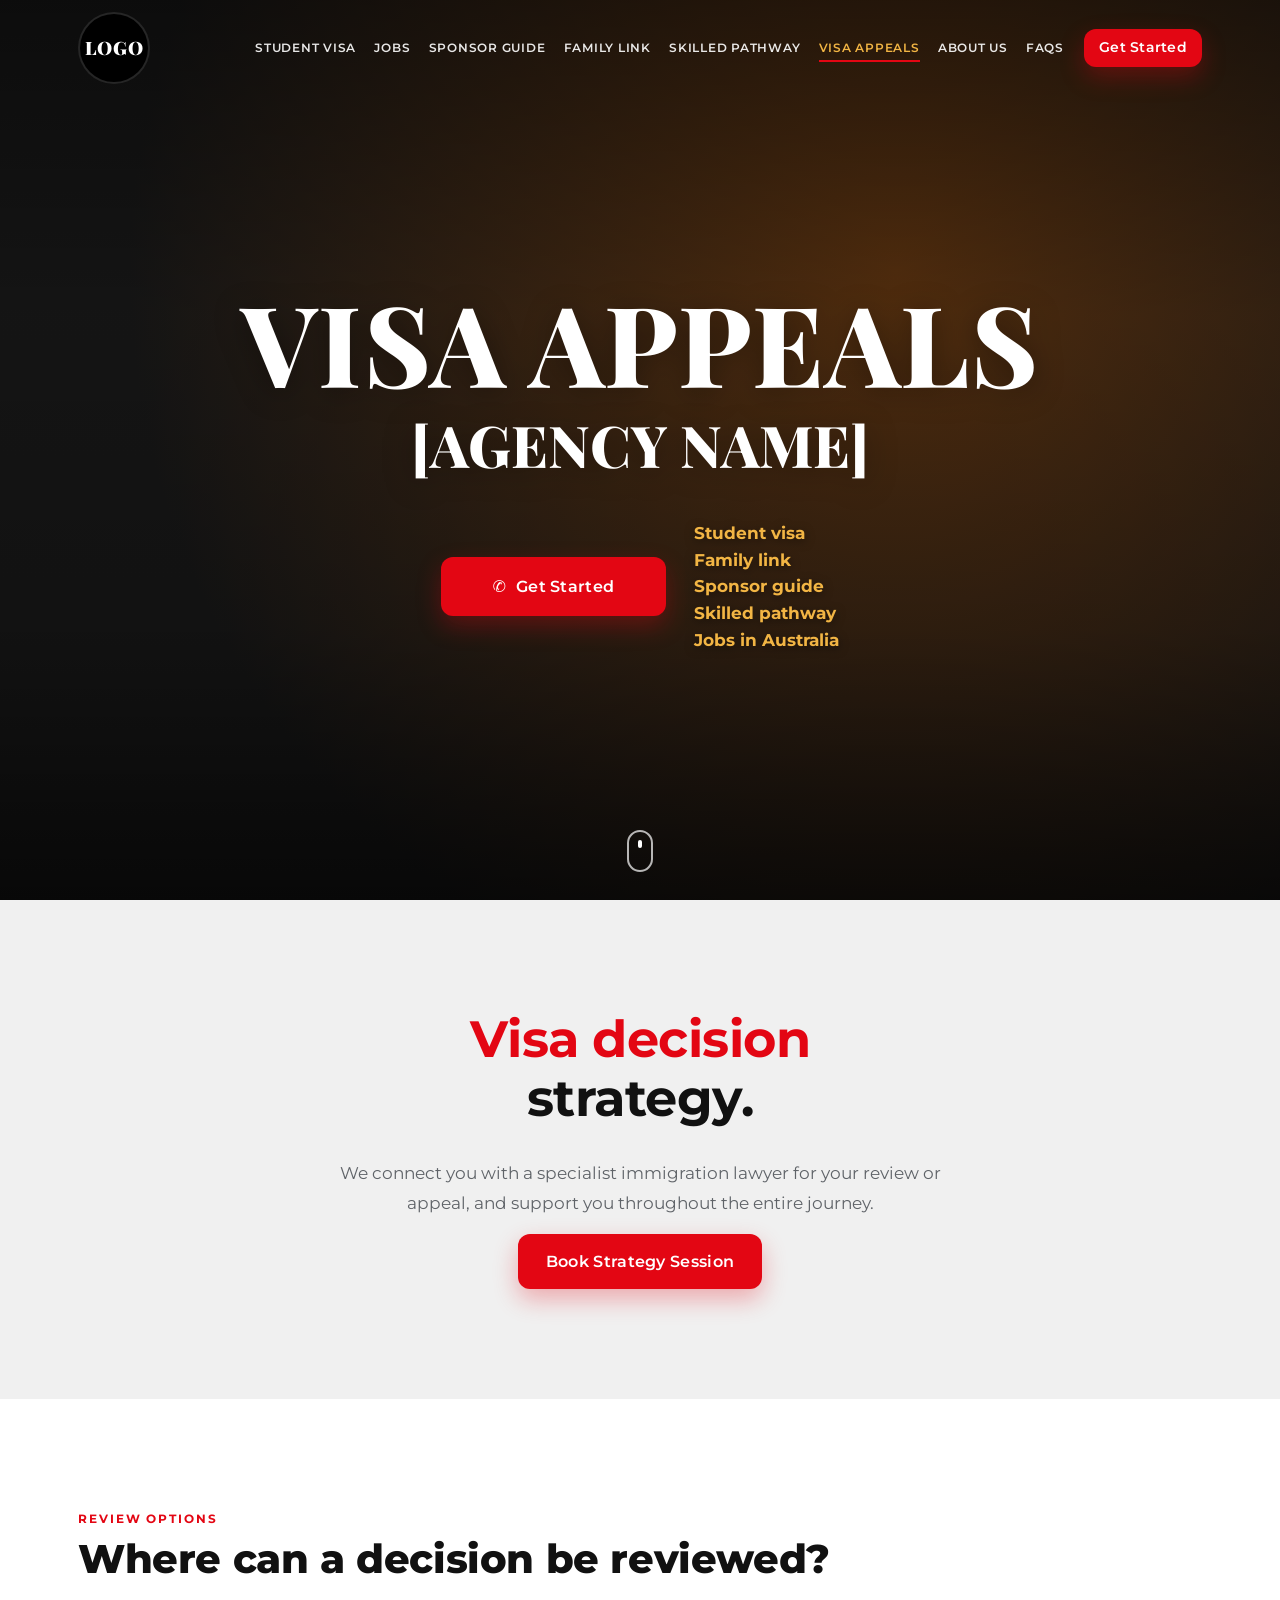
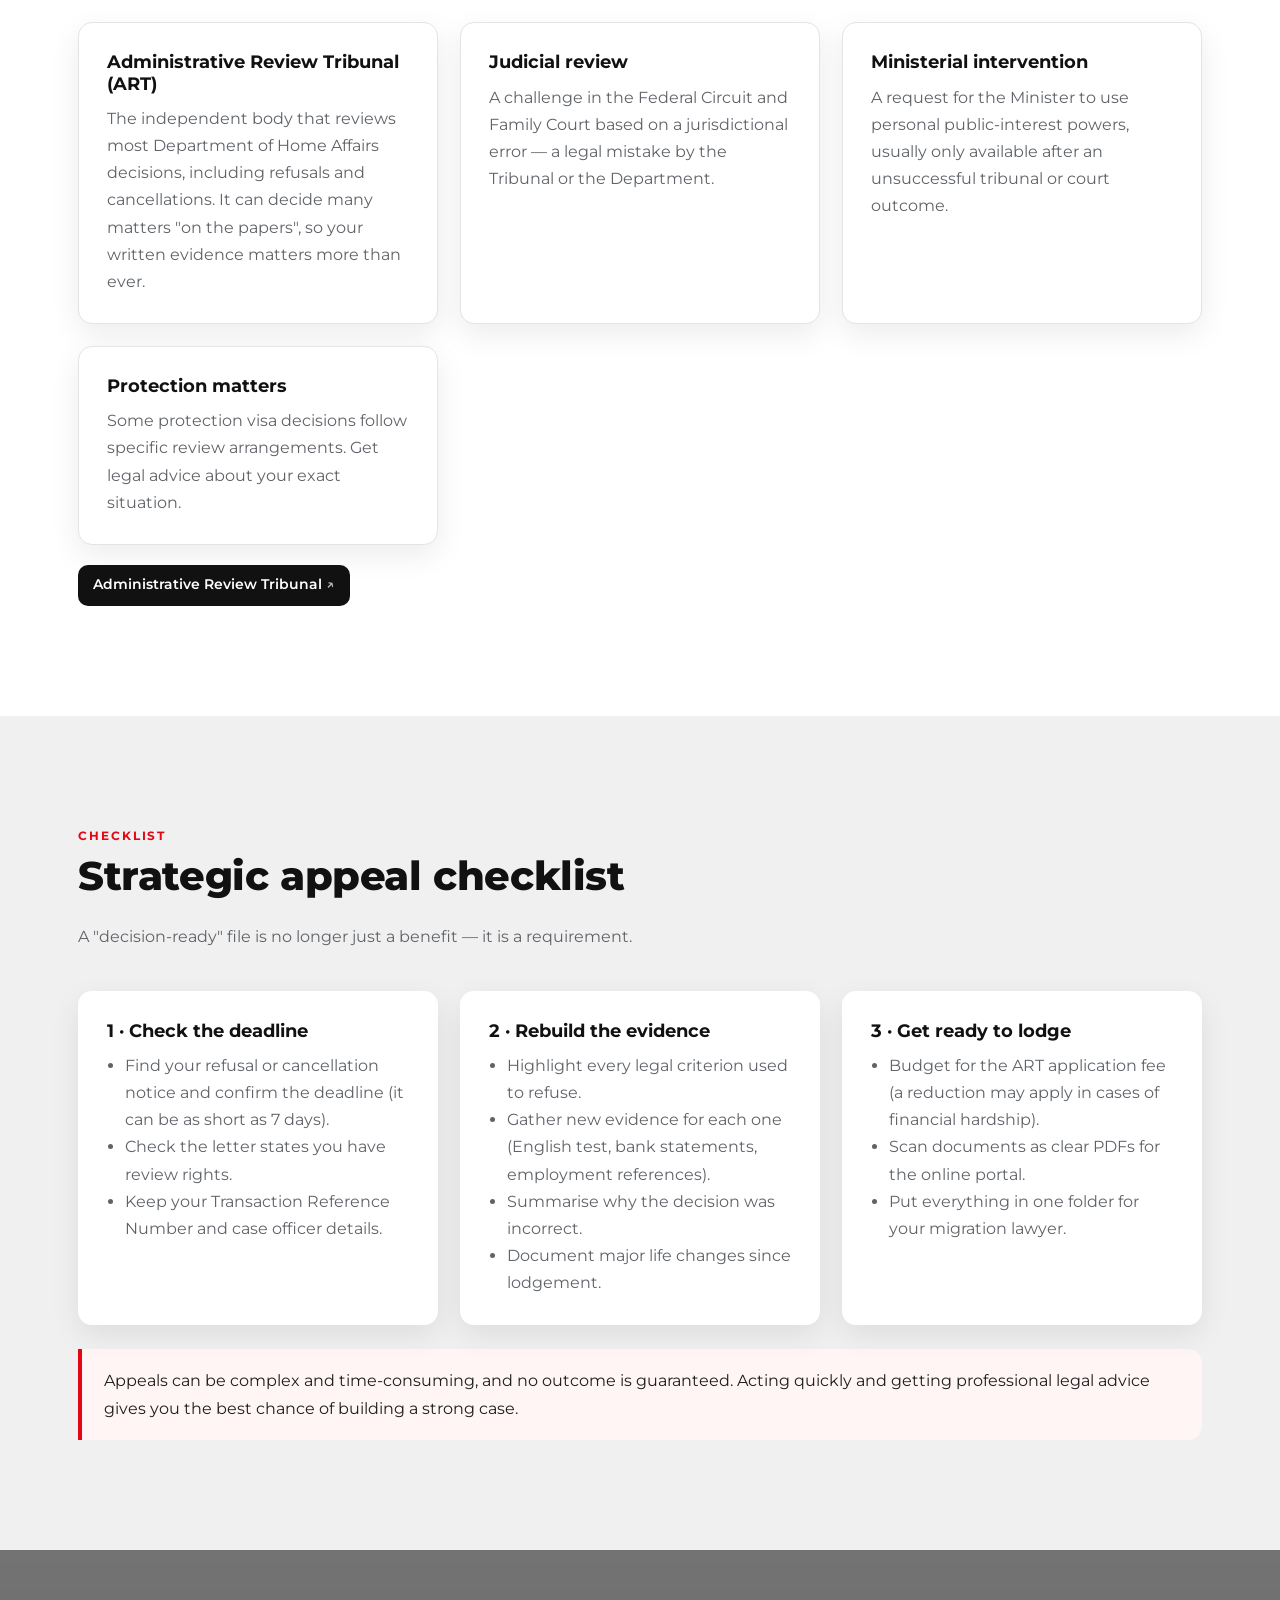
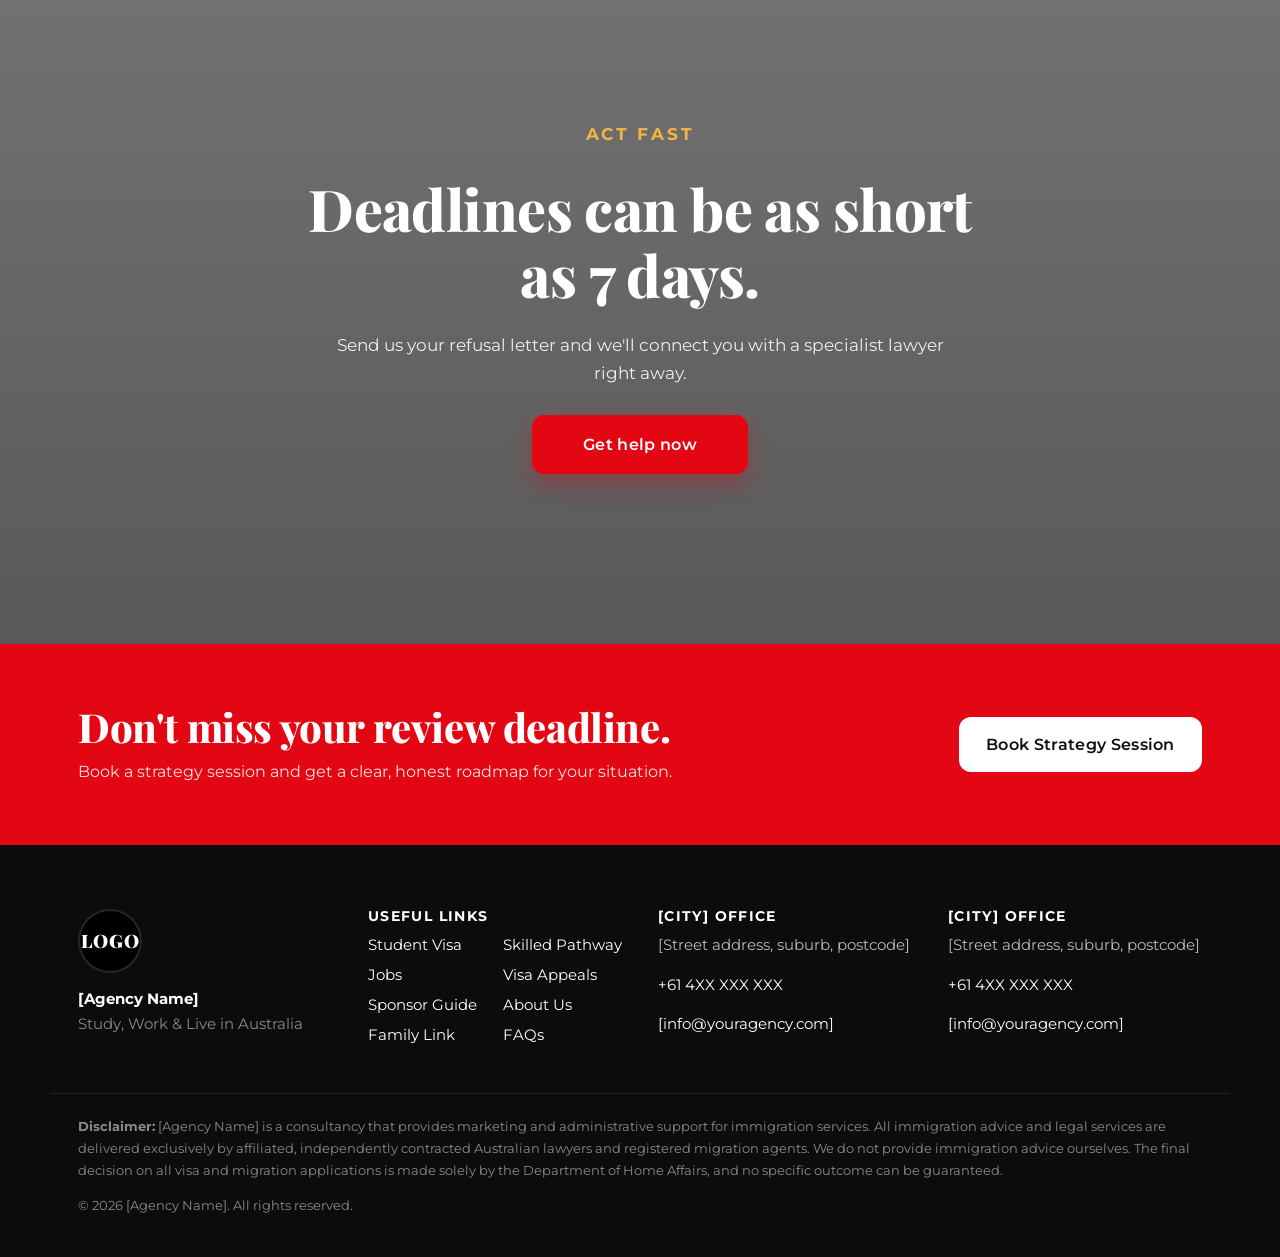
<file: sitio-visas/appeals.html>
<!doctype html>
<html lang="en">
<head>
  <meta charset="utf-8">
  <meta name="viewport" content="width=device-width, initial-scale=1">
  <title>Visa Refusal &amp; Appeals | ART Review Strategy</title>
  <meta name="description" content="Visa refused or cancelled? Understand your review options with the Administrative Review Tribunal (ART) and prepare a decision-ready file.">
  <link rel="preconnect" href="https://fonts.googleapis.com">
  <link href="https://fonts.googleapis.com/css2?family=Montserrat:wght@400;500;600;700;800&family=Playfair+Display:wght@700;800;900&display=swap" rel="stylesheet">
  <link rel="stylesheet" href="assets/styles.css">
</head>
<body>
  <header id="site-header"></header>

  <main>
    <section class="hero" data-hero="law">
      <div class="container hero-inner">
        <h1>Visa Appeals</h1>
        <p class="hero-brand" data-brand></p>
        <div class="hero-row">
          <a class="btn btn-red btn-lg" data-booking href="#"><span aria-hidden="true">✆</span> Get Started</a>
          <ul class="hero-links" data-quicklinks></ul>
        </div>
      </div>
      <a class="scroll-cue" href="#intro" aria-label="Scroll down"></a>
    </section>

    <section id="intro" class="intro-sec">
      <div class="container intro intro-center">
        <div>
          <h2 class="display"><span class="red">Visa decision</span><br>strategy.</h2>
          <p class="lead-dark">We connect you with a specialist immigration lawyer for your review or appeal, and support you throughout the entire journey.</p>
          <a class="btn btn-red" data-booking href="#">Book Strategy Session</a>
        </div>
      </div>
    </section>

    <section>
      <div class="container">
        <div class="section-head">
          <p class="eyebrow">Review options</p>
          <h2>Where can a decision be reviewed?</h2>
        </div>
        <div class="grid grid-2">
          <div class="card"><h3>Administrative Review Tribunal (ART)</h3><p class="muted">The independent body that reviews most Department of Home Affairs decisions, including refusals and cancellations. It can decide many matters "on the papers", so your written evidence matters more than ever.</p></div>
          <div class="card"><h3>Judicial review</h3><p class="muted">A challenge in the Federal Circuit and Family Court based on a jurisdictional error — a legal mistake by the Tribunal or the Department.</p></div>
          <div class="card"><h3>Ministerial intervention</h3><p class="muted">A request for the Minister to use personal public-interest powers, usually only available after an unsuccessful tribunal or court outcome.</p></div>
          <div class="card"><h3>Protection matters</h3><p class="muted">Some protection visa decisions follow specific review arrangements. Get legal advice about your exact situation.</p></div>
        </div>
        <div class="link-list">
          <a href="https://www.art.gov.au/" target="_blank" rel="noopener">Administrative Review Tribunal</a>
        </div>
      </div>
    </section>

    <section class="soft">
      <div class="container">
        <div class="section-head">
          <p class="eyebrow">Checklist</p>
          <h2>Strategic appeal checklist</h2>
          <p class="muted">A "decision-ready" file is no longer just a benefit — it is a requirement.</p>
        </div>
        <div class="grid grid-3">
          <div class="card">
            <h3>1 · Check the deadline</h3>
            <ul class="muted" style="padding-left:1.1em;margin:0">
              <li>Find your refusal or cancellation notice and confirm the deadline (it can be as short as 7 days).</li>
              <li>Check the letter states you have review rights.</li>
              <li>Keep your Transaction Reference Number and case officer details.</li>
            </ul>
          </div>
          <div class="card">
            <h3>2 · Rebuild the evidence</h3>
            <ul class="muted" style="padding-left:1.1em;margin:0">
              <li>Highlight every legal criterion used to refuse.</li>
              <li>Gather new evidence for each one (English test, bank statements, employment references).</li>
              <li>Summarise why the decision was incorrect.</li>
              <li>Document major life changes since lodgement.</li>
            </ul>
          </div>
          <div class="card">
            <h3>3 · Get ready to lodge</h3>
            <ul class="muted" style="padding-left:1.1em;margin:0">
              <li>Budget for the ART application fee (a reduction may apply in cases of financial hardship).</li>
              <li>Scan documents as clear PDFs for the online portal.</li>
              <li>Put everything in one folder for your migration lawyer.</li>
            </ul>
          </div>
        </div>
        <div class="callout" style="margin-top:24px">
          <p>Appeals can be complex and time-consuming, and no outcome is guaranteed. Acting quickly and getting professional legal advice gives you the best chance of building a strong case.</p>
        </div>
      </div>
    </section>

    <section class="photo-band" data-band="signing">
      <div class="container">
        <p class="eyebrow" style="color:var(--gold)">Act fast</p>
        <h2>Deadlines can be as short as 7 days.</h2>
        <p>Send us your refusal letter and we'll connect you with a specialist lawyer right away.</p>
        <a class="btn btn-red btn-lg" data-booking href="#">Get help now</a>
      </div>
    </section>

    <div class="cta-band" data-cta="Don't miss your review deadline."></div>
  </main>

  <footer id="site-footer"></footer>
  <script src="assets/site.js"></script>
</body>
</html>
</file>
<file: assets/css/styles.css>
/* =========================================================
   GleamXi · Landing page 2x1
   Paleta: verde oscuro, negro, dorado, toques verde claro
   ========================================================= */
:root {
  --ink: #0b1510;
  --forest-900: #0f1f17;
  --forest-800: #15291f;
  --forest-700: #1d3a2b;
  --forest-600: #2a4d39;
  --sage: #9ccf9a;
  --sage-soft: #cfe6cc;
  --mint-bg: #f3f7f1;
  --cream: #fbfaf5;
  --gold: #d4af5a;
  --gold-600: #b98f36;
  --gold-soft: #f1dfa9;
  --text: #1c2620;
  --muted: #5d6b62;
  --white: #ffffff;
  --radius: 18px;
  --radius-sm: 12px;
  --shadow: 0 18px 40px -18px rgba(9, 25, 16, .35);
  --shadow-lg: 0 30px 70px -25px rgba(0, 0, 0, .55);
  --font-head: "Montserrat", system-ui, sans-serif;
  --font-body: "Inter", system-ui, sans-serif;
  --font-script: "Allura", cursive;
  --header-h: 64px;
}

*, *::before, *::after { box-sizing: border-box; }
html { scroll-behavior: smooth; scroll-padding-top: calc(var(--header-h) + 12px); -webkit-text-size-adjust: 100%; }
body {
  margin: 0;
  font-family: var(--font-body);
  font-size: 16px;
  line-height: 1.6;
  color: var(--text);
  background: var(--cream);
  -webkit-font-smoothing: antialiased;
  overflow-x: hidden;
}
img { max-width: 100%; height: auto; display: block; }
a { color: inherit; }
h1, h2, h3 { font-family: var(--font-head); line-height: 1.15; margin: 0 0 .5em; letter-spacing: -.01em; }
h2 { font-size: clamp(1.7rem, 4vw, 2.6rem); font-weight: 800; }
h3 { font-size: 1.1rem; font-weight: 700; }
p { margin: 0 0 1em; }

.container { width: 100%; max-width: 1160px; margin: 0 auto; padding: 0 20px; }
.container--narrow { max-width: 820px; }
.script { font-family: var(--font-script); font-weight: 400; color: var(--sage); font-size: 1.35em; letter-spacing: 0; line-height: .8; }
.eyebrow {
  display: inline-block; font-family: var(--font-head); font-size: .78rem; font-weight: 700;
  letter-spacing: .18em; text-transform: uppercase; color: var(--forest-600); margin-bottom: .9rem;
}
.eyebrow--gold { color: var(--gold); }

/* ---------- Botones ---------- */
.btn {
  --bg: var(--forest-800); --fg: #fff;
  display: inline-flex; align-items: center; justify-content: center; gap: .55em;
  padding: .85em 1.5em; border-radius: 999px; border: 2px solid transparent;
  background: var(--bg); color: var(--fg);
  font-family: var(--font-head); font-weight: 800; font-size: .95rem; letter-spacing: .02em;
  text-decoration: none; text-align: center; cursor: pointer;
  transition: transform .2s ease, box-shadow .2s ease, background .2s ease;
}
.btn:hover { transform: translateY(-2px); }
.btn:active { transform: translateY(0); }
.btn:focus-visible { outline: 3px solid var(--sage); outline-offset: 3px; }
.btn--gold {
  background: linear-gradient(135deg, #e7c776 0%, var(--gold) 45%, var(--gold-600) 100%);
  color: var(--ink);
  box-shadow: 0 10px 24px -10px rgba(212, 175, 90, .8);
}
.btn--gold:hover { box-shadow: 0 16px 30px -10px rgba(212, 175, 90, .95); }
.btn--ghost { background: transparent; color: #fff; border-color: rgba(255,255,255,.35); }
.btn--ghost:hover { border-color: var(--sage); color: var(--sage-soft); }
.btn--sm { padding: .55em 1.1em; font-size: .82rem; }
.btn--lg { padding: 1em 1.8em; font-size: 1rem; }
.btn--xl { padding: 1.1em 2em; font-size: 1.05rem; }
.btn--block { width: 100%; }
.ico { width: 1.25em; height: 1.25em; flex-shrink: 0; }
.btn--pulse { position: relative; }
.btn--pulse::after {
  content: ""; position: absolute; inset: -2px; border-radius: inherit;
  box-shadow: 0 0 0 0 rgba(212, 175, 90, .6);
  animation: pulse 2.2s infinite;
  pointer-events: none;
}
@keyframes pulse {
  0% { box-shadow: 0 0 0 0 rgba(212, 175, 90, .55); }
  70% { box-shadow: 0 0 0 16px rgba(212, 175, 90, 0); }
  100% { box-shadow: 0 0 0 0 rgba(212, 175, 90, 0); }
}

/* ---------- Barra de anuncio ---------- */
.announce { background: var(--ink); color: var(--gold-soft); font-size: .82rem; font-family: var(--font-head); font-weight: 600; }
.announce__track {
  display: flex; justify-content: center; align-items: center; gap: 28px; flex-wrap: wrap;
  padding: 8px 16px; text-align: center;
}
.announce strong { color: var(--gold); }
.announce__timer strong { font-variant-numeric: tabular-nums; }

/* ---------- Header ---------- */
.header {
  position: sticky; top: 0; z-index: 50;
  background: rgba(15, 31, 23, .92);
  backdrop-filter: saturate(140%) blur(10px); -webkit-backdrop-filter: saturate(140%) blur(10px);
  border-bottom: 1px solid rgba(212, 175, 90, .18);
}
.header__inner { height: var(--header-h); display: flex; align-items: center; justify-content: space-between; gap: 16px; }
.logo { font-family: var(--font-head); font-weight: 700; font-size: 1.55rem; color: var(--gold); text-decoration: none; letter-spacing: -.01em; }
.logo span { color: var(--gold-soft); }
.nav { display: flex; gap: 28px; }
.nav a { color: rgba(255,255,255,.82); text-decoration: none; font-size: .92rem; font-weight: 500; transition: color .2s; }
.nav a:hover { color: var(--sage); }

/* ---------- Hero ---------- */
.hero { position: relative; background: var(--forest-900); color: #fff; overflow: hidden; padding: 56px 0 72px; }
.hero__bg {
  position: absolute; inset: 0;
  background:
    radial-gradient(60% 70% at 85% 10%, rgba(156, 207, 154, .22), transparent 60%),
    linear-gradient(180deg, rgba(15,31,23,.55), rgba(15,31,23,.95)),
    url("../img/fondo-bosque.webp") center/cover no-repeat;
  opacity: .9;
}
.hero__grid { position: relative; display: grid; grid-template-columns: 1.05fr .95fr; gap: 48px; align-items: center; }
.hero .eyebrow { color: var(--sage); }
.hero__title { font-size: clamp(2.1rem, 5.2vw, 3.6rem); font-weight: 800; }
.hero__title .script { font-size: 1.5em; color: var(--sage); display: inline-block; transform: translateY(.06em); }
.hero__sub { font-size: clamp(1.02rem, 1.8vw, 1.2rem); color: rgba(255,255,255,.82); max-width: 34em; }
.hero__promo {
  display: flex; align-items: center; gap: 14px; margin: 24px 0;
  padding: 14px 18px; border-radius: var(--radius-sm);
  background: linear-gradient(90deg, rgba(212,175,90,.18), rgba(212,175,90,.04));
  border: 1px solid rgba(212,175,90,.45); max-width: 460px;
}
.hero__promo strong { display: block; font-family: var(--font-head); color: var(--gold-soft); }
.hero__promo span { font-size: .85rem; color: rgba(255,255,255,.7); }
.badge-2x1 {
  flex-shrink: 0; display: grid; place-items: center; width: 64px; height: 64px; border-radius: 50%;
  background: radial-gradient(circle at 30% 30%, #f3d98f, var(--gold) 55%, var(--gold-600));
  color: var(--ink); font-family: var(--font-head); font-weight: 800; font-size: 1.35rem;
  box-shadow: 0 8px 20px -6px rgba(212,175,90,.7);
}
.badge-2x1--lg { width: 96px; height: 96px; font-size: 2rem; margin: 0 auto 18px; }
.hero__ctas { display: flex; flex-wrap: wrap; gap: 12px; margin-bottom: 22px; }
.trust { list-style: none; padding: 0; margin: 0; display: flex; flex-wrap: wrap; gap: 8px 22px; font-size: .9rem; color: rgba(255,255,255,.8); }
.trust li { display: flex; align-items: center; gap: 6px; }
.trust svg { width: 18px; height: 18px; color: var(--sage); }

.hero__media { display: flex; justify-content: center; }
.hero__frame { position: relative; width: min(440px, 100%); }
.hero__frame img {
  border-radius: 28px; box-shadow: var(--shadow-lg);
  border: 1px solid rgba(212,175,90,.3);
  aspect-ratio: 564 / 900; object-fit: cover; width: 100%;
}
.sticker {
  position: absolute; top: -14px; right: -14px; width: 104px; height: 104px; border-radius: 50%;
  background: radial-gradient(circle at 30% 30%, #f3d98f, var(--gold) 55%, var(--gold-600));
  color: var(--ink); display: grid; place-content: center; text-align: center;
  font-family: var(--font-head); box-shadow: 0 14px 30px -10px rgba(0,0,0,.6);
  animation: float 4s ease-in-out infinite;
  border: 3px dashed rgba(15,31,23,.25);
}
.sticker b { font-size: 2rem; line-height: 1; font-weight: 800; }
.sticker span { font-size: .75rem; font-weight: 800; letter-spacing: .2em; }
.chip {
  position: absolute; display: flex; align-items: center; gap: 8px;
  padding: 9px 14px; border-radius: 999px; font-size: .82rem; font-weight: 600;
  background: rgba(255,255,255,.95); color: var(--forest-800); box-shadow: var(--shadow);
  animation: float 5s ease-in-out infinite;
}
.chip svg { width: 18px; height: 18px; color: var(--forest-600); }
.chip--a { left: -26px; top: 38%; }
.chip--b { right: -22px; bottom: 14%; animation-delay: -2.5s; }
@keyframes float { 0%,100% { transform: translateY(0); } 50% { transform: translateY(-8px); } }

/* ---------- Sellos ---------- */
.seals { background: var(--forest-800); color: #fff; border-top: 1px solid rgba(212,175,90,.2); border-bottom: 1px solid rgba(212,175,90,.2); }
.seals__grid { display: grid; grid-template-columns: repeat(4, 1fr); }
.seal { display: flex; align-items: center; justify-content: center; gap: 12px; padding: 20px 10px; font-family: var(--font-head); font-size: .8rem; font-weight: 600; letter-spacing: .06em; text-transform: uppercase; line-height: 1.3; }
.seal + .seal { border-left: 1px solid rgba(255,255,255,.1); }
.seal svg { width: 40px; height: 40px; padding: 8px; border-radius: 50%; border: 1.5px solid var(--gold); color: var(--gold); flex-shrink: 0; }

/* ---------- Oferta 2x1 ---------- */
.offer { padding: 72px 0; background: linear-gradient(180deg, var(--forest-800) 0, var(--forest-800) 30%, var(--cream) 30%); }
.offer__card {
  display: grid; grid-template-columns: .9fr 1.1fr; overflow: hidden;
  background: var(--ink); color: #fff; border-radius: 28px; box-shadow: var(--shadow-lg);
  border: 1px solid rgba(212,175,90,.35);
}
.offer__media {
  position: relative; display: grid; place-items: center; padding: 40px 24px;
  background: radial-gradient(70% 60% at 50% 45%, rgba(156,207,154,.25), transparent 70%), var(--forest-700);
}
.duo { display: flex; gap: 14px; align-items: flex-end; }
.duo img { width: min(180px, 38vw); border-radius: 16px; box-shadow: var(--shadow-lg); border: 1px solid rgba(255,255,255,.12); }
.duo img:first-child { transform: rotate(-5deg) translateY(6px); }
.duo img:last-child { transform: rotate(5deg); }
.duo__plus {
  position: absolute; bottom: 20px; left: 50%; transform: translateX(-50%);
  background: var(--sage); color: var(--ink); font-family: var(--font-head); font-weight: 800;
  padding: 8px 18px; border-radius: 999px; white-space: nowrap; box-shadow: var(--shadow);
}
.duo__plus em { font-style: normal; background: var(--ink); color: var(--gold); padding: 2px 8px; border-radius: 999px; margin-left: 4px; font-size: .85em; }
.offer__body { padding: 44px 44px 40px; }
.offer__title { font-size: clamp(1.8rem, 4vw, 2.7rem); color: #fff; }
.offer__title span {
  display: inline-block; color: var(--ink); background: var(--gold); padding: 0 .25em; border-radius: 10px; transform: rotate(-2deg);
}
.offer__lead { font-size: 1.2rem; color: rgba(255,255,255,.85); }
.offer__lead strong { color: var(--gold-soft); }
.offer__note { margin: 16px 0 0; text-align: center; font-size: .9rem; color: rgba(255,255,255,.65); }

.price { display: flex; align-items: baseline; flex-wrap: wrap; gap: 6px 14px; margin: 4px 0 18px; }
.price[hidden] { display: none; }
.price__old { color: rgba(255,255,255,.5); text-decoration: line-through; font-size: 1.1rem; }
.price__new { font-family: var(--font-head); font-weight: 800; font-size: 2.2rem; color: var(--gold); }
.price__save { background: var(--sage); color: var(--ink); font-weight: 700; font-size: .8rem; padding: 4px 10px; border-radius: 999px; }

/* ---------- Temporizador ---------- */
.countdown { margin: 8px 0 24px; }
.countdown__label { font-family: var(--font-head); font-weight: 700; font-size: .85rem; text-transform: uppercase; letter-spacing: .12em; color: var(--sage); margin-bottom: 10px; }
.countdown__grid { display: grid; grid-template-columns: repeat(4, 1fr); gap: 10px; max-width: 440px; }
.cd {
  text-align: center; padding: 14px 4px 10px; border-radius: 14px;
  background: linear-gradient(180deg, var(--forest-700), var(--forest-800));
  border: 1px solid rgba(212,175,90,.35);
}
.cd span { display: block; font-family: var(--font-head); font-weight: 800; font-size: clamp(1.7rem, 4.5vw, 2.4rem); line-height: 1; color: var(--gold); font-variant-numeric: tabular-nums; }
.cd span.tick { animation: tick .35s ease; }
@keyframes tick { 0% { transform: translateY(-4px); opacity: .4; } 100% { transform: none; opacity: 1; } }
.cd small { display: block; margin-top: 6px; font-size: .7rem; text-transform: uppercase; letter-spacing: .12em; color: rgba(255,255,255,.65); }
.countdown__ended { margin-top: 12px; padding: 12px 16px; border-radius: 12px; background: rgba(212,175,90,.15); color: var(--gold-soft); font-weight: 600; }
.countdown--light .countdown__grid { margin: 0 auto; }

/* ---------- Secciones ---------- */
.section { padding: 88px 0; }
.section--soft { background: var(--mint-bg); }
.section__head { text-align: center; max-width: 680px; margin: 0 auto 48px; }
.section__head h2 { color: var(--forest-900); }
.section__head h2 .script { color: var(--forest-600); }
.section__head p { color: var(--muted); font-size: 1.05rem; }

/* Beneficios */
.benefits { display: grid; grid-template-columns: repeat(3, 1fr); gap: 20px; }
.benefit {
  background: #fff; border-radius: var(--radius); padding: 28px 26px;
  border: 1px solid rgba(29,58,43,.08); box-shadow: 0 8px 24px -18px rgba(9,25,16,.4);
  transition: transform .3s ease, box-shadow .3s ease, border-color .3s;
}
.benefit:hover { transform: translateY(-6px); box-shadow: var(--shadow); border-color: rgba(212,175,90,.5); }
.benefit__icon {
  width: 58px; height: 58px; border-radius: 50%; display: grid; place-items: center; margin-bottom: 18px;
  background: var(--forest-900); color: var(--gold); border: 2px solid var(--gold);
}
.benefit__icon svg { width: 28px; height: 28px; }
.benefit h3 { color: var(--forest-900); }
.benefit p { color: var(--muted); margin: 0; font-size: .96rem; }
.benefit--cta {
  display: flex; flex-direction: column; align-items: center; justify-content: center; text-align: center; gap: 16px;
  background: linear-gradient(160deg, var(--forest-700), var(--ink)); text-decoration: none; border-color: rgba(212,175,90,.4);
}
.benefit--cta .script { font-size: 2.2rem; line-height: 1.05; margin: 0; color: var(--sage-soft); }

/* Fórmula */
.formula { background: var(--forest-900); color: #fff; padding: 88px 0; overflow: hidden; }
.formula__grid { display: grid; grid-template-columns: .85fr 1.15fr; gap: 56px; align-items: center; }
.formula__media img { border-radius: 28px; box-shadow: var(--shadow-lg); max-height: 560px; width: 100%; object-fit: cover; object-position: center 30%; }
.formula h2 { color: #fff; }
.ingredient { display: flex; gap: 18px; padding: 20px; border-radius: var(--radius); background: rgba(255,255,255,.04); border: 1px solid rgba(255,255,255,.08); margin-bottom: 14px; }
.ingredient__icon { flex-shrink: 0; width: 48px; height: 48px; border-radius: 50%; display: grid; place-items: center; background: rgba(156,207,154,.15); color: var(--sage); }
.ingredient__icon svg { width: 24px; height: 24px; }
.ingredient h3 { color: var(--gold); margin-bottom: .3em; }
.ingredient p { margin: 0; color: rgba(255,255,255,.75); font-size: .96rem; }
.checks { list-style: none; padding: 0; margin: 22px 0 28px; display: grid; gap: 10px; }
.checks li { position: relative; padding-left: 30px; color: rgba(255,255,255,.88); }
.checks li::before {
  content: ""; position: absolute; left: 0; top: .15em; width: 20px; height: 20px; border-radius: 50%;
  background: var(--sage) url("data:image/svg+xml,%3Csvg xmlns='http://www.w3.org/2000/svg' viewBox='0 0 24 24'%3E%3Cpath fill='none' stroke='%230b1510' stroke-width='3' stroke-linecap='round' stroke-linejoin='round' d='M6 12.5l4 4L18 8'/%3E%3C/svg%3E") center/14px no-repeat;
}

/* Pasos */
.steps { list-style: none; padding: 0; margin: 0; display: grid; grid-template-columns: repeat(4, 1fr); gap: 20px; counter-reset: s; }
.step { position: relative; background: #fff; border-radius: var(--radius); padding: 30px 22px 24px; text-align: center; border: 1px solid rgba(29,58,43,.08); }
.step__n {
  display: grid; place-items: center; width: 52px; height: 52px; margin: 0 auto 14px; border-radius: 50%;
  background: linear-gradient(135deg, #e7c776, var(--gold-600)); color: var(--ink);
  font-family: var(--font-head); font-weight: 800; font-size: 1.3rem;
}
.step h3 { color: var(--forest-900); }
.step p { color: var(--muted); font-size: .94rem; margin: 0; }
.step:not(:last-child)::after {
  content: ""; position: absolute; top: 56px; right: -16px; width: 12px; height: 12px;
  border-top: 2px solid var(--gold); border-right: 2px solid var(--gold); transform: rotate(45deg);
}
.tip { max-width: 720px; margin: 32px auto 0; text-align: center; padding: 14px 20px; border-radius: 12px; background: #fff; border-left: 4px solid var(--sage); color: var(--muted); font-size: .94rem; }
.tip strong { color: var(--forest-700); }

/* Banner */
.banner { background: linear-gradient(90deg, var(--forest-700), var(--forest-900)); color: #fff; padding: 36px 0; }
.banner__inner { display: flex; align-items: center; justify-content: space-between; gap: 20px; flex-wrap: wrap; }
.banner h2 { margin: 0 0 4px; font-size: clamp(1.4rem, 3vw, 2rem); }
.banner p { margin: 0; color: rgba(255,255,255,.75); }
.banner strong { color: var(--gold); font-variant-numeric: tabular-nums; }

/* Pedido */
.order { display: grid; grid-template-columns: 1fr 1fr; gap: 48px; align-items: start; }
.order__info h2 { color: var(--forest-900); }
.order__info h2 .script { color: var(--forest-600); }
.order__info > p { color: var(--muted); font-size: 1.05rem; }
.order__steps { list-style: none; padding: 0; margin: 24px 0; display: grid; gap: 12px; }
.order__steps li { display: flex; align-items: center; gap: 14px; font-weight: 500; }
.order__steps span { display: grid; place-items: center; width: 34px; height: 34px; border-radius: 50%; background: var(--forest-800); color: var(--gold); font-family: var(--font-head); font-weight: 800; flex-shrink: 0; }
.mini-offer { display: flex; align-items: center; gap: 16px; padding: 14px 18px; border-radius: var(--radius); background: var(--mint-bg); border: 1px dashed var(--forest-600); }
.mini-offer img { width: 54px; border-radius: 8px; }
.mini-offer strong { display: block; font-family: var(--font-head); font-size: .95rem; color: var(--forest-900); }
.mini-offer__tag { display: inline-block; margin-top: 4px; background: var(--gold); color: var(--ink); font-weight: 800; font-size: .72rem; letter-spacing: .08em; padding: 3px 10px; border-radius: 999px; }
.mini-offer__price { margin-left: 8px; font-weight: 700; color: var(--forest-700); }

.order__form {
  background: #fff; border-radius: 24px; padding: 32px; box-shadow: var(--shadow);
  border: 1px solid rgba(212,175,90,.4); position: relative;
}
.order__form::before { content: ""; position: absolute; inset: 0 0 auto; height: 6px; border-radius: 24px 24px 0 0; background: linear-gradient(90deg, var(--forest-700), var(--sage), var(--gold)); }
.order__form h3 { font-size: 1.25rem; color: var(--forest-900); margin-bottom: 18px; }
.order__form label { display: block; font-size: .85rem; font-weight: 600; color: var(--forest-800); margin-bottom: 14px; }
.order__form input, .order__form select, .order__form textarea {
  display: block; width: 100%; margin-top: 6px; padding: 13px 14px; font: inherit; font-size: 16px; font-weight: 400;
  color: var(--text); background: var(--cream); border: 1.5px solid #d9e2db; border-radius: 12px;
  transition: border-color .2s, box-shadow .2s;
}
.order__form textarea { resize: vertical; }
.order__form input:focus, .order__form select:focus, .order__form textarea:focus { outline: none; border-color: var(--forest-600); box-shadow: 0 0 0 4px rgba(156,207,154,.35); }
.order__form .invalid { border-color: #c4553f; background: #fff6f3; }
.row { display: grid; grid-template-columns: 1fr 1fr; gap: 12px; }
.form__error { color: #b2412b; font-weight: 600; font-size: .9rem; }
.form__legal { margin: 12px 0 0; text-align: center; font-size: .82rem; color: var(--muted); }

/* FAQ */
.faq { display: grid; gap: 12px; }
.faq details { background: #fff; border-radius: 14px; border: 1px solid rgba(29,58,43,.1); overflow: hidden; transition: box-shadow .25s; }
.faq details[open] { box-shadow: 0 10px 28px -20px rgba(9,25,16,.5); border-color: rgba(212,175,90,.5); }
.faq summary {
  list-style: none; cursor: pointer; padding: 18px 56px 18px 22px; position: relative;
  font-family: var(--font-head); font-weight: 700; color: var(--forest-900);
}
.faq summary::-webkit-details-marker { display: none; }
.faq summary::after {
  content: "+"; position: absolute; right: 18px; top: 50%; transform: translateY(-50%);
  width: 28px; height: 28px; border-radius: 50%; display: grid; place-items: center;
  background: var(--forest-900); color: var(--gold); font-size: 1.2rem; font-weight: 600; transition: transform .25s;
}
.faq details[open] summary::after { content: "–"; }
.faq summary:focus-visible { outline: 3px solid var(--sage); outline-offset: -3px; }
.faq details p { padding: 0 22px 20px; margin: 0; color: var(--muted); }

/* CTA final */
.final { position: relative; padding: 96px 0; text-align: center; color: #fff; overflow: hidden; background: var(--ink); }
.final__bg {
  position: absolute; inset: 0; opacity: .55;
  background: radial-gradient(50% 60% at 50% 40%, rgba(156,207,154,.18), transparent 70%),
              linear-gradient(180deg, rgba(11,21,16,.6), rgba(11,21,16,.95)),
              url("../img/fondo-bosque.webp") center/cover no-repeat;
}
.final__inner { position: relative; max-width: 720px; }
.final h2 { font-size: clamp(1.9rem, 5vw, 3rem); }
.final p { color: rgba(255,255,255,.8); font-size: 1.1rem; }
.final .countdown { margin: 28px auto; }
.final__ctas { display: flex; flex-wrap: wrap; gap: 12px; justify-content: center; }

/* Footer */
.footer { background: var(--ink); color: rgba(255,255,255,.6); padding: 40px 0; text-align: center; border-top: 1px solid rgba(212,175,90,.2); }
.footer .logo { display: inline-block; margin-bottom: 8px; }
.footer p { margin: 0 0 6px; font-size: .9rem; }
.footer__small { font-size: .78rem !important; opacity: .7; }

/* WhatsApp flotante */
.wa-float {
  position: fixed; right: 18px; bottom: 22px; z-index: 60; width: 58px; height: 58px; border-radius: 50%;
  display: grid; place-items: center; background: #25d366; color: #fff; box-shadow: 0 12px 28px -8px rgba(0,0,0,.45);
  transition: transform .2s, bottom .3s;
}
.wa-float svg { width: 32px; height: 32px; }
.wa-float:hover { transform: scale(1.08); }
.wa-float::before { content: ""; position: absolute; inset: 0; border-radius: 50%; border: 2px solid #25d366; animation: ring 2s infinite; }
@keyframes ring { 0% { transform: scale(1); opacity: .8; } 100% { transform: scale(1.5); opacity: 0; } }

/* Barra de compra móvil */
.buybar {
  position: fixed; left: 0; right: 0; bottom: 0; z-index: 55; display: none;
  align-items: center; justify-content: space-between; gap: 12px;
  padding: 10px 16px calc(10px + env(safe-area-inset-bottom));
  background: rgba(11,21,16,.96); border-top: 1px solid rgba(212,175,90,.35);
  transform: translateY(110%); transition: transform .35s ease;
}
.buybar.is-visible { transform: none; }
.buybar__info { color: #fff; line-height: 1.2; font-family: var(--font-head); }
.buybar__info strong { display: block; color: var(--gold); font-size: .95rem; }
.buybar__info span { font-size: .8rem; color: rgba(255,255,255,.75); font-variant-numeric: tabular-nums; }
.buybar .btn { padding: .8em 1.3em; font-size: .88rem; }

/* ---------- Animaciones de entrada ---------- */
.js .reveal { opacity: 0; transform: translateY(26px); transition: opacity .7s ease, transform .7s cubic-bezier(.2,.7,.2,1); }
.js .reveal.is-in { opacity: 1; transform: none; }

/* ---------- Responsive ---------- */
@media (max-width: 960px) {
  .nav { display: none; }
  .hero { padding: 36px 0 56px; }
  .hero__grid { grid-template-columns: 1fr; gap: 36px; }
  .hero__copy { text-align: center; }
  .hero__sub, .hero__promo { margin-left: auto; margin-right: auto; }
  .hero__promo { text-align: left; }
  .hero__ctas, .trust { justify-content: center; }
  .hero__frame { width: min(360px, 82%); }
  .offer__card { grid-template-columns: 1fr; }
  .offer__body { padding: 32px 24px; }
  .countdown__grid { max-width: none; }
  .benefits { grid-template-columns: repeat(2, 1fr); }
  .formula__grid { grid-template-columns: 1fr; gap: 36px; }
  .formula__media { max-width: 420px; margin: 0 auto; }
  .steps { grid-template-columns: repeat(2, 1fr); }
  .step::after { display: none; }
  .order { grid-template-columns: 1fr; gap: 32px; }
  .banner__inner { justify-content: center; text-align: center; }
}
@media (max-width: 760px) {
  .announce__hide-sm { display: none; }
  .announce__track { gap: 6px 16px; font-size: .76rem; }
  .seals__grid { grid-template-columns: repeat(2, 1fr); }
  .seal:nth-child(3) { border-left: 0; }
  .seal:nth-child(n+3) { border-top: 1px solid rgba(255,255,255,.1); }
  .buybar { display: flex; }
  .footer { padding-bottom: 110px; }
  .hero__media { order: -1; }
  .hero__frame { width: min(250px, 66%); }
  .hero__frame img { aspect-ratio: 4 / 5; object-position: center 20%; }
  .hero .eyebrow { letter-spacing: .1em; font-size: .7rem; }
  .wa-float { bottom: 86px; width: 52px; height: 52px; }
  .section, .formula { padding: 64px 0; }
  .final { padding: 72px 0; }
}
@media (max-width: 560px) {
  .container { padding: 0 16px; }
  .header .btn--sm { padding: .5em .9em; font-size: .76rem; }
  .logo { font-size: 1.35rem; }
  .hero__ctas .btn { width: 100%; }
  .chip { font-size: .72rem; padding: 7px 11px; }
  .chip--a { left: -12px; }
  .chip--b { right: -12px; }
  .sticker { width: 84px; height: 84px; right: -8px; }
  .sticker b { font-size: 1.6rem; }
  .benefits, .steps { grid-template-columns: 1fr; }
  .row { grid-template-columns: 1fr; gap: 0; }
  .order__form { padding: 26px 18px; }
  .countdown__grid { gap: 8px; }
  .cd { padding: 12px 2px 8px; }
  .cd small { font-size: .62rem; letter-spacing: .06em; }
  .offer { padding: 48px 0; }
  .btn--xl { font-size: .95rem; padding: 1.05em 1.2em; }
  .final__ctas .btn { width: 100%; }
}

@media (prefers-reduced-motion: reduce) {
  html { scroll-behavior: auto; }
  *, *::before, *::after { animation: none !important; transition: none !important; }
  .js .reveal { opacity: 1; transform: none; }
}
</file>
<file: bienes-raices/styles.css>
:root {
  --ink: #1b2430;
  --ink-soft: #4a5565;
  --muted: #7a8494;
  --line: #e4e7ec;
  --bg: #ffffff;
  --bg-alt: #f5f3ef;
  --brand: #1f4e5f;
  --brand-dark: #163a47;
  --accent: #c8a46a;
  --radius: 14px;
  --shadow: 0 10px 30px rgba(27, 36, 48, .08);
  --font-title: "Fraunces", Georgia, serif;
  --font-body: "Inter", system-ui, -apple-system, "Segoe UI", sans-serif;
}

*, *::before, *::after { box-sizing: border-box; }
html { scroll-behavior: smooth; scroll-padding-top: 80px; }
body { margin: 0; font-family: var(--font-body); color: var(--ink); background: var(--bg); line-height: 1.6; -webkit-font-smoothing: antialiased; }
img { max-width: 100%; display: block; }
a { color: inherit; }
h1, h2, h3 { font-family: var(--font-title); font-weight: 600; line-height: 1.15; margin: 0 0 .5em; }
h1 { font-size: clamp(2.2rem, 5vw, 3.8rem); }
h2 { font-size: clamp(1.7rem, 3.4vw, 2.5rem); }
h3 { font-size: 1.2rem; }
p { margin: 0 0 1em; }
code { background: var(--bg-alt); padding: .1em .35em; border-radius: 4px; font-size: .9em; }

.container { width: min(1180px, 100% - 32px); margin-inline: auto; }

.eyebrow { text-transform: uppercase; letter-spacing: .14em; font-size: .75rem; font-weight: 600; color: var(--brand); margin-bottom: .6em; }
.eyebrow--light { color: var(--accent); }

/* Botones */
.btn {
  display: inline-flex; align-items: center; justify-content: center; gap: .5em;
  background: var(--brand); color: #fff; border: 0; border-radius: 999px;
  padding: .9em 1.6em; font: 600 .95rem var(--font-body); text-decoration: none;
  cursor: pointer; transition: background .2s, transform .2s, box-shadow .2s;
}
.btn:hover { background: var(--brand-dark); transform: translateY(-1px); box-shadow: 0 6px 16px rgba(31, 78, 95, .25); }
.btn--small { padding: .55em 1.2em; font-size: .88rem; }
.btn--ghost { background: transparent; color: var(--brand); box-shadow: inset 0 0 0 1.5px var(--brand); }
.btn--ghost:hover { background: var(--brand); color: #fff; }
.btn--light { background: #fff; color: var(--brand-dark); }
.btn--light:hover { background: var(--accent); color: var(--ink); }
.btn--whatsapp { background: #25d366; color: #fff; margin-top: 1rem; }
.btn--whatsapp:hover { background: #1ebe5b; }
.btn--block { width: 100%; }

/* Encabezado */
.header { position: sticky; top: 0; z-index: 50; background: rgba(255, 255, 255, .92); backdrop-filter: blur(10px); border-bottom: 1px solid var(--line); }
.header__inner { display: flex; align-items: center; justify-content: space-between; height: 68px; }
.logo { display: inline-flex; align-items: center; gap: .5rem; font-family: var(--font-title); font-size: 1.3rem; font-weight: 600; text-decoration: none; color: var(--brand); }
.logo--light { color: #fff; }
.nav { display: flex; align-items: center; gap: 1.8rem; }
.nav a:not(.btn) { text-decoration: none; font-size: .93rem; font-weight: 500; color: var(--ink-soft); transition: color .2s; }
.nav a:not(.btn):hover { color: var(--brand); }
.menu-toggle { display: none; background: none; border: 0; padding: 8px; cursor: pointer; }
.menu-toggle span { display: block; width: 22px; height: 2px; background: var(--ink); margin: 5px 0; transition: transform .25s, opacity .25s; }
.menu-toggle[aria-expanded="true"] span:nth-child(1) { transform: translateY(7px) rotate(45deg); }
.menu-toggle[aria-expanded="true"] span:nth-child(2) { opacity: 0; }
.menu-toggle[aria-expanded="true"] span:nth-child(3) { transform: translateY(-7px) rotate(-45deg); }

/* Hero */
.hero { position: relative; min-height: min(88vh, 760px); display: flex; align-items: center; color: #fff; background: linear-gradient(135deg, #1f4e5f, #2f6b6a 60%, #8a7a5c); overflow: hidden; }
.hero__media { position: absolute; inset: 0; }
.hero__media img { width: 100%; height: 100%; object-fit: cover; }
.hero__media::after { content: ""; position: absolute; inset: 0; background: linear-gradient(90deg, rgba(15, 25, 35, .78), rgba(15, 25, 35, .35)); }
.hero__content { position: relative; padding-block: 80px; }
.hero h1 { max-width: 14ch; }
.hero__lead { max-width: 52ch; font-size: 1.1rem; color: rgba(255, 255, 255, .88); margin-bottom: 2rem; }
.hero .eyebrow { color: var(--accent); }

/* Buscador */
.search { background: #fff; color: var(--ink); border-radius: var(--radius); box-shadow: 0 20px 50px rgba(0, 0, 0, .25); max-width: 900px; overflow: hidden; }
.search__tabs { display: flex; border-bottom: 1px solid var(--line); }
.search__tab { flex: 0 0 auto; background: none; border: 0; padding: 1rem 1.5rem; font: 600 .95rem var(--font-body); color: var(--muted); cursor: pointer; border-bottom: 2px solid transparent; margin-bottom: -1px; }
.search__tab.is-active { color: var(--brand); border-color: var(--brand); }
.search__fields { display: grid; grid-template-columns: 2fr 1fr 1fr auto; gap: 1rem; padding: 1.2rem 1.5rem 1.5rem; align-items: end; }
.search__submit { height: 48px; }

/* Campos */
.field { display: flex; flex-direction: column; gap: .35rem; font-size: .8rem; font-weight: 600; color: var(--ink-soft); }
.field input, .field select, .field textarea {
  font: 400 1rem var(--font-body); color: var(--ink); background: #fff;
  border: 1px solid var(--line); border-radius: 10px; padding: .75em .9em; min-height: 48px; width: 100%;
  transition: border-color .2s, box-shadow .2s;
}
.field textarea { resize: vertical; min-height: 110px; }
.field input:focus, .field select:focus, .field textarea:focus { outline: none; border-color: var(--brand); box-shadow: 0 0 0 3px rgba(31, 78, 95, .15); }
.field--inline { flex-direction: row; align-items: center; gap: .6rem; }
.field--inline select { min-height: 40px; padding: .45em .8em; width: auto; }

/* Secciones */
.section { padding: clamp(64px, 9vw, 110px) 0; }
.section--alt { background: var(--bg-alt); }
.section--dark { background: var(--brand-dark); color: #fff; }
.section__head { display: flex; justify-content: space-between; align-items: end; gap: 2rem; margin-bottom: 2rem; flex-wrap: wrap; }
.section__head h2 { margin: 0; }
.section__head--center { flex-direction: column; align-items: center; text-align: center; margin-bottom: 3rem; }
.section__note { max-width: 40ch; color: var(--muted); font-size: .88rem; margin: 0; }

/* Filtros */
.filters { display: flex; justify-content: space-between; align-items: center; gap: 1rem; flex-wrap: wrap; margin-bottom: 1rem; }
.filters__right { display: flex; gap: 1rem; flex-wrap: wrap; }
.chips { display: flex; gap: .5rem; flex-wrap: wrap; }
.chip { background: #fff; border: 1px solid var(--line); border-radius: 999px; padding: .5em 1.1em; font: 500 .9rem var(--font-body); color: var(--ink-soft); cursor: pointer; transition: all .2s; }
.chip:hover { border-color: var(--brand); color: var(--brand); }
.chip.is-active { background: var(--brand); border-color: var(--brand); color: #fff; }
.results-count { color: var(--muted); font-size: .9rem; margin-bottom: 1.5rem; }

/* Tarjetas de propiedad */
.grid { display: grid; grid-template-columns: repeat(auto-fill, minmax(300px, 1fr)); gap: 1.6rem; }
.card { background: #fff; border: 1px solid var(--line); border-radius: var(--radius); overflow: hidden; display: flex; flex-direction: column; cursor: pointer; transition: transform .25s, box-shadow .25s; text-align: left; padding: 0; font: inherit; color: inherit; }
.card:hover, .card:focus-visible { transform: translateY(-4px); box-shadow: var(--shadow); outline: none; }
.card__media { position: relative; aspect-ratio: 4 / 3; background: linear-gradient(135deg, #d8dfe3, #c9c2b4); overflow: hidden; }
.card__media img { width: 100%; height: 100%; object-fit: cover; transition: transform .5s; }
.card:hover .card__media img { transform: scale(1.04); }
.badge { position: absolute; top: 12px; left: 12px; background: #fff; color: var(--brand-dark); font-size: .72rem; font-weight: 700; text-transform: uppercase; letter-spacing: .08em; padding: .35em .8em; border-radius: 999px; }
.badge--renta { background: var(--accent); color: var(--ink); }
.card__body { padding: 1.2rem 1.3rem 1.4rem; display: flex; flex-direction: column; gap: .35rem; flex: 1; }
.card__price { font-family: var(--font-title); font-size: 1.45rem; font-weight: 600; color: var(--brand-dark); }
.card__price small { font-family: var(--font-body); font-size: .8rem; color: var(--muted); font-weight: 500; }
.card__title { font-weight: 600; font-size: 1rem; margin: 0; }
.card__loc { color: var(--muted); font-size: .88rem; margin: 0; }
.specs { display: flex; gap: 1rem; flex-wrap: wrap; margin-top: auto; padding-top: .9rem; border-top: 1px solid var(--line); font-size: .85rem; color: var(--ink-soft); list-style: none; padding-left: 0; margin-bottom: 0; }
.specs li { display: inline-flex; align-items: center; gap: .35rem; }
.specs svg { width: 16px; height: 16px; fill: var(--brand); }

.empty { text-align: center; padding: 3rem 1rem; color: var(--muted); }

/* Servicios */
.services { display: grid; grid-template-columns: repeat(4, 1fr); gap: 1.4rem; }
.service { background: #fff; border-radius: var(--radius); padding: 2rem 1.6rem; box-shadow: 0 1px 0 var(--line); }
.service__icon { width: 52px; height: 52px; border-radius: 12px; display: grid; place-items: center; background: rgba(31, 78, 95, .08); margin-bottom: 1.2rem; }
.service__icon svg { width: 26px; height: 26px; fill: var(--brand); }
.service p { color: var(--ink-soft); font-size: .95rem; margin: 0; }

/* Pasos */
.steps { list-style: none; padding: 0; margin: 0; display: grid; grid-template-columns: repeat(4, 1fr); gap: 2rem; counter-reset: none; }
.step { border-top: 2px solid var(--line); padding-top: 1.4rem; }
.step__num { display: block; font-family: var(--font-title); font-size: 2.2rem; color: var(--accent); line-height: 1; margin-bottom: .8rem; }
.step p { color: var(--ink-soft); font-size: .95rem; margin: 0; }

/* Vender */
.sell { display: grid; grid-template-columns: 1.5fr 1fr; gap: 3rem; align-items: center; }
.sell__text > p { color: rgba(255, 255, 255, .82); max-width: 52ch; }
.sell__cta { text-align: center; }
.checks { list-style: none; padding: 0; margin: 1.5rem 0 0; display: grid; grid-template-columns: 1fr 1fr; gap: .7rem 1.5rem; }
.checks li { position: relative; padding-left: 1.6rem; color: rgba(255, 255, 255, .9); }
.checks li::before { content: "✓"; position: absolute; left: 0; color: var(--accent); font-weight: 700; }

/* Contacto */
.contact { display: grid; grid-template-columns: 1fr 1.1fr; gap: 4rem; align-items: start; }
.contact__info > p { color: var(--ink-soft); }
.contact__list { list-style: none; padding: 0; margin: 1.5rem 0 0; display: grid; gap: .9rem; }
.contact__list li { display: grid; grid-template-columns: 90px 1fr; gap: 1rem; font-size: .95rem; }
.contact__list strong { color: var(--muted); font-weight: 500; }
.contact__list a { color: var(--brand); text-decoration: none; }
.form { background: #fff; border: 1px solid var(--line); border-radius: var(--radius); padding: 2rem; box-shadow: var(--shadow); display: grid; gap: 1rem; }
.form__row { display: grid; grid-template-columns: 1fr 1fr; gap: 1rem; }
.consent { font-size: .85rem; color: var(--ink-soft); display: flex; gap: .6rem; align-items: flex-start; }
.consent input { margin-top: .25rem; accent-color: var(--brand); }
.form__status { margin: 0; font-size: .9rem; min-height: 1.4em; }
.form__status.is-ok { color: #1f7a4d; }
.form__status.is-error { color: #b42318; }
.field.has-error input { border-color: #b42318; }

/* Footer */
.footer { background: #111a22; color: rgba(255, 255, 255, .7); padding: 56px 0 24px; }
.footer__inner { display: flex; justify-content: space-between; gap: 2rem; flex-wrap: wrap; padding-bottom: 32px; border-bottom: 1px solid rgba(255, 255, 255, .1); }
.footer__tag { margin-top: .8rem; font-size: .9rem; }
.footer__links { display: grid; grid-template-columns: repeat(2, auto); gap: .6rem 2.5rem; }
.footer__links a { text-decoration: none; font-size: .9rem; }
.footer__links a:hover { color: #fff; }
.footer__bottom { padding-top: 20px; font-size: .82rem; }

/* Modal */
.modal { position: fixed; inset: 0; z-index: 100; display: grid; place-items: center; padding: 16px; }
.modal[hidden] { display: none; }
.modal__backdrop { position: absolute; inset: 0; background: rgba(10, 15, 20, .6); animation: fade .2s; }
.modal__dialog { position: relative; background: #fff; border-radius: var(--radius); width: min(960px, 100%); max-height: calc(100vh - 32px); overflow-y: auto; animation: rise .25s ease-out; }
.modal__close { position: absolute; top: 12px; right: 12px; z-index: 2; width: 40px; height: 40px; border-radius: 50%; border: 0; background: rgba(255, 255, 255, .95); font-size: 1.6rem; line-height: 1; cursor: pointer; box-shadow: 0 2px 8px rgba(0, 0, 0, .15); }
.gallery { position: relative; aspect-ratio: 16 / 9; background: linear-gradient(135deg, #d8dfe3, #c9c2b4); }
.gallery img { width: 100%; height: 100%; object-fit: cover; }
.gallery__nav { position: absolute; top: 50%; transform: translateY(-50%); width: 42px; height: 42px; border-radius: 50%; border: 0; background: rgba(255, 255, 255, .9); font-size: 1.3rem; cursor: pointer; }
.gallery__nav--prev { left: 12px; }
.gallery__nav--next { right: 12px; }
.gallery__count { position: absolute; bottom: 12px; right: 12px; background: rgba(0, 0, 0, .6); color: #fff; font-size: .8rem; padding: .25em .7em; border-radius: 999px; }
.detail { padding: 1.8rem 2rem 2.2rem; display: grid; grid-template-columns: 1.6fr 1fr; gap: 2rem; }
.detail__desc { color: var(--ink-soft); }
.detail__features { columns: 2; padding-left: 1.1rem; color: var(--ink-soft); font-size: .93rem; }
.detail__aside { background: var(--bg-alt); border-radius: 12px; padding: 1.4rem; align-self: start; }
.detail__aside dl { margin: 0 0 1.2rem; display: grid; grid-template-columns: auto 1fr; gap: .5rem 1rem; font-size: .92rem; }
.detail__aside dt { color: var(--muted); }
.detail__aside dd { margin: 0; font-weight: 600; text-align: right; }

/* Botón flotante móvil */
.fab { display: none; }

/* Animaciones */
.reveal { opacity: 0; transform: translateY(18px); transition: opacity .6s ease, transform .6s ease; }
.reveal.is-visible { opacity: 1; transform: none; }
@keyframes fade { from { opacity: 0; } }
@keyframes rise { from { opacity: 0; transform: translateY(16px); } }
@media (prefers-reduced-motion: reduce) {
  html { scroll-behavior: auto; }
  .reveal { opacity: 1; transform: none; transition: none; }
  * { animation: none !important; }
}

/* Responsive */
@media (max-width: 1000px) {
  .services { grid-template-columns: repeat(2, 1fr); }
  .steps { grid-template-columns: repeat(2, 1fr); }
  .contact { grid-template-columns: 1fr; gap: 2.5rem; }
  .sell { grid-template-columns: 1fr; }
  .sell__cta { text-align: left; }
}

@media (max-width: 800px) {
  .menu-toggle { display: block; }
  .nav { position: fixed; inset: 68px 0 auto 0; flex-direction: column; align-items: stretch; gap: 0; background: #fff; border-bottom: 1px solid var(--line); padding: .5rem 16px 1.2rem; transform: translateY(-120%); transition: transform .3s; }
  .nav.is-open { transform: none; box-shadow: var(--shadow); }
  .nav a:not(.btn) { padding: .9rem 0; border-bottom: 1px solid var(--line); font-size: 1rem; }
  .nav .btn { margin-top: 1rem; }
  .search__fields { grid-template-columns: 1fr 1fr; }
  .search__fields .field:first-child, .search__submit { grid-column: 1 / -1; }
  .detail { grid-template-columns: 1fr; padding: 1.4rem; }
  .gallery { aspect-ratio: 4 / 3; }
}

@media (max-width: 560px) {
  .hero__content { padding-block: 56px; }
  .search__fields { grid-template-columns: 1fr; padding: 1rem; }
  .search__tab { flex: 1; }
  .services, .steps, .checks, .form__row { grid-template-columns: 1fr; }
  .grid { grid-template-columns: 1fr; }
  .filters, .filters__right { flex-direction: column; align-items: stretch; }
  .field--inline { justify-content: space-between; }
  .form { padding: 1.4rem; }
  .detail__features { columns: 1; }
  .footer__links { grid-template-columns: 1fr 1fr; gap: .6rem 1.5rem; }
  .fab { display: flex; position: fixed; left: 16px; right: 16px; bottom: 16px; z-index: 40; justify-content: center; background: var(--brand); color: #fff; padding: 1rem; border-radius: 999px; font-weight: 600; text-decoration: none; box-shadow: 0 10px 25px rgba(0, 0, 0, .25); }
  body { padding-bottom: 84px; }
}
</file>
<file: sitio-visas/assets/styles.css>
:root {
  --black: #111111;
  --ink: #1d1d1f;
  --muted: #5f6368;
  --line: #e4e4e4;
  --bg: #ffffff;
  --bg-soft: #f0f0f0;
  --red: #e30613;
  --red-dark: #b8050f;
  --gold: #f2b544;
  --radius: 14px;
  --shadow: 0 10px 30px rgba(0, 0, 0, 0.08);
  --max: 1180px;
  --serif: "Playfair Display", Georgia, "Times New Roman", serif;
  --sans: "Montserrat", system-ui, -apple-system, Segoe UI, Roboto, sans-serif;
}

* { box-sizing: border-box; }
html { scroll-behavior: smooth; }
body { margin: 0; font-family: var(--sans); color: var(--ink); background: var(--bg); line-height: 1.7; font-size: 16px; overflow-x: hidden; }
img { max-width: 100%; display: block; }
a { color: var(--red); }
h1, h2, h3, h4 { line-height: 1.15; color: var(--black); margin: 0 0 .6em; }
h2 { font-size: clamp(1.7rem, 3.4vw, 2.5rem); font-weight: 800; letter-spacing: -0.01em; }
h3 { font-size: 1.15rem; font-weight: 700; }
p { margin: 0 0 1em; }
.red { color: var(--red); }
.muted { color: var(--muted); }
.eyebrow { text-transform: uppercase; letter-spacing: .16em; font-size: .75rem; font-weight: 700; color: var(--red); margin-bottom: .6em; }

.container { width: 100%; max-width: var(--max); margin: 0 auto; padding: 0 16px; }
@media (min-width: 720px) { .container { padding: 0 28px; } }

/* Buttons */
.btn {
  display: inline-flex; align-items: center; justify-content: center; gap: .6em;
  background: var(--black); color: #fff; text-decoration: none; font-family: var(--sans);
  padding: .85em 1.7em; border-radius: 12px; font-weight: 600; border: 0; cursor: pointer; letter-spacing: .02em;
  transition: background .2s, transform .2s, box-shadow .2s;
}
.btn:hover { transform: translateY(-2px); }
.btn-red { background: var(--red); box-shadow: 0 10px 24px rgba(227, 6, 19, .3); }
.btn-red:hover { background: var(--red-dark); }
.btn-lg { padding: 1em 3.2em; font-size: 1rem; }
.btn-sm { padding: .55em 1.1em; font-size: .85rem; }
.btn-outline { background: transparent; color: var(--black); box-shadow: inset 0 0 0 2px var(--black); }
.btn-outline:hover { background: var(--black); color: #fff; }
.btn-light { background: #fff; color: var(--black); }
.btn-ghost { background: transparent; color: #fff; box-shadow: inset 0 0 0 2px rgba(255,255,255,.8); }
.btn-ghost:hover { background: #fff; color: var(--black); }

/* Header — transparent over the hero, solid once scrolled */
#site-header { position: fixed; inset: 0 0 auto 0; z-index: 50; transition: background .3s, box-shadow .3s; }
#site-header.scrolled, #site-header.nav-open { background: rgba(10, 10, 10, .92); backdrop-filter: blur(8px); box-shadow: 0 4px 20px rgba(0,0,0,.25); }
.nav-bar { display: flex; align-items: center; justify-content: space-between; min-height: 96px; gap: 24px; transition: min-height .3s; }
.scrolled .nav-bar { min-height: 72px; }
.brand { display: inline-flex; align-items: center; gap: .7em; text-decoration: none; color: #fff; white-space: nowrap; }
.logo {
  width: 72px; height: 72px; border-radius: 50%; background: #000; color: #fff; display: grid; place-items: center;
  font-family: var(--serif); font-weight: 900; font-size: 1.15rem; letter-spacing: .04em; border: 2px solid rgba(255,255,255,.15);
  transition: width .3s, height .3s; overflow: hidden; flex: none;
}
.logo img { width: 100%; height: 100%; object-fit: cover; }
.scrolled .logo { width: 52px; height: 52px; font-size: .9rem; }
.site-nav { display: flex; align-items: center; gap: 2px; }
.site-nav a { white-space: nowrap; }
.site-nav a:not(.btn) {
  color: #fff; text-decoration: none; padding: .5em .65em; font-size: .78rem; font-weight: 600;
  text-transform: uppercase; letter-spacing: .06em; opacity: .9; position: relative;
}
.site-nav a:not(.btn)::after { content: ""; position: absolute; left: .65em; right: .65em; bottom: .2em; height: 2px; background: var(--red); transform: scaleX(0); transition: transform .2s; }
.site-nav a:not(.btn):hover::after, .site-nav a[aria-current="page"]::after { transform: scaleX(1); }
.site-nav a[aria-current="page"] { color: var(--gold); opacity: 1; }
.site-nav .btn { margin-left: 10px; }
.nav-toggle { display: none; background: none; border: 0; padding: 8px; cursor: pointer; }
.nav-toggle span { display: block; width: 26px; height: 2px; background: #fff; margin: 6px 0; }

@media (max-width: 1100px) {
  .nav-bar { min-height: 76px; }
  .logo { width: 56px; height: 56px; font-size: .95rem; }
  .nav-toggle { display: block; }
  .site-nav { display: none; position: absolute; left: 0; right: 0; top: 100%; background: rgba(10,10,10,.97); flex-direction: column; align-items: stretch; padding: 8px 16px 22px; }
  .nav-open .site-nav { display: flex; }
  .site-nav a:not(.btn) { padding: .9em .4em; font-size: .9rem; border-bottom: 1px solid rgba(255,255,255,.08); }
  .site-nav a:not(.btn)::after { display: none; }
  .site-nav .btn { margin: 14px 0 0; }
}

/* Hero — full-screen photo */
.hero {
  position: relative; min-height: 100vh; min-height: 100svh; display: flex; align-items: center; color: #fff; overflow: hidden;
  background:
    linear-gradient(180deg, rgba(0,0,0,.55) 0%, rgba(0,0,0,.25) 35%, rgba(0,0,0,.35) 70%, rgba(0,0,0,.7) 100%),
    var(--hero-img, none) center / cover no-repeat,
    radial-gradient(circle at 70% 30%, #6b3b12 0%, #1b1b1b 70%);
  padding: 140px 0 100px;
}
.hero-inner { text-align: center; }
.hero h1 {
  font-family: var(--serif); font-weight: 800; text-transform: uppercase; color: #fff;
  font-size: clamp(2.6rem, 9vw, 7rem); letter-spacing: .01em; line-height: 1; margin: 0;
  text-shadow: 0 4px 30px rgba(0,0,0,.35);
}
.hero-brand {
  font-family: var(--serif); font-weight: 800; text-transform: uppercase;
  font-size: clamp(1.5rem, 4.6vw, 3.6rem); line-height: 1.1; margin: .25em 0 0; text-shadow: 0 4px 30px rgba(0,0,0,.35);
}
.hero-row { display: flex; align-items: center; justify-content: center; gap: 28px; margin-top: 44px; flex-wrap: wrap; }
.hero-links { list-style: none; margin: 0; padding: 0; text-align: left; line-height: 1.55; }
.hero-links a { color: var(--gold); text-decoration: none; font-weight: 700; font-size: 1.05rem; text-shadow: 0 2px 10px rgba(0,0,0,.5); }
.hero-links a:hover { color: #fff; }
@media (max-width: 600px) {
  .hero-row { flex-direction: column; gap: 22px; }
  .hero-links { text-align: center; }
  .btn-lg { width: 100%; }
}
.scroll-cue { position: absolute; left: 50%; bottom: 28px; width: 26px; height: 42px; margin-left: -13px; border: 2px solid rgba(255,255,255,.7); border-radius: 14px; }
.scroll-cue::after { content: ""; position: absolute; left: 50%; top: 8px; width: 4px; height: 8px; margin-left: -2px; border-radius: 2px; background: #fff; animation: cue 1.6s infinite; }
@keyframes cue { 0% { opacity: 1; transform: translateY(0); } 100% { opacity: 0; transform: translateY(14px); } }
@media (prefers-reduced-motion: reduce) { .scroll-cue::after { animation: none; } html { scroll-behavior: auto; } }

/* Intro block under the hero */
.intro-sec { background: var(--bg-soft); }
.display { font-size: clamp(2rem, 4.4vw, 3.2rem); font-weight: 700; letter-spacing: -0.01em; }
.lead-dark { font-size: 1.08rem; color: var(--muted); max-width: 60ch; }
.intro-center { text-align: center; }
.intro-center .lead-dark { margin-left: auto; margin-right: auto; }
.intro.split > div:last-child { text-align: center; }
.intro.split .lead-dark { margin-left: auto; margin-right: auto; }
.video { position: relative; aspect-ratio: 16 / 9; border-radius: var(--radius); overflow: hidden; background: #000; box-shadow: 0 20px 50px rgba(0,0,0,.25); }
.video iframe { position: absolute; inset: 0; width: 100%; height: 100%; border: 0; }
.video-placeholder { position: absolute; inset: 0; display: grid; place-items: center; text-align: center; color: #ddd; padding: 20px; font-size: .9rem;
  background: linear-gradient(rgba(0,0,0,.55), rgba(0,0,0,.7)), var(--poster, #111) center / cover; }
.video-placeholder .play { width: 76px; height: 54px; border-radius: 14px; background: var(--red); display: grid; place-items: center; margin: 0 auto 14px; box-shadow: 0 10px 30px rgba(227,6,19,.5); }
.video-placeholder .play::after { content: ""; border-left: 18px solid #fff; border-top: 11px solid transparent; border-bottom: 11px solid transparent; margin-left: 4px; }

/* Sections */
section { padding: clamp(64px, 9vw, 110px) 0; }
.soft { background: var(--bg-soft); }
.section-head { max-width: 760px; margin-bottom: 40px; }
.section-head.center { margin-left: auto; margin-right: auto; text-align: center; }

.grid { display: grid; gap: 22px; }
.grid-2 { grid-template-columns: repeat(auto-fit, minmax(280px, 1fr)); }
.grid-3 { grid-template-columns: repeat(auto-fit, minmax(260px, 1fr)); }
.grid-4 { grid-template-columns: repeat(auto-fit, minmax(220px, 1fr)); }

.card { background: #fff; border: 1px solid var(--line); border-radius: var(--radius); padding: 28px; box-shadow: var(--shadow); }
.soft .card { border-color: transparent; }
.card p:last-child { margin-bottom: 0; }
a.card { text-decoration: none; color: inherit; transition: transform .25s, box-shadow .25s; display: block; }
a.card:hover { transform: translateY(-4px); box-shadow: 0 18px 40px rgba(0,0,0,.14); }
.card .icon { width: 50px; height: 50px; border-radius: 50%; display: grid; place-items: center; background: #fdeaea; font-size: 1.35rem; margin-bottom: 16px; }
.card .more { color: var(--red); font-weight: 700; font-size: .9rem; }

/* Steps */
.steps { counter-reset: step; display: grid; gap: 20px; grid-template-columns: repeat(auto-fit, minmax(240px, 1fr)); }
.step { position: relative; padding: 30px 24px 26px; background: #fff; border-radius: var(--radius); border: 1px solid var(--line); box-shadow: var(--shadow); }
.step::before {
  counter-increment: step; content: "0" counter(step);
  display: block; font-family: var(--serif); font-size: 2.6rem; font-weight: 900; color: var(--red); line-height: 1; margin-bottom: 14px;
}
.step h3 { font-size: 1.05rem; }
.step p { color: var(--muted); margin: 0; font-size: .95rem; }

/* Timeline */
.timeline { list-style: none; padding: 0; margin: 0; counter-reset: tl; }
.timeline li { position: relative; padding: 0 0 28px 60px; }
.timeline li::before {
  counter-increment: tl; content: counter(tl);
  position: absolute; left: 0; top: 0; width: 40px; height: 40px; border-radius: 50%;
  background: var(--red); color: #fff; font-weight: 800; display: grid; place-items: center;
}
.timeline li::after { content: ""; position: absolute; left: 19px; top: 44px; bottom: 4px; width: 2px; background: #e8c9cb; }
.timeline li:last-child::after { display: none; }
.timeline strong { display: block; color: var(--black); }

/* Chips */
.chips { display: flex; flex-wrap: wrap; gap: 8px; padding: 0; margin: 0; list-style: none; }
.chips li { background: var(--bg-soft); padding: .35em .85em; border-radius: 999px; font-size: .86rem; font-weight: 500; }
.soft .chips li { background: #fff; }

/* Facts */
.facts { display: grid; gap: 1px; background: var(--line); border-radius: var(--radius); overflow: hidden; border: 1px solid var(--line); }
.facts > div { background: #fff; padding: 26px; }
@media (min-width: 720px) { .facts { grid-template-columns: 1fr 1fr; } }
.facts h3 { font-size: 1.05rem; }
.facts h3::before { content: ""; display: inline-block; width: 10px; height: 10px; background: var(--red); border-radius: 50%; margin-right: 10px; vertical-align: middle; }
.facts p, .facts li { color: var(--muted); font-size: .95rem; }

.split { display: grid; gap: 56px; align-items: center; }
@media (min-width: 900px) { .split { grid-template-columns: 1fr 1fr; } }

.callout { border-left: 4px solid var(--red); background: #fff5f5; padding: 18px 22px; border-radius: 0 var(--radius) var(--radius) 0; }
.callout p:last-child { margin: 0; }

.link-list { display: flex; flex-wrap: wrap; gap: 10px; margin-top: 20px; }
.link-list a { text-decoration: none; font-weight: 600; font-size: .88rem; padding: .6em 1.1em; border-radius: 10px; background: var(--black); color: #fff; }
.link-list a:hover { background: var(--red); }
.link-list a::after { content: " ↗"; opacity: .7; }

/* Visa cards */
.visa-card .sub { display: inline-block; font-size: .72rem; font-weight: 800; letter-spacing: .08em; color: #fff; background: var(--red); border-radius: 6px; padding: .25em .6em; margin-bottom: 12px; }
.visa-card ul { padding-left: 1.1em; margin: .6em 0 0; color: var(--muted); font-size: .95rem; }

/* FAQ */
details { background: #fff; border: 1px solid var(--line); border-radius: 12px; margin-bottom: 12px; box-shadow: var(--shadow); }
summary { cursor: pointer; padding: 20px 24px; font-weight: 700; color: var(--black); list-style: none; position: relative; padding-right: 56px; }
summary::-webkit-details-marker { display: none; }
summary::after { content: "+"; position: absolute; right: 24px; top: 50%; transform: translateY(-50%); font-size: 1.5rem; color: var(--red); }
details[open] summary::after { content: "–"; }
details > div { padding: 0 24px 20px; color: var(--muted); }

/* Reviews */
.rating { font-size: 1.05rem; }
.stars { color: #fbbc04; letter-spacing: 2px; }
.review-grid { display: grid; gap: 20px; grid-template-columns: repeat(auto-fit, minmax(260px, 1fr)); }
.review-card { margin: 0; background: #fff; border-radius: var(--radius); padding: 24px; box-shadow: var(--shadow); border: 1px dashed #d5d5d5; }
.review-card blockquote { margin: 10px 0 14px; color: var(--muted); font-style: italic; }
.review-card figcaption { font-weight: 700; font-size: .9rem; }

/* Team */
.team-card { text-align: center; }
.team-card .avatar { width: 120px; height: 120px; border-radius: 50%; background: var(--black); color: #fff; display: grid; place-items: center; font-family: var(--serif); font-weight: 900; font-size: 1.6rem; margin: 0 auto 16px; overflow: hidden; border: 4px solid #fff; box-shadow: 0 10px 30px rgba(0,0,0,.18); }
.team-card .avatar img { width: 100%; height: 100%; object-fit: cover; }
.team-card .role { color: var(--red); font-weight: 700; font-size: .9rem; margin-bottom: .3em; }
.team-card .creds { font-size: .85rem; color: var(--muted); }

/* CTA band */
.cta-band { background: var(--red); color: #fff; padding: 60px 0; }
.cta-inner { display: flex; align-items: center; justify-content: space-between; gap: 24px; flex-wrap: wrap; }
.cta-band h2 { color: #fff; margin-bottom: .2em; font-family: var(--serif); }
.cta-band p { color: #ffe1e1; margin: 0; }

/* Footer */
#site-footer { background: #0c0c0c; color: #b9b9b9; padding: 64px 0 28px; font-size: .92rem; }
#site-footer a { color: #fff; text-decoration: none; }
#site-footer a:hover { color: var(--gold); }
#site-footer h4 { color: #fff; font-size: .85rem; text-transform: uppercase; letter-spacing: .1em; }
#site-footer ul { list-style: none; padding: 0; margin: 0; columns: 2; }
#site-footer li { margin-bottom: .35em; }
#site-footer .logo { width: 64px; height: 64px; }
.footer-grid { display: grid; gap: 36px; grid-template-columns: repeat(auto-fit, minmax(200px, 1fr)); }
.muted-light { color: #8a8a8a; }
.disclaimer { border-top: 1px solid rgba(255,255,255,.1); margin-top: 40px; padding-top: 22px; font-size: .8rem; color: #8a8a8a; }

.wa-float { position: fixed; right: 18px; bottom: 18px; z-index: 60; background: #25d366; color: #fff; font-weight: 700; text-decoration: none; padding: .8em 1.2em; border-radius: 999px; box-shadow: 0 8px 24px rgba(0,0,0,.25); }

/* Contact form */
.form { display: grid; gap: 14px; }
.form label { font-weight: 600; font-size: .88rem; color: var(--black); display: grid; gap: 6px; }
.form input, .form select, .form textarea { font: inherit; padding: .8em .95em; border: 1px solid #d3d3d3; border-radius: 10px; background: #fff; width: 100%; }
.form input:focus, .form select:focus, .form textarea:focus { outline: 2px solid var(--red); border-color: transparent; }
.form-row { display: grid; gap: 14px; }
@media (min-width: 620px) { .form-row { grid-template-columns: 1fr 1fr; } }

/* ===== Photo components ===== */
.photo-card { position: relative; display: block; border-radius: 18px; overflow: hidden; min-height: 340px; color: #fff; text-decoration: none; box-shadow: 0 14px 40px rgba(0,0,0,.18); background: #222; isolation: isolate; }
.photo-card img { position: absolute; inset: 0; width: 100%; height: 100%; object-fit: cover; transition: transform .8s cubic-bezier(.2,.7,.2,1); z-index: -2; }
.photo-card::before { content: ""; position: absolute; inset: 0; background: linear-gradient(180deg, rgba(0,0,0,0) 30%, rgba(0,0,0,.85) 100%); z-index: -1; transition: background .4s; }
.photo-card:hover img { transform: scale(1.08); }
.photo-card:hover::before { background: linear-gradient(180deg, rgba(227,6,19,.15) 0%, rgba(0,0,0,.9) 100%); }
.photo-card .pc-body { position: absolute; left: 0; right: 0; bottom: 0; padding: 26px; }
.photo-card h3 { color: #fff; font-family: var(--serif); font-size: 1.6rem; margin-bottom: .3em; }
.photo-card p { color: #e6e6e6; font-size: .92rem; margin: 0 0 .8em; max-height: 0; opacity: 0; overflow: hidden; transition: max-height .4s, opacity .4s; }
.photo-card:hover p, .photo-card:focus-visible p { max-height: 120px; opacity: 1; }
@media (hover: none) { .photo-card p { max-height: none; opacity: 1; } }
.photo-card .tag { display: inline-block; background: var(--red); color: #fff; font-size: .7rem; font-weight: 800; letter-spacing: .1em; text-transform: uppercase; padding: .35em .7em; border-radius: 6px; margin-bottom: 10px; }
.photo-card .more { color: var(--gold); font-weight: 700; font-size: .88rem; }
.photo-grid { display: grid; gap: 22px; grid-template-columns: repeat(auto-fit, minmax(280px, 1fr)); }
@media (min-width: 1000px) { .photo-grid { grid-template-columns: repeat(3, 1fr); } .photo-grid.feature > :first-child { grid-row: span 2; min-height: 702px; } }

.img-frame { position: relative; border-radius: 22px; overflow: hidden; box-shadow: 0 24px 60px rgba(0,0,0,.22); aspect-ratio: 4 / 5; background: #ddd; }
.img-frame img { width: 100%; height: 100%; object-fit: cover; }
.img-stack { position: relative; padding: 0 0 60px 0; }
.img-stack .img-frame.small { position: absolute; right: -10px; bottom: 0; width: 46%; aspect-ratio: 1; border: 6px solid #fff; }
.img-stack .badge { position: absolute; left: -12px; top: 30px; background: var(--red); color: #fff; padding: 16px 20px; border-radius: 14px; font-weight: 700; box-shadow: 0 12px 30px rgba(227,6,19,.35); line-height: 1.2; }
.img-stack .badge strong { display: block; font-family: var(--serif); font-size: 2rem; }
@media (max-width: 600px) { .img-stack .badge { left: 10px; } .img-stack .img-frame.small { right: 10px; } }

/* Infinite photo strip */
.marquee { overflow: hidden; padding: 0; background: #0c0c0c; }
.marquee-track { display: flex; gap: 14px; width: max-content; animation: marquee 60s linear infinite; padding: 14px 0; }
.marquee:hover .marquee-track { animation-play-state: paused; }
.marquee figure { margin: 0; position: relative; width: 300px; height: 210px; border-radius: 14px; overflow: hidden; flex: none; background: #222; }
.marquee img { width: 100%; height: 100%; object-fit: cover; }
.marquee figcaption { position: absolute; left: 12px; bottom: 10px; color: #fff; font-weight: 700; font-size: .85rem; text-shadow: 0 2px 8px rgba(0,0,0,.7); }
@keyframes marquee { to { transform: translateX(-50%); } }
@media (prefers-reduced-motion: reduce) { .marquee-track { animation: none; } }

/* Big photo band with parallax */
.photo-band { position: relative; color: #fff; text-align: center; padding: clamp(90px, 14vw, 170px) 0;
  background: linear-gradient(rgba(0,0,0,.55), rgba(0,0,0,.65)), var(--band-img, #222) center / cover fixed no-repeat; }
@supports (-webkit-touch-callout: none) { .photo-band { background-attachment: scroll; } }
.photo-band h2 { color: #fff; font-family: var(--serif); font-size: clamp(2rem, 5vw, 3.6rem); max-width: 18ch; margin: 0 auto .4em; }
.photo-band p { color: #eee; max-width: 56ch; margin: 0 auto 1.6em; font-size: 1.05rem; }

/* Stats */
.stats { display: grid; grid-template-columns: repeat(auto-fit, minmax(160px, 1fr)); gap: 20px; text-align: center; }
.stat strong { display: block; font-family: var(--serif); font-size: clamp(2.4rem, 5vw, 3.4rem); color: var(--red); line-height: 1; }
.stat span { color: var(--muted); font-weight: 600; font-size: .9rem; }

/* Card with photo top */
.card-photo { padding: 0; overflow: hidden; }
.card-photo > img { width: 100%; height: 190px; object-fit: cover; transition: transform .6s; }
.card-photo:hover > img { transform: scale(1.05); }
.card-photo .cp-body { padding: 24px 26px 28px; }

/* Reveal on scroll */
.reveal { opacity: 0; transform: translateY(34px); transition: opacity .8s ease, transform .8s cubic-bezier(.2,.7,.2,1); }
.reveal.in { opacity: 1; transform: none; }
@media (prefers-reduced-motion: reduce) { .reveal { opacity: 1; transform: none; transition: none; } }

/* Hero entrance */
.hero-inner > * { animation: rise 1s cubic-bezier(.2,.7,.2,1) both; }
.hero-inner > :nth-child(2) { animation-delay: .15s; }
.hero-inner > :nth-child(3) { animation-delay: .3s; }
@keyframes rise { from { opacity: 0; transform: translateY(30px); } to { opacity: 1; transform: none; } }
@media (prefers-reduced-motion: reduce) { .hero-inner > * { animation: none; } }
</file>
